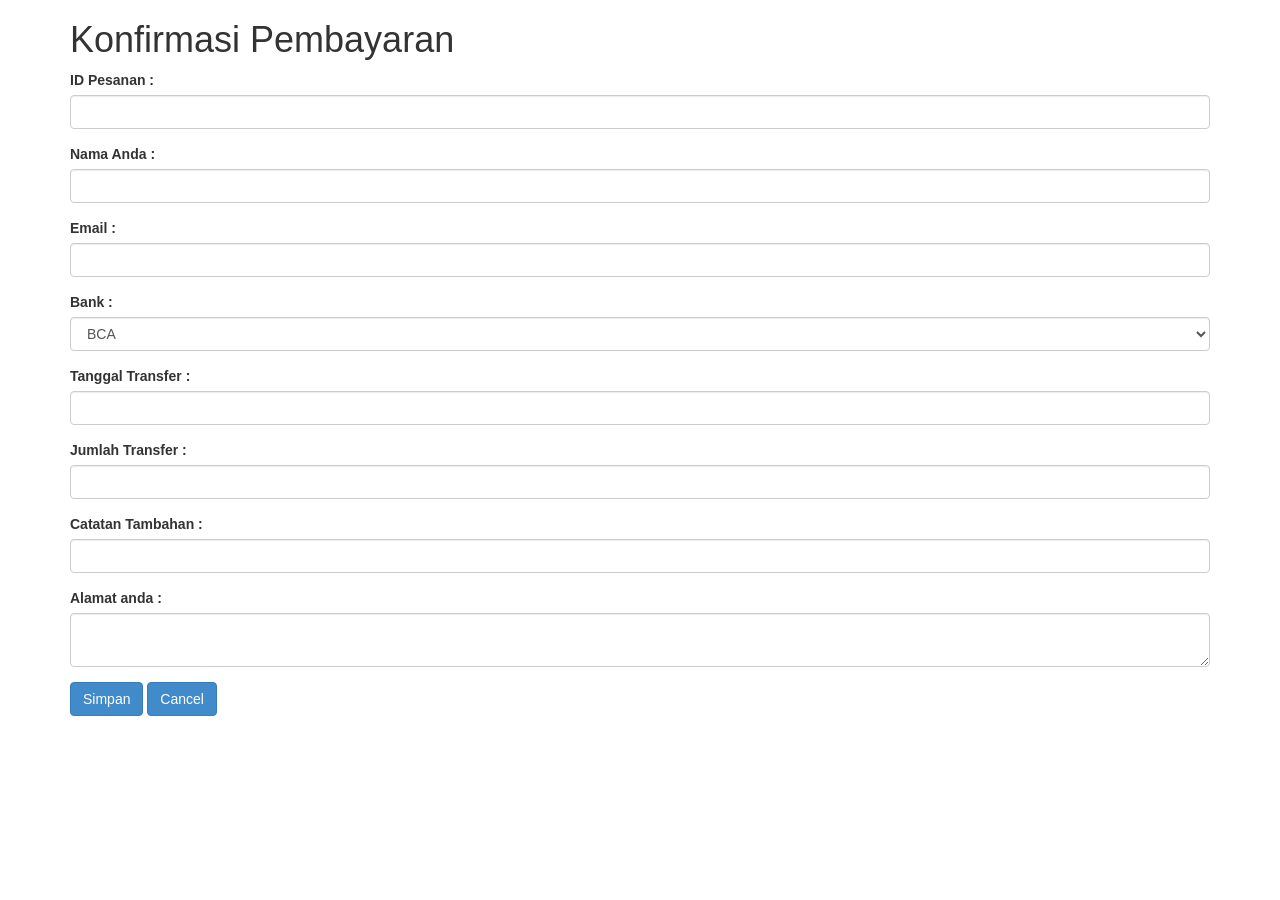
<file: checkout.html>
<!DOCTYPE html>
<html lang="en">
<head>
  <meta charset="UTF-8">
  <meta name="viewport" content="width=device-width, initial-scale=1.0">
  <meta http-equiv="X-UA-Compatible" content="ie=edge">
  <link href="css/bootstrap.min.css" rel="stylesheet">
  <title>Checkout</title>
</head>
<body>
  <div class="container">
      <h1>Konfirmasi Pembayaran</h1>
      <form>
        <div class="form-group">
          <label for="nama">ID Pesanan :</label>
          <input type="text" class="form-control">
        </div>
        <div class="form-group">
          <label for="nama">Nama Anda :</label>
          <input type="text" class="form-control">
        </div>
        <div class="form-group">
          <label for="nama">Email :</label>
          <input type="text" class="form-control">
        </div>
        <div class="form-group">
          <label for="jk">Bank :</label>
          <select class="form-control" id="jk">
            <option>BCA</option>
            <option>BNI</option>
            <option>BRI</option>
          </select>
        </div>
        <div class="form-group">
          <label for="nama">Tanggal Transfer :</label>
          <input type="text" class="form-control">
        </div>
        <div class="form-group">
          <label for="nama">Jumlah Transfer :</label>
          <input type="text" class="form-control">
        </div>
        <div class="form-group">
          <label for="nama">Catatan Tambahan :</label>
          <input type="text" class="form-control">
        </div>
        <div class="form-group">
          <label for="alamat">Alamat anda :</label>
          <textarea type="text" class="form-control" id="alamat"></textarea>
        </div>
        <button type="submit" class="btn btn-primary">Simpan</button>
        <a href="/index.html" class="btn btn-primary"> Cancel </a>
      </form>
  </div>
</body>
</html>
</file>
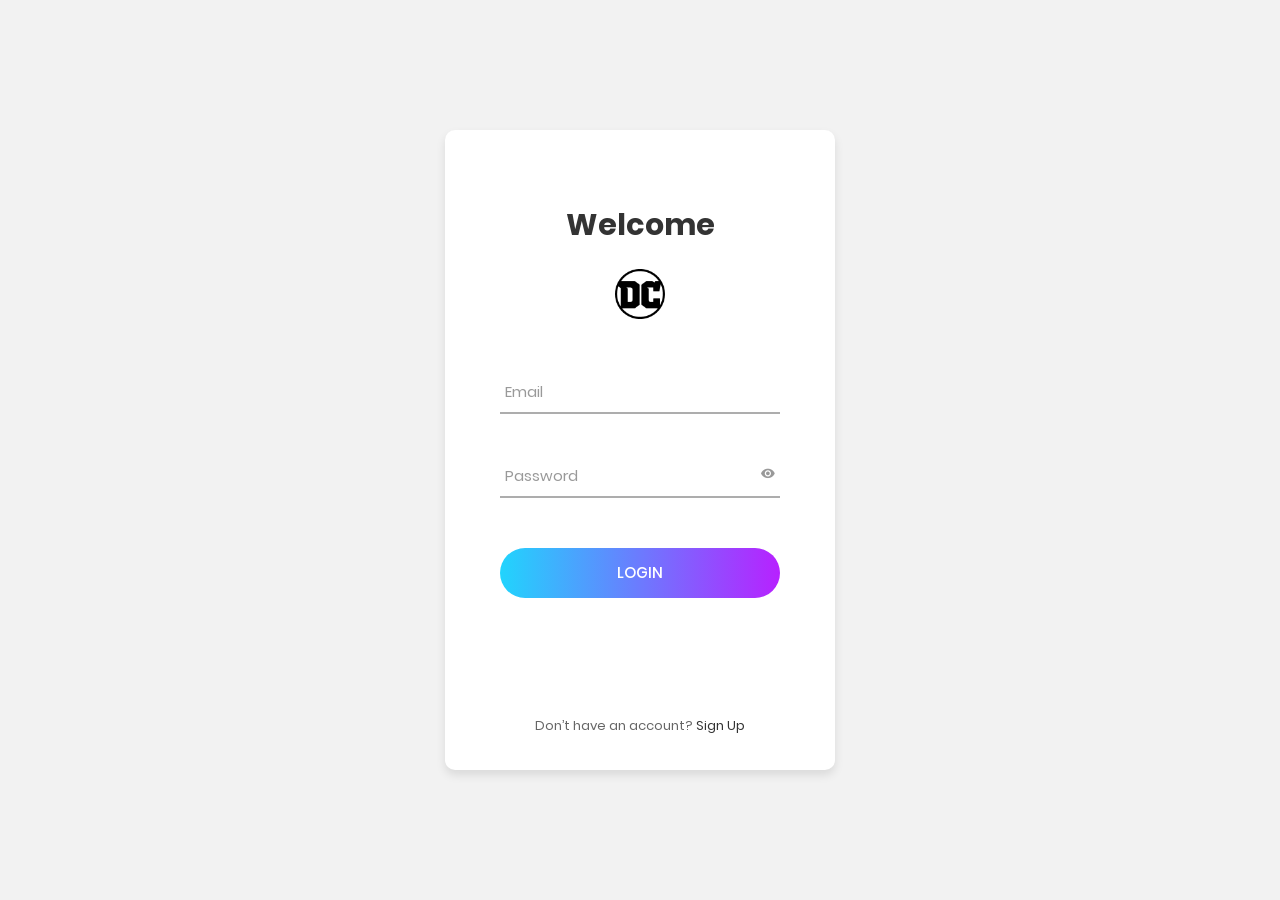
<file: login.html>
<!DOCTYPE html>
<html lang="en">
<head>
	<title>Login V2</title>
	<meta charset="UTF-8">
	<meta name="viewport" content="width=device-width, initial-scale=1">
<!--===============================================================================================-->	
	<link rel="icon" type="image/png" href="images/icons/favicon.ico"/>
<!--===============================================================================================-->
	<link rel="stylesheet" type="text/css" href="vendor/bootstrap/css/bootstrap.min.css">
<!--===============================================================================================-->
	<link rel="stylesheet" type="text/css" href="fonts/font-awesome-4.7.0/css/font-awesome.min.css">
<!--===============================================================================================-->
	<link rel="stylesheet" type="text/css" href="fonts/iconic/css/material-design-iconic-font.min.css">
<!--===============================================================================================-->
	<link rel="stylesheet" type="text/css" href="vendor/animate/animate.css">
<!--===============================================================================================-->	
	<link rel="stylesheet" type="text/css" href="vendor/css-hamburgers/hamburgers.min.css">
<!--===============================================================================================-->
	<link rel="stylesheet" type="text/css" href="vendor/animsition/css/animsition.min.css">
<!--===============================================================================================-->
	<link rel="stylesheet" type="text/css" href="vendor/select2/select2.min.css">
<!--===============================================================================================-->	
	<link rel="stylesheet" type="text/css" href="vendor/daterangepicker/daterangepicker.css">
<!--===============================================================================================-->
	<link rel="stylesheet" type="text/css" href="css/util.css">
	<link rel="stylesheet" type="text/css" href="css/main.css">
<!--===============================================================================================-->
</head>
<body>
	
	<div class="limiter">
		<div class="container-login100">
			<div class="wrap-login100">
				<form class="login100-form validate-form">
					<span class="login100-form-title p-b-26">
						Welcome
					</span>
					<span class="login100-form-title p-b-48">
            <!-- ini logo dc -->
						<div>
              <a href="index.html">
                <img style="width: 50px;" src="images/home/dcstore.png" alt="" />
              </a>
            </div>
					</span>

					<div class="wrap-input100 validate-input" data-validate = "Valid email is: a@b.c">
						<input class="input100" type="text" name="email">
						<span class="focus-input100" data-placeholder="Email"></span>
					</div>

					<div class="wrap-input100 validate-input" data-validate="Enter password">
						<span class="btn-show-pass">
							<i class="zmdi zmdi-eye"></i>
						</span>
						<input class="input100" type="password" name="pass">
						<span class="focus-input100" data-placeholder="Password"></span>
					</div>

					<div class="container-login100-form-btn">
						<div class="wrap-login100-form-btn">
							<div class="login100-form-bgbtn"></div>
							<button class="login100-form-btn">
								Login
							</button>
						</div>
					</div>

					<div class="text-center p-t-115">
						<span class="txt1">
							Don’t have an account?
						</span>

						<a class="txt2" href="/register.html">
							Sign Up
						</a>
					</div>
				</form>
			</div>
		</div>
	</div>
	

	<div id="dropDownSelect1"></div>
	
<!--===============================================================================================-->
	<script src="vendor/jquery/jquery-3.2.1.min.js"></script>
<!--===============================================================================================-->
	<script src="vendor/animsition/js/animsition.min.js"></script>
<!--===============================================================================================-->
	<script src="vendor/bootstrap/js/popper.js"></script>
	<script src="vendor/bootstrap/js/bootstrap.min.js"></script>
<!--===============================================================================================-->
	<script src="vendor/select2/select2.min.js"></script>
<!--===============================================================================================-->
	<script src="vendor/daterangepicker/moment.min.js"></script>
	<script src="vendor/daterangepicker/daterangepicker.js"></script>
<!--===============================================================================================-->
	<script src="vendor/countdowntime/countdowntime.js"></script>
<!--===============================================================================================-->
	<script src="js/main.js"></script>

</body>
</html>
</file>
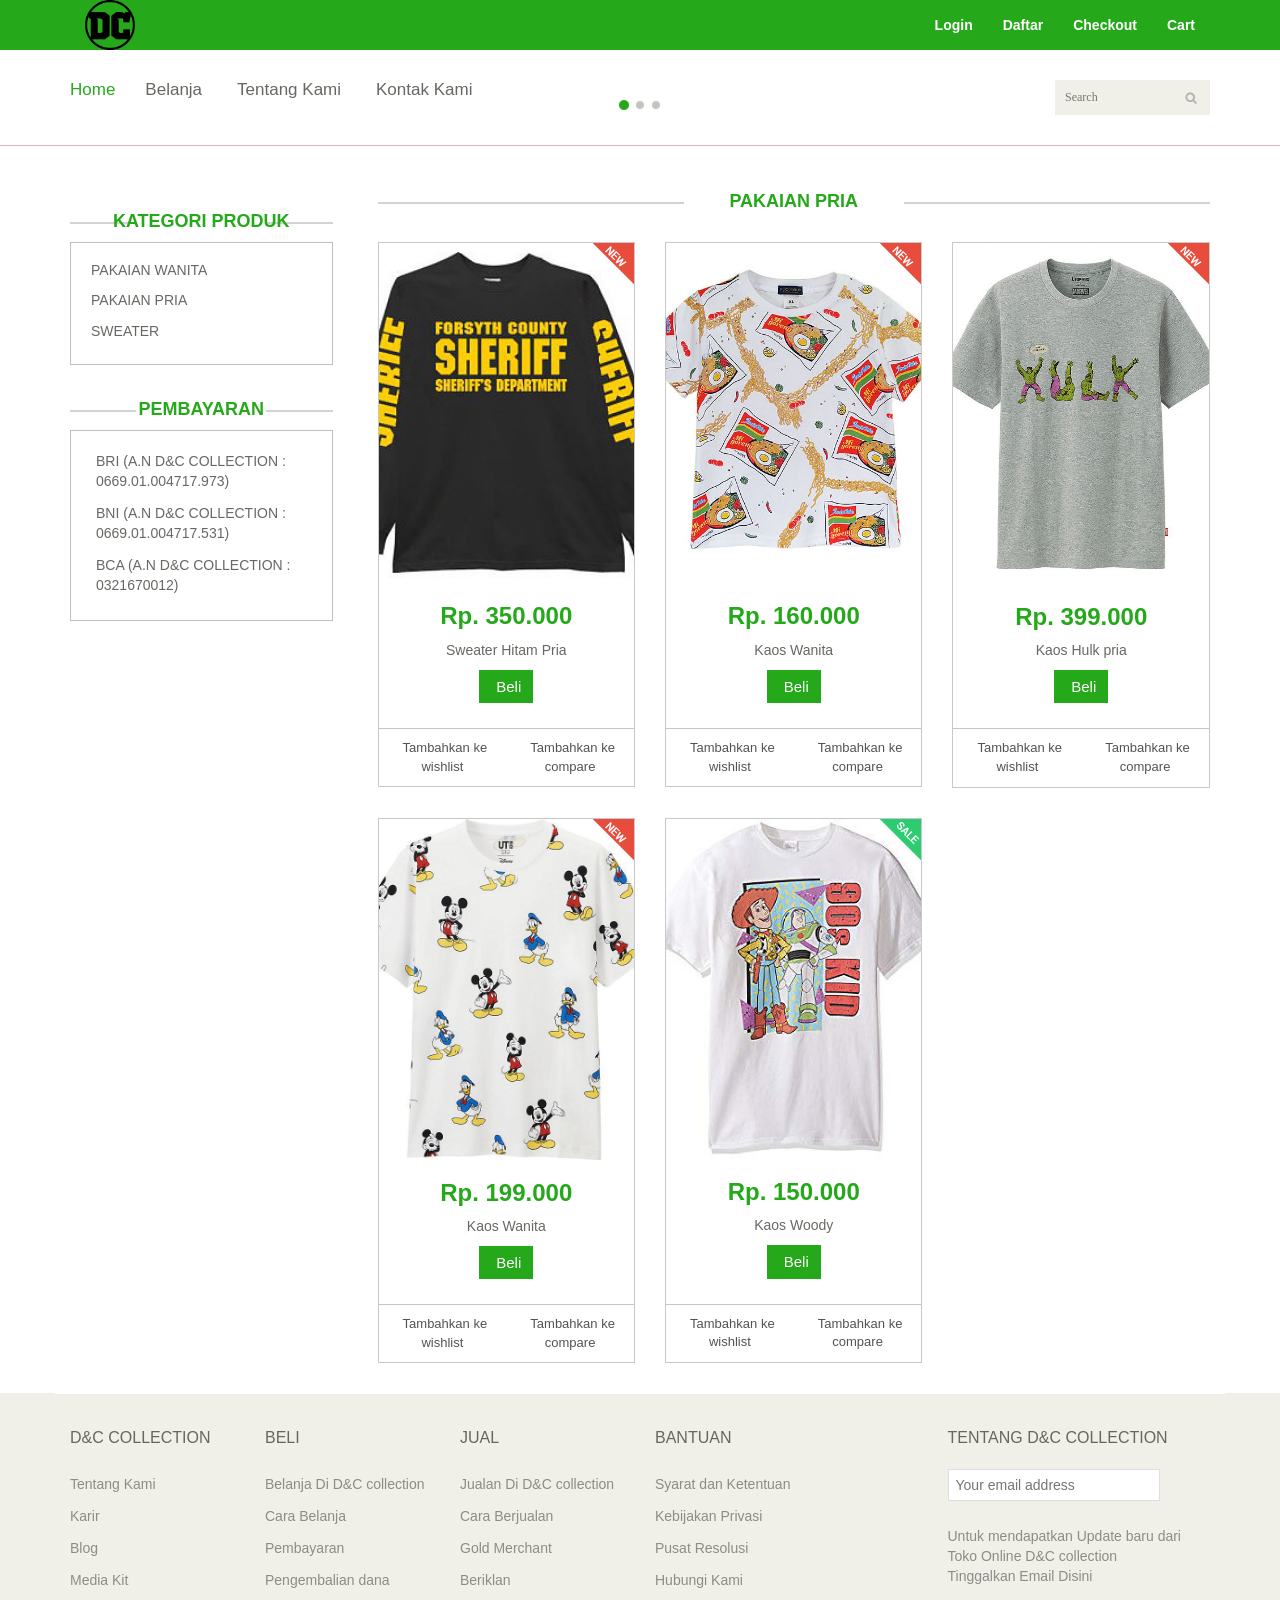
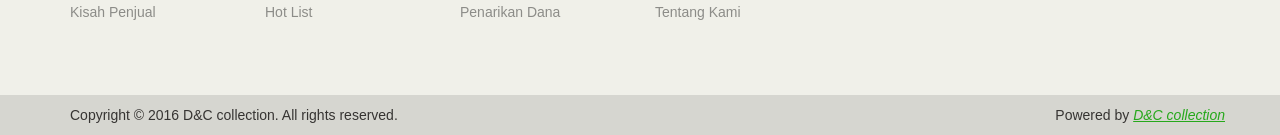
<file: pakaian-pria.html>
<html>
<head>
    <title>D&C collection</title>
    <link href="css/bootstrap.min.css" rel="stylesheet">
	<link href="css/style.css" rel="stylesheet">
	
</head><!--/head-->
<body>
	<header id="header"><!--header-->
		<div class="header_top"><!--header_top-->
			<div class="container">
				<div class="row">
					<div class="col-sm-8">
						<div class="contactinfo">
							<div class="col-sm-4">
								<div class="logo pull-left">
									<a href="index.html"><img style="width: 50px;" src="images/home/dcstore.png" alt="" /></a>
								</div>
							</div>
							<ul class="nav navbar-nav">
								<li><a href="#"><i class="fa fa-user"></i> Login</a></li>
								<li><a href="#"><i class="fa fa-star"></i> Daftar</a></li>
								<li><a href="#"><i class="fa fa-crosshairs"></i> Checkout</a></li>
								<li><a href="#"><i class="fa fa-shopping-cart"></i> Cart</a></li>
							</ul>
						</div>
					</div>
					
				</div>
			</div>
		</div><!--/header_top-->
		<div class="header-bottom"><!--header-bottom-->
			<div class="container">
				<div class="row">
					<div class="col-sm-9">
						<div class="navbar-header">
							<button type="button" class="navbar-toggle" data-toggle="collapse" data-target=".navbar-collapse">
								<span class="sr-only">Toggle navigation</span>
								<span class="icon-bar"></span>
								<span class="icon-bar"></span>
								<span class="icon-bar"></span>
							</button>
						</div>
						<div class="mainmenu pull-left">
							<ul class="nav navbar-nav collapse navbar-collapse">
								<li><a href="index.html" class="active">Home</a></li>
								<li class="dropdown"><a href="#">Belanja<i class="fa fa-angle-down"></i></a>
                                    <ul role="menu" class="sub-menu">
                                        <li><a href="shop.html">Baju</a></li>
										<li><a href="product-details.html">Celana</a></li> 
										<li><a href="checkout.html">Jaket</a></li> 
										<li><a href="cart.html">Sandal</a></li> 
										<li><a href="login.html">Sepatu</a></li> 
                                    </ul>
                                </li> 
								<li class="dropdown"><a href="#">Tentang Kami<i class="fa fa-angle-down"></i></a>
                                    <ul role="menu" class="sub-menu">
                                        <li><a href="blog.html">D&C collection</a></li>
										<li><a href="blog-single.html">Cara Belanja</a></li>
										<li><a href="blog-single.html">Cara Pembayaran</a></li>
                                    </ul>
                                </li> 
								<li><a href="contact-us.html">Kontak Kami</a></li>
							</ul>
						</div>
					</div>
					<div class="col-sm-3">
						<div class="search_box pull-right">
							<input type="text" placeholder="Search"/>
						</div>
					</div>
				</div>
			</div>
		</div><!--/header-bottom-->
	</header><!--/header-->
	
	<section id="slider"><!--slider-->
		<div class="container">
			<div class="row">
				<div class="col-sm-12">
					<div id="slider-carousel" class="carousel slide" data-ride="carousel">
						<ol class="carousel-indicators">
							<li data-target="#slider-carousel" data-slide-to="0" class="active"></li>
							<li data-target="#slider-carousel" data-slide-to="1"></li>
							<li data-target="#slider-carousel" data-slide-to="2"></li>
						</ol>
<!-- 						
						<div class="carousel-inner">
							<div class="item active">
								<div class="col-sm-6">
									<img src="images/home/girl1.jpg" class="girl img-responsive" alt="" />
									<img src="images/home/pricing.png"  class="pricing" alt="" />
								</div>
								<div class="col-sm-6">
									<h1><span>New</span>Produk</h1>
									<h2>Berbagai Promo Baju Terbaru</h2>
									<p>Terdapat baju dengan merek ternama dan cukup terkenal, Kami menyipakan dengan berbagai potongan harga dan diskon besar-besaran</p>
									<button type="button" class="btn btn-default get">Belanja</button>
								</div>
								
							</div>		
						</div> -->
						
						<a href="#slider-carousel" class="left control-carousel hidden-xs" data-slide="prev">
							<i class="fa fa-angle-left"></i>
						</a>
						<a href="#slider-carousel" class="right control-carousel hidden-xs" data-slide="next">
							<i class="fa fa-angle-right"></i>
						</a>
					</div>
					
				</div>
			</div>
		</div>
	</section><!--/slider-->
	
	<section>
		<div class="container">
			<div class="row">
				<div class="col-sm-3">
					<div class="left-sidebar">
						<h2>Kategori Produk</h2>
						<div class="panel-group category-products" id="accordian"><!--category-productsr-->
							<div class="panel panel-default">
								<div class="panel-heading">
									<h4 class="panel-title">
										<a data-toggle="collapse" data-parent="#accordian" href="/pakaian-wanita.html">
											<span class="badge pull-right"><i class="fa fa-plus"></i></span>
											Pakaian Wanita
										</a>
									</h4>
								</div>
							</div>
							<div class="panel panel-default">
								<div class="panel-heading">
									<h4 class="panel-title">
										<a data-toggle="collapse" data-parent="#accordian" href="/pakaian-pria.html">
											<span class="badge pull-right"><i class="fa fa-plus"></i></span>
											Pakaian Pria
										</a>
									</h4>
								</div>
							</div>
							
							<div class="panel panel-default">
								<div class="panel-heading">
									<h4 class="panel-title"><a href="#">Sweater</a></h4>
								</div>
							</div>
						</div><!--/category-products-->
						
						<div class="brands_products"><!--brands_products-->
							<h2>Pembayaran</h2>
							<div class="brands-name">
								<ul class="nav nav-pills nav-stacked">
									<li><a href="#">BRI (a.n D&C collection  : 0669.01.004717.973)</a></li>
									<li><a href="#"> BNI (a.n D&C collection  : 0669.01.004717.531)</a></li>
									<li><a href="#"> BCA (a.n D&C collection : 0321670012)</a></li>
								</ul>
							</div>
						</div><!--/brands_products-->

					
					</div>
				</div>
				<!-- pakaian list -->
				<div class="col-sm-9 padding-right">
					<div class="features_items"><!--features_items-->
						<h2 class="title text-center">Pakaian pria</h2>
						<div class="col-sm-4">
							<div class="product-image-wrapper">
								<div class="single-products">
									<div class="productinfo text-center">
										<img src="images/home/jaket2.jpg" alt="" />
										<h2>Rp. 350.000</h2>
										<p>Sweater Hitam Pria</p>
										<a href="#" class="btn btn-default add-to-cart"><i class="fa fa-shopping-cart"></i>Beli</a>
									</div>
									<img src="images/home/new.png" class="new" alt="" />
								</div>
								<div class="choose">
									<ul class="nav nav-pills nav-justified">
										<li><a href="#"><i class="fa fa-plus-square"></i>Tambahkan ke wishlist</a></li>
										<li><a href="#"><i class="fa fa-plus-square"></i>Tambahkan ke compare</a></li>
									</ul>
								</div>
							</div>
						</div>
						<div class="col-sm-4">
							<div class="product-image-wrapper">
								<div class="single-products">
									<div class="productinfo text-center">
										<img src="images/home/woman2.jpg" alt="" />
										    <h2>Rp. 160.000</h2>
											<p>Kaos Wanita</p>
										<a href="#" class="btn btn-default add-to-cart"><i class="fa fa-shopping-cart"></i>Beli</a>
									</div>
									<img src="images/home/new.png" class="new" alt="" />
								</div>
								<div class="choose">
									<ul class="nav nav-pills nav-justified">
										<li><a href="#"><i class="fa fa-plus-square"></i>Tambahkan ke wishlist</a></li>
										<li><a href="#"><i class="fa fa-plus-square"></i>Tambahkan ke compare</a></li>
									</ul>
								</div>
							</div>
						</div>
						<div class="col-sm-4">
							<div class="product-image-wrapper">
								<div class="single-products">
									<div class="productinfo text-center">
										<img src="images/home/man3.jpg" alt="" />
										    <h2>Rp. 399.000</h2>
											<p>Kaos Hulk pria</p>
										<a href="#" class="btn btn-default add-to-cart"><i class="fa fa-shopping-cart"></i>Beli</a>
									</div>
									<img src="images/home/new.png" class="new" alt="" />
								</div>
								<div class="choose">
									<ul class="nav nav-pills nav-justified">
										<li><a href="#"><i class="fa fa-plus-square"></i>Tambahkan ke wishlist</a></li>
										<li><a href="#"><i class="fa fa-plus-square"></i>Tambahkan ke compare</a></li>
									</ul>
								</div>
							</div>
						</div>
						<div class="col-sm-4">
							<div class="product-image-wrapper">
								<div class="single-products">
									<div class="productinfo text-center">
										<img src="images/home/woman1.jpg" alt="" />
										<h2>Rp. 199.000</h2>
											<p>Kaos Wanita</p>
										<a href="#" class="btn btn-default add-to-cart"><i class="fa fa-shopping-cart"></i>Beli</a>
									</div>
									<img src="images/home/new.png" class="new" alt="" />
								</div>
								<div class="choose">
									<ul class="nav nav-pills nav-justified">
										<li><a href="#"><i class="fa fa-plus-square"></i>Tambahkan ke wishlist</a></li>
										<li><a href="#"><i class="fa fa-plus-square"></i>Tambahkan ke compare</a></li>
									</ul>
								</div>
							</div>
						</div>
						<div class="col-sm-4">
							<div class="product-image-wrapper">
								<div class="single-products">
									<div class="productinfo text-center">
										<img src="images/home/woman3.jpg" alt="" />
										<h2>Rp. 150.000</h2>
											<p>Kaos Woody</p>
										<a href="#" class="btn btn-default add-to-cart"><i class="fa fa-shopping-cart"></i>Beli</a>
									</div>
									<img src="images/home/sale.png" class="new" alt="" />
								</div>
								<div class="choose">
									<ul class="nav nav-pills nav-justified">
										<li><a href="#"><i class="fa fa-plus-square"></i>Tambahkan ke wishlist</a></li>
										<li><a href="#"><i class="fa fa-plus-square"></i>Tambahkan ke compare</a></li>
									</ul>
								</div>
							</div>
						</div>
            <!-- end of pakaian list -->
				</div>
			</div>
		</div>
	</section>
	
	<footer id="footer"><!--Footer-->
			<div class="footer-widget">
			<div class="container">
				<div class="row">
					<div class="col-sm-2">
						<div class="single-widget">
							<h2>D&C collection</h2>
							<ul class="nav nav-pills nav-stacked">
								<li><a href="#">Tentang Kami</a></li>
								<li><a href="#">Karir</a></li>
								<li><a href="#">Blog</a></li>
								<li><a href="#">Media Kit</a></li>
								<li><a href="#">Kisah Penjual</a></li>
							</ul>
						</div>
					</div>
					<div class="col-sm-2">
						<div class="single-widget">
							<h2>Beli</h2>
							<ul class="nav nav-pills nav-stacked">
								<li><a href="#">Belanja Di D&C collection</a></li>
								<li><a href="#">Cara Belanja</a></li>
								<li><a href="#">Pembayaran</a></li>
								<li><a href="#">Pengembalian dana</a></li>
								<li><a href="#">Hot List</a></li>
							</ul>
						</div>
					</div>
					<div class="col-sm-2">
						<div class="single-widget">
							<h2>Jual</h2>
							<ul class="nav nav-pills nav-stacked">
								<li><a href="#">Jualan Di D&C collection</a></li>
								<li><a href="#">Cara Berjualan</a></li>
								<li><a href="#">Gold Merchant</a></li>
								<li><a href="#">Beriklan</a></li>
								<li><a href="#">Penarikan Dana</a></li>
							</ul>
						</div>
					</div>
					<div class="col-sm-2">
						<div class="single-widget">
							<h2>Bantuan</h2>
							<ul class="nav nav-pills nav-stacked">
								<li><a href="#">Syarat dan Ketentuan</a></li>
								<li><a href="#">Kebijakan Privasi</a></li>
								<li><a href="#">Pusat Resolusi</a></li>
								<li><a href="#">Hubungi Kami</a></li>
								<li><a href="#">Tentang Kami</a></li>
							</ul>
						</div>
					</div>
					<div class="col-sm-3 col-sm-offset-1">
						<div class="single-widget">
							<h2>Tentang D&C collection</h2>
							<form action="#" class="searchform">
								<input type="text" placeholder="Your email address" />
								<button type="submit" class="btn btn-default"><i class="fa fa-arrow-circle-o-right"></i></button>
								<p>Untuk mendapatkan Update baru dari Toko Online D&C collection<br />Tinggalkan Email Disini</p>
							</form>
						</div>
					</div>
					
				</div>
			</div>
		</div>
		
		<div class="footer-bottom">
			<div class="container">
				<div class="row">
					<p class="pull-left">Copyright &copy;  2016 D&C collection. All rights reserved.</p>
					<p class="pull-right">Powered by <span><a target="_blank" href="https://dcstore998.wixsite.com/dcstore">D&C collection</a></span></p>
				</div>
			</div>
		</div>
		
	</footer><!--/Footer-->
</body>
</html>
</file>
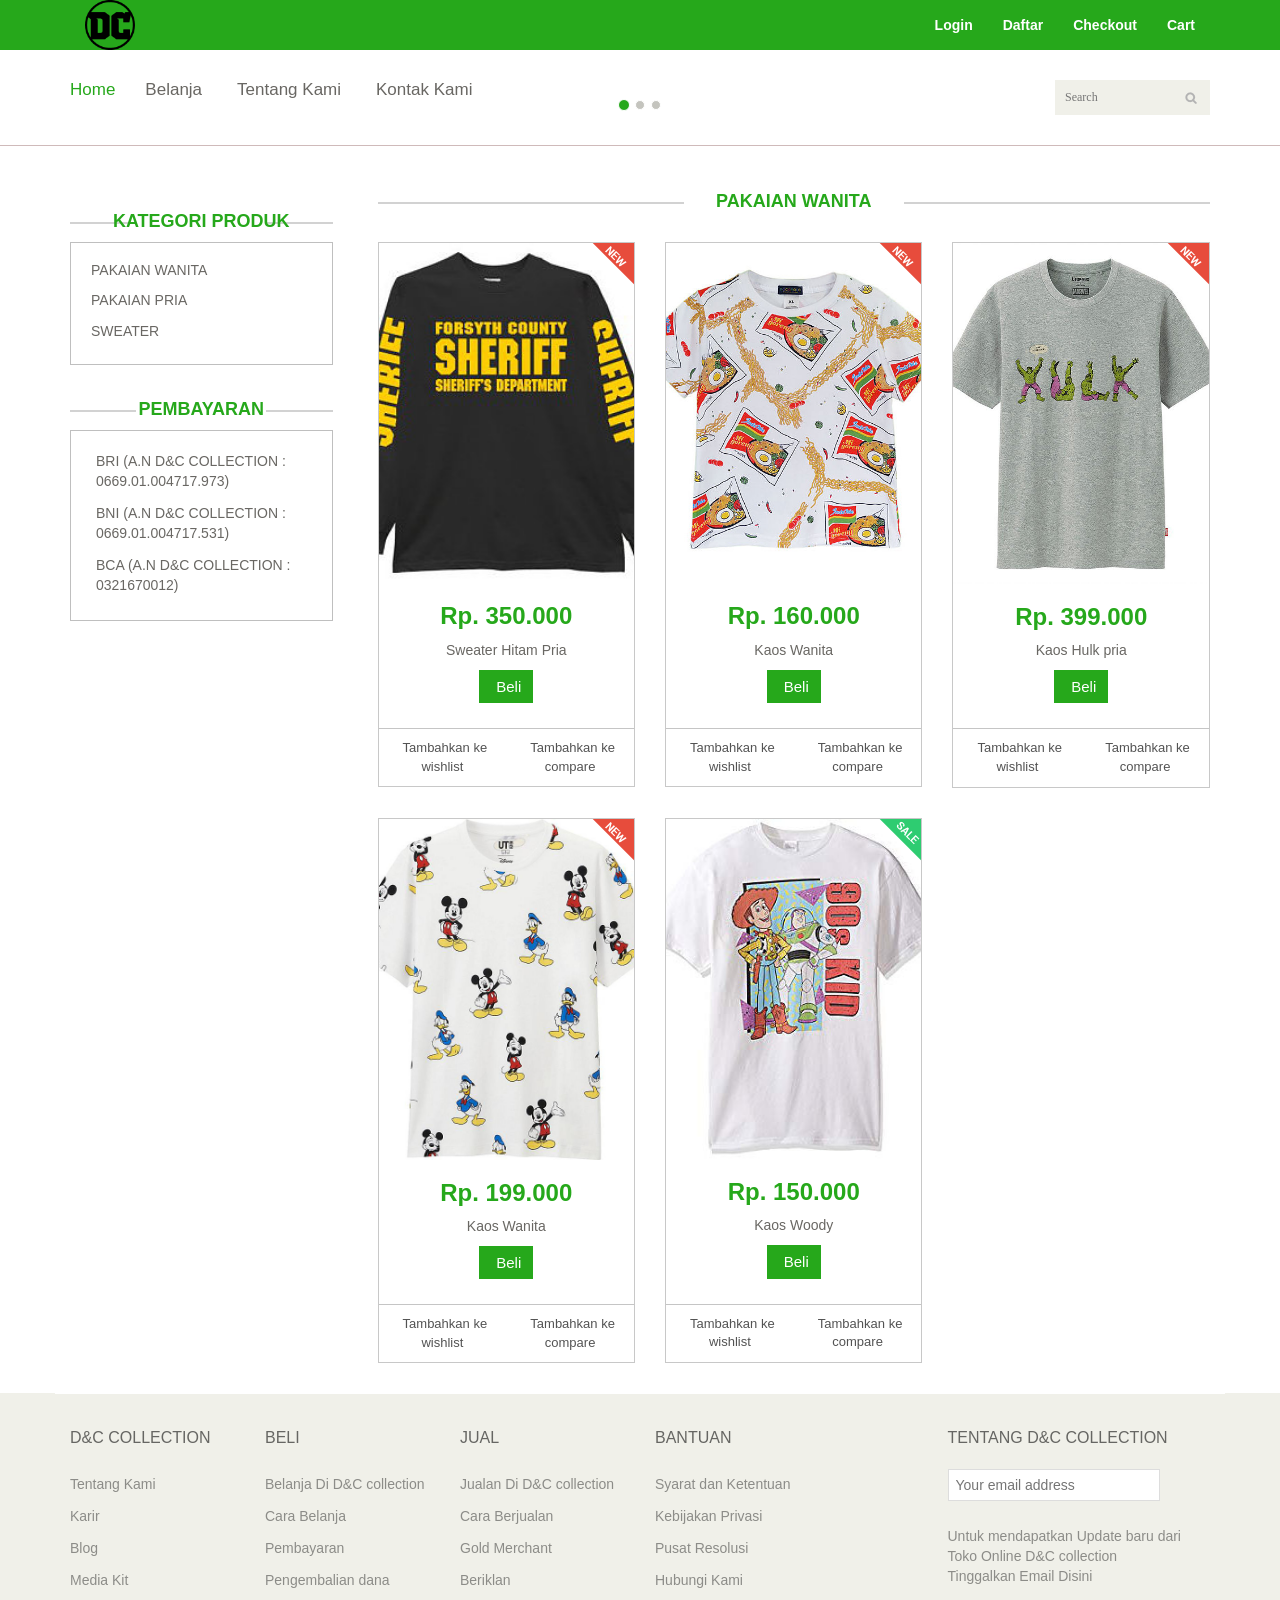
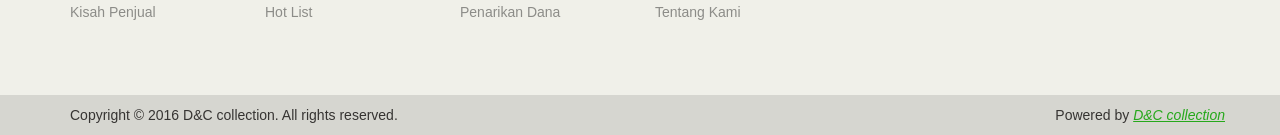
<file: pakaian-wanita.html>
<html>
<head>
    <title>D&C collection</title>
    <link href="css/bootstrap.min.css" rel="stylesheet">
	<link href="css/style.css" rel="stylesheet">
	
</head><!--/head-->
<body>
	<header id="header"><!--header-->
		<div class="header_top"><!--header_top-->
			<div class="container">
				<div class="row">
					<div class="col-sm-8">
						<div class="contactinfo">
							<div class="col-sm-4">
								<div class="logo pull-left">
									<a href="index.html"><img style="width: 50px;" src="images/home/dcstore.png" alt="" /></a>
								</div>
							</div>
							<ul class="nav navbar-nav">
								<li><a href="#"><i class="fa fa-user"></i> Login</a></li>
								<li><a href="#"><i class="fa fa-star"></i> Daftar</a></li>
								<li><a href="#"><i class="fa fa-crosshairs"></i> Checkout</a></li>
								<li><a href="#"><i class="fa fa-shopping-cart"></i> Cart</a></li>
							</ul>
						</div>
					</div>
					
				</div>
			</div>
		</div><!--/header_top-->
		<div class="header-bottom"><!--header-bottom-->
			<div class="container">
				<div class="row">
					<div class="col-sm-9">
						<div class="navbar-header">
							<button type="button" class="navbar-toggle" data-toggle="collapse" data-target=".navbar-collapse">
								<span class="sr-only">Toggle navigation</span>
								<span class="icon-bar"></span>
								<span class="icon-bar"></span>
								<span class="icon-bar"></span>
							</button>
						</div>
						<div class="mainmenu pull-left">
							<ul class="nav navbar-nav collapse navbar-collapse">
								<li><a href="index.html" class="active">Home</a></li>
								<li class="dropdown"><a href="#">Belanja<i class="fa fa-angle-down"></i></a>
                                    <ul role="menu" class="sub-menu">
                                        <li><a href="shop.html">Baju</a></li>
										<li><a href="product-details.html">Celana</a></li> 
										<li><a href="checkout.html">Jaket</a></li> 
										<li><a href="cart.html">Sandal</a></li> 
										<li><a href="login.html">Sepatu</a></li> 
                                    </ul>
                                </li> 
								<li class="dropdown"><a href="#">Tentang Kami<i class="fa fa-angle-down"></i></a>
                                    <ul role="menu" class="sub-menu">
                                        <li><a href="blog.html">D&C collection</a></li>
										<li><a href="blog-single.html">Cara Belanja</a></li>
										<li><a href="blog-single.html">Cara Pembayaran</a></li>
                                    </ul>
                                </li> 
								<li><a href="contact-us.html">Kontak Kami</a></li>
							</ul>
						</div>
					</div>
					<div class="col-sm-3">
						<div class="search_box pull-right">
							<input type="text" placeholder="Search"/>
						</div>
					</div>
				</div>
			</div>
		</div><!--/header-bottom-->
	</header><!--/header-->
	
	<section id="slider"><!--slider-->
		<div class="container">
			<div class="row">
				<div class="col-sm-12">
					<div id="slider-carousel" class="carousel slide" data-ride="carousel">
						<ol class="carousel-indicators">
							<li data-target="#slider-carousel" data-slide-to="0" class="active"></li>
							<li data-target="#slider-carousel" data-slide-to="1"></li>
							<li data-target="#slider-carousel" data-slide-to="2"></li>
						</ol>
						
						<!-- <div class="carousel-inner">
							<div class="item active">
								<div class="col-sm-6">
									<img src="images/home/girl1.jpg" class="girl img-responsive" alt="" />
									<img src="images/home/pricing.png"  class="pricing" alt="" />
								</div>
								<div class="col-sm-6">
									<h1><span>New</span>Produk</h1>
									<h2>Berbagai Promo Baju Terbaru</h2>
									<p>Terdapat baju dengan merek ternama dan cukup terkenal, Kami menyipakan dengan berbagai potongan harga dan diskon besar-besaran</p>
									<button type="button" class="btn btn-default get">Belanja</button>
								</div>
								
							</div>		
						</div> -->
						
						<a href="#slider-carousel" class="left control-carousel hidden-xs" data-slide="prev">
							<i class="fa fa-angle-left"></i>
						</a>
						<a href="#slider-carousel" class="right control-carousel hidden-xs" data-slide="next">
							<i class="fa fa-angle-right"></i>
						</a>
					</div>
					
				</div>
			</div>
		</div>
	</section><!--/slider-->
	
	<section>
		<div class="container">
			<div class="row">
				<div class="col-sm-3">
					<div class="left-sidebar">
						<h2>Kategori Produk</h2>
						<div class="panel-group category-products" id="accordian"><!--category-productsr-->
							<div class="panel panel-default">
								<div class="panel-heading">
									<h4 class="panel-title">
										<a data-toggle="collapse" data-parent="#accordian" href="/pakaian-wanita.html">
											<span class="badge pull-right"><i class="fa fa-plus"></i></span>
											Pakaian Wanita
										</a>
									</h4>
								</div>
							</div>
							<div class="panel panel-default">
								<div class="panel-heading">
									<h4 class="panel-title">
										<a data-toggle="collapse" data-parent="#accordian" href="/pakaian-pria.html">
											<span class="badge pull-right"><i class="fa fa-plus"></i></span>
											Pakaian Pria
										</a>
									</h4>
								</div>
							</div>
							
							<div class="panel panel-default">
								<div class="panel-heading">
									<h4 class="panel-title"><a href="#">Sweater</a></h4>
								</div>
							</div>
						</div><!--/category-products-->
						
						<div class="brands_products"><!--brands_products-->
							<h2>Pembayaran</h2>
							<div class="brands-name">
								<ul class="nav nav-pills nav-stacked">
									<li><a href="#">BRI (a.n D&C collection  : 0669.01.004717.973)</a></li>
									<li><a href="#"> BNI (a.n D&C collection  : 0669.01.004717.531)</a></li>
									<li><a href="#"> BCA (a.n D&C collection : 0321670012)</a></li>
								</ul>
							</div>
						</div><!--/brands_products-->

					
					</div>
				</div>
				<!-- pakaian list -->
				<div class="col-sm-9 padding-right">
					<div class="features_items"><!--features_items-->
						<h2 class="title text-center">Pakaian Wanita</h2>
						<div class="col-sm-4">
							<div class="product-image-wrapper">
								<div class="single-products">
									<div class="productinfo text-center">
										<img src="images/home/jaket2.jpg" alt="" />
										<h2>Rp. 350.000</h2>
										<p>Sweater Hitam Pria</p>
										<a href="#" class="btn btn-default add-to-cart"><i class="fa fa-shopping-cart"></i>Beli</a>
									</div>
									<img src="images/home/new.png" class="new" alt="" />
								</div>
								<div class="choose">
									<ul class="nav nav-pills nav-justified">
										<li><a href="#"><i class="fa fa-plus-square"></i>Tambahkan ke wishlist</a></li>
										<li><a href="#"><i class="fa fa-plus-square"></i>Tambahkan ke compare</a></li>
									</ul>
								</div>
							</div>
						</div>
						<div class="col-sm-4">
							<div class="product-image-wrapper">
								<div class="single-products">
									<div class="productinfo text-center">
										<img src="images/home/woman2.jpg" alt="" />
										    <h2>Rp. 160.000</h2>
											<p>Kaos Wanita</p>
										<a href="#" class="btn btn-default add-to-cart"><i class="fa fa-shopping-cart"></i>Beli</a>
									</div>
									<img src="images/home/new.png" class="new" alt="" />
								</div>
								<div class="choose">
									<ul class="nav nav-pills nav-justified">
										<li><a href="#"><i class="fa fa-plus-square"></i>Tambahkan ke wishlist</a></li>
										<li><a href="#"><i class="fa fa-plus-square"></i>Tambahkan ke compare</a></li>
									</ul>
								</div>
							</div>
						</div>
						<div class="col-sm-4">
							<div class="product-image-wrapper">
								<div class="single-products">
									<div class="productinfo text-center">
										<img src="images/home/man3.jpg" alt="" />
										    <h2>Rp. 399.000</h2>
											<p>Kaos Hulk pria</p>
										<a href="#" class="btn btn-default add-to-cart"><i class="fa fa-shopping-cart"></i>Beli</a>
									</div>
									<img src="images/home/new.png" class="new" alt="" />
								</div>
								<div class="choose">
									<ul class="nav nav-pills nav-justified">
										<li><a href="#"><i class="fa fa-plus-square"></i>Tambahkan ke wishlist</a></li>
										<li><a href="#"><i class="fa fa-plus-square"></i>Tambahkan ke compare</a></li>
									</ul>
								</div>
							</div>
						</div>
						<div class="col-sm-4">
							<div class="product-image-wrapper">
								<div class="single-products">
									<div class="productinfo text-center">
										<img src="images/home/woman1.jpg" alt="" />
										<h2>Rp. 199.000</h2>
											<p>Kaos Wanita</p>
										<a href="#" class="btn btn-default add-to-cart"><i class="fa fa-shopping-cart"></i>Beli</a>
									</div>
									<img src="images/home/new.png" class="new" alt="" />
								</div>
								<div class="choose">
									<ul class="nav nav-pills nav-justified">
										<li><a href="#"><i class="fa fa-plus-square"></i>Tambahkan ke wishlist</a></li>
										<li><a href="#"><i class="fa fa-plus-square"></i>Tambahkan ke compare</a></li>
									</ul>
								</div>
							</div>
						</div>
						<div class="col-sm-4">
							<div class="product-image-wrapper">
								<div class="single-products">
									<div class="productinfo text-center">
										<img src="images/home/woman3.jpg" alt="" />
										<h2>Rp. 150.000</h2>
											<p>Kaos Woody</p>
										<a href="#" class="btn btn-default add-to-cart"><i class="fa fa-shopping-cart"></i>Beli</a>
									</div>
									<img src="images/home/sale.png" class="new" alt="" />
								</div>
								<div class="choose">
									<ul class="nav nav-pills nav-justified">
										<li><a href="#"><i class="fa fa-plus-square"></i>Tambahkan ke wishlist</a></li>
										<li><a href="#"><i class="fa fa-plus-square"></i>Tambahkan ke compare</a></li>
									</ul>
								</div>
							</div>
						</div>
            <!-- end of pakaian list -->
				</div>
			</div>
		</div>
	</section>
	
	<footer id="footer"><!--Footer-->
			<div class="footer-widget">
			<div class="container">
				<div class="row">
					<div class="col-sm-2">
						<div class="single-widget">
							<h2>D&C collection</h2>
							<ul class="nav nav-pills nav-stacked">
								<li><a href="#">Tentang Kami</a></li>
								<li><a href="#">Karir</a></li>
								<li><a href="#">Blog</a></li>
								<li><a href="#">Media Kit</a></li>
								<li><a href="#">Kisah Penjual</a></li>
							</ul>
						</div>
					</div>
					<div class="col-sm-2">
						<div class="single-widget">
							<h2>Beli</h2>
							<ul class="nav nav-pills nav-stacked">
								<li><a href="#">Belanja Di D&C collection</a></li>
								<li><a href="#">Cara Belanja</a></li>
								<li><a href="#">Pembayaran</a></li>
								<li><a href="#">Pengembalian dana</a></li>
								<li><a href="#">Hot List</a></li>
							</ul>
						</div>
					</div>
					<div class="col-sm-2">
						<div class="single-widget">
							<h2>Jual</h2>
							<ul class="nav nav-pills nav-stacked">
								<li><a href="#">Jualan Di D&C collection</a></li>
								<li><a href="#">Cara Berjualan</a></li>
								<li><a href="#">Gold Merchant</a></li>
								<li><a href="#">Beriklan</a></li>
								<li><a href="#">Penarikan Dana</a></li>
							</ul>
						</div>
					</div>
					<div class="col-sm-2">
						<div class="single-widget">
							<h2>Bantuan</h2>
							<ul class="nav nav-pills nav-stacked">
								<li><a href="#">Syarat dan Ketentuan</a></li>
								<li><a href="#">Kebijakan Privasi</a></li>
								<li><a href="#">Pusat Resolusi</a></li>
								<li><a href="#">Hubungi Kami</a></li>
								<li><a href="#">Tentang Kami</a></li>
							</ul>
						</div>
					</div>
					<div class="col-sm-3 col-sm-offset-1">
						<div class="single-widget">
							<h2>Tentang D&C collection</h2>
							<form action="#" class="searchform">
								<input type="text" placeholder="Your email address" />
								<button type="submit" class="btn btn-default"><i class="fa fa-arrow-circle-o-right"></i></button>
								<p>Untuk mendapatkan Update baru dari Toko Online D&C collection<br />Tinggalkan Email Disini</p>
							</form>
						</div>
					</div>
					
				</div>
			</div>
		</div>
		
		<div class="footer-bottom">
			<div class="container">
				<div class="row">
					<p class="pull-left">Copyright &copy;  2016 D&C collection. All rights reserved.</p>
					<p class="pull-right">Powered by <span><a target="_blank" href="https://dcstore998.wixsite.com/dcstore">D&C collection</a></span></p>
				</div>
			</div>
		</div>
		
	</footer><!--/Footer-->
</body>
</html>
</file>
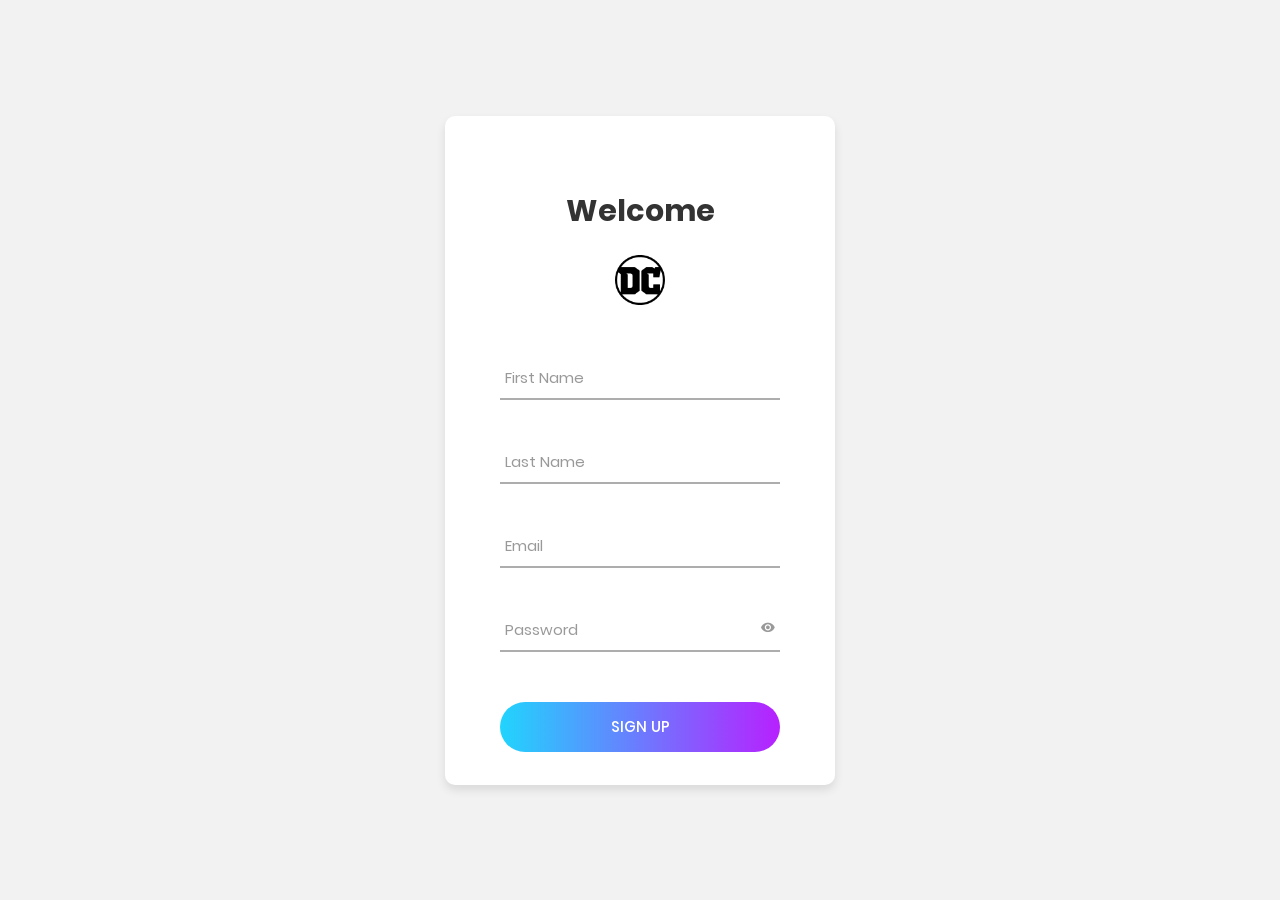
<file: register.html>
<!DOCTYPE html>
<html lang="en">
<head>
	<title>Login V2</title>
	<meta charset="UTF-8">
	<meta name="viewport" content="width=device-width, initial-scale=1">
<!--===============================================================================================-->	
	<link rel="icon" type="image/png" href="images/icons/favicon.ico"/>
<!--===============================================================================================-->
	<link rel="stylesheet" type="text/css" href="vendor/bootstrap/css/bootstrap.min.css">
<!--===============================================================================================-->
	<link rel="stylesheet" type="text/css" href="fonts/font-awesome-4.7.0/css/font-awesome.min.css">
<!--===============================================================================================-->
	<link rel="stylesheet" type="text/css" href="fonts/iconic/css/material-design-iconic-font.min.css">
<!--===============================================================================================-->
	<link rel="stylesheet" type="text/css" href="vendor/animate/animate.css">
<!--===============================================================================================-->	
	<link rel="stylesheet" type="text/css" href="vendor/css-hamburgers/hamburgers.min.css">
<!--===============================================================================================-->
	<link rel="stylesheet" type="text/css" href="vendor/animsition/css/animsition.min.css">
<!--===============================================================================================-->
	<link rel="stylesheet" type="text/css" href="vendor/select2/select2.min.css">
<!--===============================================================================================-->	
	<link rel="stylesheet" type="text/css" href="vendor/daterangepicker/daterangepicker.css">
<!--===============================================================================================-->
	<link rel="stylesheet" type="text/css" href="css/util.css">
	<link rel="stylesheet" type="text/css" href="css/main.css">
<!--===============================================================================================-->
</head>
<body>
	
	<div class="limiter">
		<div class="container-login100">
			<div class="wrap-login100">
				<form class="login100-form validate-form">
					<span class="login100-form-title p-b-26">
						Welcome
					</span>
					<span class="login100-form-title p-b-48">
            <!-- ini logo dc -->
						<div>
              <a href="index.html">
                <img style="width: 50px;" src="images/home/dcstore.png" alt="" />
              </a>
            </div>
          </span>
          
          <div class="wrap-input100 validate-input">
            <input class="input100" type="text" name="FirstName">
            <span class="focus-input100" data-placeholder="First Name"></span>
          </div>
          
          <div class="wrap-input100 validate-input">
            <input class="input100" type="text" name="LastName">
            <span class="focus-input100" data-placeholder="Last Name"></span>
          </div>

					<div class="wrap-input100 validate-input" data-validate = "Valid email is: a@b.c">
						<input class="input100" type="text" name="email">
						<span class="focus-input100" data-placeholder="Email"></span>
					</div>

					<div class="wrap-input100 validate-input" data-validate="Enter password">
						<span class="btn-show-pass">
							<i class="zmdi zmdi-eye"></i>
						</span>
						<input class="input100" type="password" name="pass">
						<span class="focus-input100" data-placeholder="Password"></span>
          </div>
          

					<div class="container-login100-form-btn">
						<div class="wrap-login100-form-btn">
							<div class="login100-form-bgbtn"></div>
							<button class="login100-form-btn">
								Sign Up
							</button>
						</div>
					</div>
				</form>
			</div>
		</div>
	</div>
	

	<div id="dropDownSelect1"></div>
	
<!--===============================================================================================-->
	<script src="vendor/jquery/jquery-3.2.1.min.js"></script>
<!--===============================================================================================-->
	<script src="vendor/animsition/js/animsition.min.js"></script>
<!--===============================================================================================-->
	<script src="vendor/bootstrap/js/popper.js"></script>
	<script src="vendor/bootstrap/js/bootstrap.min.js"></script>
<!--===============================================================================================-->
	<script src="vendor/select2/select2.min.js"></script>
<!--===============================================================================================-->
	<script src="vendor/daterangepicker/moment.min.js"></script>
	<script src="vendor/daterangepicker/daterangepicker.js"></script>
<!--===============================================================================================-->
	<script src="vendor/countdowntime/countdowntime.js"></script>
<!--===============================================================================================-->
	<script src="js/main.js"></script>

</body>
</html>
</file>
<file: vendor/daterangepicker/daterangepicker.css>
.daterangepicker {
  position: absolute;
  color: inherit;
  background-color: #fff;
  border-radius: 4px;
  width: 278px;
  padding: 4px;
  margin-top: 1px;
  top: 100px;
  left: 20px;
  /* Calendars */ }
  .daterangepicker:before, .daterangepicker:after {
    position: absolute;
    display: inline-block;
    border-bottom-color: rgba(0, 0, 0, 0.2);
    content: ''; }
  .daterangepicker:before {
    top: -7px;
    border-right: 7px solid transparent;
    border-left: 7px solid transparent;
    border-bottom: 7px solid #ccc; }
  .daterangepicker:after {
    top: -6px;
    border-right: 6px solid transparent;
    border-bottom: 6px solid #fff;
    border-left: 6px solid transparent; }
  .daterangepicker.opensleft:before {
    right: 9px; }
  .daterangepicker.opensleft:after {
    right: 10px; }
  .daterangepicker.openscenter:before {
    left: 0;
    right: 0;
    width: 0;
    margin-left: auto;
    margin-right: auto; }
  .daterangepicker.openscenter:after {
    left: 0;
    right: 0;
    width: 0;
    margin-left: auto;
    margin-right: auto; }
  .daterangepicker.opensright:before {
    left: 9px; }
  .daterangepicker.opensright:after {
    left: 10px; }
  .daterangepicker.dropup {
    margin-top: -5px; }
    .daterangepicker.dropup:before {
      top: initial;
      bottom: -7px;
      border-bottom: initial;
      border-top: 7px solid #ccc; }
    .daterangepicker.dropup:after {
      top: initial;
      bottom: -6px;
      border-bottom: initial;
      border-top: 6px solid #fff; }
  .daterangepicker.dropdown-menu {
    max-width: none;
    z-index: 3001; }
  .daterangepicker.single .ranges, .daterangepicker.single .calendar {
    float: none; }
  .daterangepicker.show-calendar .calendar {
    display: block; }
  .daterangepicker .calendar {
    display: none;
    max-width: 270px;
    margin: 4px; }
    .daterangepicker .calendar.single .calendar-table {
      border: none; }
    .daterangepicker .calendar th, .daterangepicker .calendar td {
      white-space: nowrap;
      text-align: center;
      min-width: 32px; }
  .daterangepicker .calendar-table {
    border: 1px solid #fff;
    padding: 4px;
    border-radius: 4px;
    background-color: #fff; }
  .daterangepicker table {
    width: 100%;
    margin: 0; }
  .daterangepicker td, .daterangepicker th {
    text-align: center;
    width: 20px;
    height: 20px;
    border-radius: 4px;
    border: 1px solid transparent;
    white-space: nowrap;
    cursor: pointer; }
    .daterangepicker td.available:hover, .daterangepicker th.available:hover {
      background-color: #eee;
      border-color: transparent;
      color: inherit; }
    .daterangepicker td.week, .daterangepicker th.week {
      font-size: 80%;
      color: #ccc; }
  .daterangepicker td.off, .daterangepicker td.off.in-range, .daterangepicker td.off.start-date, .daterangepicker td.off.end-date {
    background-color: #fff;
    border-color: transparent;
    color: #999; }
  .daterangepicker td.in-range {
    background-color: #ebf4f8;
    border-color: transparent;
    color: #000;
    border-radius: 0; }
  .daterangepicker td.start-date {
    border-radius: 4px 0 0 4px; }
  .daterangepicker td.end-date {
    border-radius: 0 4px 4px 0; }
  .daterangepicker td.start-date.end-date {
    border-radius: 4px; }
  .daterangepicker td.active, .daterangepicker td.active:hover {
    background-color: #357ebd;
    border-color: transparent;
    color: #fff; }
  .daterangepicker th.month {
    width: auto; }
  .daterangepicker td.disabled, .daterangepicker option.disabled {
    color: #999;
    cursor: not-allowed;
    text-decoration: line-through; }
  .daterangepicker select.monthselect, .daterangepicker select.yearselect {
    font-size: 12px;
    padding: 1px;
    height: auto;
    margin: 0;
    cursor: default; }
  .daterangepicker select.monthselect {
    margin-right: 2%;
    width: 56%; }
  .daterangepicker select.yearselect {
    width: 40%; }
  .daterangepicker select.hourselect, .daterangepicker select.minuteselect, .daterangepicker select.secondselect, .daterangepicker select.ampmselect {
    width: 50px;
    margin-bottom: 0; }
  .daterangepicker .input-mini {
    border: 1px solid #ccc;
    border-radius: 4px;
    color: #555;
    height: 30px;
    line-height: 30px;
    display: block;
    vertical-align: middle;
    margin: 0 0 5px 0;
    padding: 0 6px 0 28px;
    width: 100%; }
    .daterangepicker .input-mini.active {
      border: 1px solid #08c;
      border-radius: 4px; }
  .daterangepicker .daterangepicker_input {
    position: relative; }
    .daterangepicker .daterangepicker_input i {
      position: absolute;
      left: 8px;
      top: 8px; }
  .daterangepicker.rtl .input-mini {
    padding-right: 28px;
    padding-left: 6px; }
  .daterangepicker.rtl .daterangepicker_input i {
    left: auto;
    right: 8px; }
  .daterangepicker .calendar-time {
    text-align: center;
    margin: 5px auto;
    line-height: 30px;
    position: relative;
    padding-left: 28px; }
    .daterangepicker .calendar-time select.disabled {
      color: #ccc;
      cursor: not-allowed; }

.ranges {
  font-size: 11px;
  float: none;
  margin: 4px;
  text-align: left; }
  .ranges ul {
    list-style: none;
    margin: 0 auto;
    padding: 0;
    width: 100%; }
  .ranges li {
    font-size: 13px;
    background-color: #f5f5f5;
    border: 1px solid #f5f5f5;
    border-radius: 4px;
    color: #08c;
    padding: 3px 12px;
    margin-bottom: 8px;
    cursor: pointer; }
    .ranges li:hover {
      background-color: #08c;
      border: 1px solid #08c;
      color: #fff; }
    .ranges li.active {
      background-color: #08c;
      border: 1px solid #08c;
      color: #fff; }

/*  Larger Screen Styling */
@media (min-width: 564px) {
  .daterangepicker {
    width: auto; }
    .daterangepicker .ranges ul {
      width: 160px; }
    .daterangepicker.single .ranges ul {
      width: 100%; }
    .daterangepicker.single .calendar.left {
      clear: none; }
    .daterangepicker.single.ltr .ranges, .daterangepicker.single.ltr .calendar {
      float: left; }
    .daterangepicker.single.rtl .ranges, .daterangepicker.single.rtl .calendar {
      float: right; }
    .daterangepicker.ltr {
      direction: ltr;
      text-align: left; }
      .daterangepicker.ltr .calendar.left {
        clear: left;
        margin-right: 0; }
        .daterangepicker.ltr .calendar.left .calendar-table {
          border-right: none;
          border-top-right-radius: 0;
          border-bottom-right-radius: 0; }
      .daterangepicker.ltr .calendar.right {
        margin-left: 0; }
        .daterangepicker.ltr .calendar.right .calendar-table {
          border-left: none;
          border-top-left-radius: 0;
          border-bottom-left-radius: 0; }
      .daterangepicker.ltr .left .daterangepicker_input {
        padding-right: 12px; }
      .daterangepicker.ltr .calendar.left .calendar-table {
        padding-right: 12px; }
      .daterangepicker.ltr .ranges, .daterangepicker.ltr .calendar {
        float: left; }
    .daterangepicker.rtl {
      direction: rtl;
      text-align: right; }
      .daterangepicker.rtl .calendar.left {
        clear: right;
        margin-left: 0; }
        .daterangepicker.rtl .calendar.left .calendar-table {
          border-left: none;
          border-top-left-radius: 0;
          border-bottom-left-radius: 0; }
      .daterangepicker.rtl .calendar.right {
        margin-right: 0; }
        .daterangepicker.rtl .calendar.right .calendar-table {
          border-right: none;
          border-top-right-radius: 0;
          border-bottom-right-radius: 0; }
      .daterangepicker.rtl .left .daterangepicker_input {
        padding-left: 12px; }
      .daterangepicker.rtl .calendar.left .calendar-table {
        padding-left: 12px; }
      .daterangepicker.rtl .ranges, .daterangepicker.rtl .calendar {
        text-align: right;
        float: right; } }
@media (min-width: 730px) {
  .daterangepicker .ranges {
    width: auto; }
  .daterangepicker.ltr .ranges {
    float: left; }
  .daterangepicker.rtl .ranges {
    float: right; }
  .daterangepicker .calendar.left {
    clear: none !important; } }
</file>
<file: css/util.css>
/*[ FONT SIZE ]
///////////////////////////////////////////////////////////
*/
.fs-1 {font-size: 1px;}
.fs-2 {font-size: 2px;}
.fs-3 {font-size: 3px;}
.fs-4 {font-size: 4px;}
.fs-5 {font-size: 5px;}
.fs-6 {font-size: 6px;}
.fs-7 {font-size: 7px;}
.fs-8 {font-size: 8px;}
.fs-9 {font-size: 9px;}
.fs-10 {font-size: 10px;}
.fs-11 {font-size: 11px;}
.fs-12 {font-size: 12px;}
.fs-13 {font-size: 13px;}
.fs-14 {font-size: 14px;}
.fs-15 {font-size: 15px;}
.fs-16 {font-size: 16px;}
.fs-17 {font-size: 17px;}
.fs-18 {font-size: 18px;}
.fs-19 {font-size: 19px;}
.fs-20 {font-size: 20px;}
.fs-21 {font-size: 21px;}
.fs-22 {font-size: 22px;}
.fs-23 {font-size: 23px;}
.fs-24 {font-size: 24px;}
.fs-25 {font-size: 25px;}
.fs-26 {font-size: 26px;}
.fs-27 {font-size: 27px;}
.fs-28 {font-size: 28px;}
.fs-29 {font-size: 29px;}
.fs-30 {font-size: 30px;}
.fs-31 {font-size: 31px;}
.fs-32 {font-size: 32px;}
.fs-33 {font-size: 33px;}
.fs-34 {font-size: 34px;}
.fs-35 {font-size: 35px;}
.fs-36 {font-size: 36px;}
.fs-37 {font-size: 37px;}
.fs-38 {font-size: 38px;}
.fs-39 {font-size: 39px;}
.fs-40 {font-size: 40px;}
.fs-41 {font-size: 41px;}
.fs-42 {font-size: 42px;}
.fs-43 {font-size: 43px;}
.fs-44 {font-size: 44px;}
.fs-45 {font-size: 45px;}
.fs-46 {font-size: 46px;}
.fs-47 {font-size: 47px;}
.fs-48 {font-size: 48px;}
.fs-49 {font-size: 49px;}
.fs-50 {font-size: 50px;}
.fs-51 {font-size: 51px;}
.fs-52 {font-size: 52px;}
.fs-53 {font-size: 53px;}
.fs-54 {font-size: 54px;}
.fs-55 {font-size: 55px;}
.fs-56 {font-size: 56px;}
.fs-57 {font-size: 57px;}
.fs-58 {font-size: 58px;}
.fs-59 {font-size: 59px;}
.fs-60 {font-size: 60px;}
.fs-61 {font-size: 61px;}
.fs-62 {font-size: 62px;}
.fs-63 {font-size: 63px;}
.fs-64 {font-size: 64px;}
.fs-65 {font-size: 65px;}
.fs-66 {font-size: 66px;}
.fs-67 {font-size: 67px;}
.fs-68 {font-size: 68px;}
.fs-69 {font-size: 69px;}
.fs-70 {font-size: 70px;}
.fs-71 {font-size: 71px;}
.fs-72 {font-size: 72px;}
.fs-73 {font-size: 73px;}
.fs-74 {font-size: 74px;}
.fs-75 {font-size: 75px;}
.fs-76 {font-size: 76px;}
.fs-77 {font-size: 77px;}
.fs-78 {font-size: 78px;}
.fs-79 {font-size: 79px;}
.fs-80 {font-size: 80px;}
.fs-81 {font-size: 81px;}
.fs-82 {font-size: 82px;}
.fs-83 {font-size: 83px;}
.fs-84 {font-size: 84px;}
.fs-85 {font-size: 85px;}
.fs-86 {font-size: 86px;}
.fs-87 {font-size: 87px;}
.fs-88 {font-size: 88px;}
.fs-89 {font-size: 89px;}
.fs-90 {font-size: 90px;}
.fs-91 {font-size: 91px;}
.fs-92 {font-size: 92px;}
.fs-93 {font-size: 93px;}
.fs-94 {font-size: 94px;}
.fs-95 {font-size: 95px;}
.fs-96 {font-size: 96px;}
.fs-97 {font-size: 97px;}
.fs-98 {font-size: 98px;}
.fs-99 {font-size: 99px;}
.fs-100 {font-size: 100px;}
.fs-101 {font-size: 101px;}
.fs-102 {font-size: 102px;}
.fs-103 {font-size: 103px;}
.fs-104 {font-size: 104px;}
.fs-105 {font-size: 105px;}
.fs-106 {font-size: 106px;}
.fs-107 {font-size: 107px;}
.fs-108 {font-size: 108px;}
.fs-109 {font-size: 109px;}
.fs-110 {font-size: 110px;}
.fs-111 {font-size: 111px;}
.fs-112 {font-size: 112px;}
.fs-113 {font-size: 113px;}
.fs-114 {font-size: 114px;}
.fs-115 {font-size: 115px;}
.fs-116 {font-size: 116px;}
.fs-117 {font-size: 117px;}
.fs-118 {font-size: 118px;}
.fs-119 {font-size: 119px;}
.fs-120 {font-size: 120px;}
.fs-121 {font-size: 121px;}
.fs-122 {font-size: 122px;}
.fs-123 {font-size: 123px;}
.fs-124 {font-size: 124px;}
.fs-125 {font-size: 125px;}
.fs-126 {font-size: 126px;}
.fs-127 {font-size: 127px;}
.fs-128 {font-size: 128px;}
.fs-129 {font-size: 129px;}
.fs-130 {font-size: 130px;}
.fs-131 {font-size: 131px;}
.fs-132 {font-size: 132px;}
.fs-133 {font-size: 133px;}
.fs-134 {font-size: 134px;}
.fs-135 {font-size: 135px;}
.fs-136 {font-size: 136px;}
.fs-137 {font-size: 137px;}
.fs-138 {font-size: 138px;}
.fs-139 {font-size: 139px;}
.fs-140 {font-size: 140px;}
.fs-141 {font-size: 141px;}
.fs-142 {font-size: 142px;}
.fs-143 {font-size: 143px;}
.fs-144 {font-size: 144px;}
.fs-145 {font-size: 145px;}
.fs-146 {font-size: 146px;}
.fs-147 {font-size: 147px;}
.fs-148 {font-size: 148px;}
.fs-149 {font-size: 149px;}
.fs-150 {font-size: 150px;}
.fs-151 {font-size: 151px;}
.fs-152 {font-size: 152px;}
.fs-153 {font-size: 153px;}
.fs-154 {font-size: 154px;}
.fs-155 {font-size: 155px;}
.fs-156 {font-size: 156px;}
.fs-157 {font-size: 157px;}
.fs-158 {font-size: 158px;}
.fs-159 {font-size: 159px;}
.fs-160 {font-size: 160px;}
.fs-161 {font-size: 161px;}
.fs-162 {font-size: 162px;}
.fs-163 {font-size: 163px;}
.fs-164 {font-size: 164px;}
.fs-165 {font-size: 165px;}
.fs-166 {font-size: 166px;}
.fs-167 {font-size: 167px;}
.fs-168 {font-size: 168px;}
.fs-169 {font-size: 169px;}
.fs-170 {font-size: 170px;}
.fs-171 {font-size: 171px;}
.fs-172 {font-size: 172px;}
.fs-173 {font-size: 173px;}
.fs-174 {font-size: 174px;}
.fs-175 {font-size: 175px;}
.fs-176 {font-size: 176px;}
.fs-177 {font-size: 177px;}
.fs-178 {font-size: 178px;}
.fs-179 {font-size: 179px;}
.fs-180 {font-size: 180px;}
.fs-181 {font-size: 181px;}
.fs-182 {font-size: 182px;}
.fs-183 {font-size: 183px;}
.fs-184 {font-size: 184px;}
.fs-185 {font-size: 185px;}
.fs-186 {font-size: 186px;}
.fs-187 {font-size: 187px;}
.fs-188 {font-size: 188px;}
.fs-189 {font-size: 189px;}
.fs-190 {font-size: 190px;}
.fs-191 {font-size: 191px;}
.fs-192 {font-size: 192px;}
.fs-193 {font-size: 193px;}
.fs-194 {font-size: 194px;}
.fs-195 {font-size: 195px;}
.fs-196 {font-size: 196px;}
.fs-197 {font-size: 197px;}
.fs-198 {font-size: 198px;}
.fs-199 {font-size: 199px;}
.fs-200 {font-size: 200px;}

/*[ PADDING ]
///////////////////////////////////////////////////////////
*/
.p-t-0 {padding-top: 0px;}
.p-t-1 {padding-top: 1px;}
.p-t-2 {padding-top: 2px;}
.p-t-3 {padding-top: 3px;}
.p-t-4 {padding-top: 4px;}
.p-t-5 {padding-top: 5px;}
.p-t-6 {padding-top: 6px;}
.p-t-7 {padding-top: 7px;}
.p-t-8 {padding-top: 8px;}
.p-t-9 {padding-top: 9px;}
.p-t-10 {padding-top: 10px;}
.p-t-11 {padding-top: 11px;}
.p-t-12 {padding-top: 12px;}
.p-t-13 {padding-top: 13px;}
.p-t-14 {padding-top: 14px;}
.p-t-15 {padding-top: 15px;}
.p-t-16 {padding-top: 16px;}
.p-t-17 {padding-top: 17px;}
.p-t-18 {padding-top: 18px;}
.p-t-19 {padding-top: 19px;}
.p-t-20 {padding-top: 20px;}
.p-t-21 {padding-top: 21px;}
.p-t-22 {padding-top: 22px;}
.p-t-23 {padding-top: 23px;}
.p-t-24 {padding-top: 24px;}
.p-t-25 {padding-top: 25px;}
.p-t-26 {padding-top: 26px;}
.p-t-27 {padding-top: 27px;}
.p-t-28 {padding-top: 28px;}
.p-t-29 {padding-top: 29px;}
.p-t-30 {padding-top: 30px;}
.p-t-31 {padding-top: 31px;}
.p-t-32 {padding-top: 32px;}
.p-t-33 {padding-top: 33px;}
.p-t-34 {padding-top: 34px;}
.p-t-35 {padding-top: 35px;}
.p-t-36 {padding-top: 36px;}
.p-t-37 {padding-top: 37px;}
.p-t-38 {padding-top: 38px;}
.p-t-39 {padding-top: 39px;}
.p-t-40 {padding-top: 40px;}
.p-t-41 {padding-top: 41px;}
.p-t-42 {padding-top: 42px;}
.p-t-43 {padding-top: 43px;}
.p-t-44 {padding-top: 44px;}
.p-t-45 {padding-top: 45px;}
.p-t-46 {padding-top: 46px;}
.p-t-47 {padding-top: 47px;}
.p-t-48 {padding-top: 48px;}
.p-t-49 {padding-top: 49px;}
.p-t-50 {padding-top: 50px;}
.p-t-51 {padding-top: 51px;}
.p-t-52 {padding-top: 52px;}
.p-t-53 {padding-top: 53px;}
.p-t-54 {padding-top: 54px;}
.p-t-55 {padding-top: 55px;}
.p-t-56 {padding-top: 56px;}
.p-t-57 {padding-top: 57px;}
.p-t-58 {padding-top: 58px;}
.p-t-59 {padding-top: 59px;}
.p-t-60 {padding-top: 60px;}
.p-t-61 {padding-top: 61px;}
.p-t-62 {padding-top: 62px;}
.p-t-63 {padding-top: 63px;}
.p-t-64 {padding-top: 64px;}
.p-t-65 {padding-top: 65px;}
.p-t-66 {padding-top: 66px;}
.p-t-67 {padding-top: 67px;}
.p-t-68 {padding-top: 68px;}
.p-t-69 {padding-top: 69px;}
.p-t-70 {padding-top: 70px;}
.p-t-71 {padding-top: 71px;}
.p-t-72 {padding-top: 72px;}
.p-t-73 {padding-top: 73px;}
.p-t-74 {padding-top: 74px;}
.p-t-75 {padding-top: 75px;}
.p-t-76 {padding-top: 76px;}
.p-t-77 {padding-top: 77px;}
.p-t-78 {padding-top: 78px;}
.p-t-79 {padding-top: 79px;}
.p-t-80 {padding-top: 80px;}
.p-t-81 {padding-top: 81px;}
.p-t-82 {padding-top: 82px;}
.p-t-83 {padding-top: 83px;}
.p-t-84 {padding-top: 84px;}
.p-t-85 {padding-top: 85px;}
.p-t-86 {padding-top: 86px;}
.p-t-87 {padding-top: 87px;}
.p-t-88 {padding-top: 88px;}
.p-t-89 {padding-top: 89px;}
.p-t-90 {padding-top: 90px;}
.p-t-91 {padding-top: 91px;}
.p-t-92 {padding-top: 92px;}
.p-t-93 {padding-top: 93px;}
.p-t-94 {padding-top: 94px;}
.p-t-95 {padding-top: 95px;}
.p-t-96 {padding-top: 96px;}
.p-t-97 {padding-top: 97px;}
.p-t-98 {padding-top: 98px;}
.p-t-99 {padding-top: 99px;}
.p-t-100 {padding-top: 100px;}
.p-t-101 {padding-top: 101px;}
.p-t-102 {padding-top: 102px;}
.p-t-103 {padding-top: 103px;}
.p-t-104 {padding-top: 104px;}
.p-t-105 {padding-top: 105px;}
.p-t-106 {padding-top: 106px;}
.p-t-107 {padding-top: 107px;}
.p-t-108 {padding-top: 108px;}
.p-t-109 {padding-top: 109px;}
.p-t-110 {padding-top: 110px;}
.p-t-111 {padding-top: 111px;}
.p-t-112 {padding-top: 112px;}
.p-t-113 {padding-top: 113px;}
.p-t-114 {padding-top: 114px;}
.p-t-115 {padding-top: 115px;}
.p-t-116 {padding-top: 116px;}
.p-t-117 {padding-top: 117px;}
.p-t-118 {padding-top: 118px;}
.p-t-119 {padding-top: 119px;}
.p-t-120 {padding-top: 120px;}
.p-t-121 {padding-top: 121px;}
.p-t-122 {padding-top: 122px;}
.p-t-123 {padding-top: 123px;}
.p-t-124 {padding-top: 124px;}
.p-t-125 {padding-top: 125px;}
.p-t-126 {padding-top: 126px;}
.p-t-127 {padding-top: 127px;}
.p-t-128 {padding-top: 128px;}
.p-t-129 {padding-top: 129px;}
.p-t-130 {padding-top: 130px;}
.p-t-131 {padding-top: 131px;}
.p-t-132 {padding-top: 132px;}
.p-t-133 {padding-top: 133px;}
.p-t-134 {padding-top: 134px;}
.p-t-135 {padding-top: 135px;}
.p-t-136 {padding-top: 136px;}
.p-t-137 {padding-top: 137px;}
.p-t-138 {padding-top: 138px;}
.p-t-139 {padding-top: 139px;}
.p-t-140 {padding-top: 140px;}
.p-t-141 {padding-top: 141px;}
.p-t-142 {padding-top: 142px;}
.p-t-143 {padding-top: 143px;}
.p-t-144 {padding-top: 144px;}
.p-t-145 {padding-top: 145px;}
.p-t-146 {padding-top: 146px;}
.p-t-147 {padding-top: 147px;}
.p-t-148 {padding-top: 148px;}
.p-t-149 {padding-top: 149px;}
.p-t-150 {padding-top: 150px;}
.p-t-151 {padding-top: 151px;}
.p-t-152 {padding-top: 152px;}
.p-t-153 {padding-top: 153px;}
.p-t-154 {padding-top: 154px;}
.p-t-155 {padding-top: 155px;}
.p-t-156 {padding-top: 156px;}
.p-t-157 {padding-top: 157px;}
.p-t-158 {padding-top: 158px;}
.p-t-159 {padding-top: 159px;}
.p-t-160 {padding-top: 160px;}
.p-t-161 {padding-top: 161px;}
.p-t-162 {padding-top: 162px;}
.p-t-163 {padding-top: 163px;}
.p-t-164 {padding-top: 164px;}
.p-t-165 {padding-top: 165px;}
.p-t-166 {padding-top: 166px;}
.p-t-167 {padding-top: 167px;}
.p-t-168 {padding-top: 168px;}
.p-t-169 {padding-top: 169px;}
.p-t-170 {padding-top: 170px;}
.p-t-171 {padding-top: 171px;}
.p-t-172 {padding-top: 172px;}
.p-t-173 {padding-top: 173px;}
.p-t-174 {padding-top: 174px;}
.p-t-175 {padding-top: 175px;}
.p-t-176 {padding-top: 176px;}
.p-t-177 {padding-top: 177px;}
.p-t-178 {padding-top: 178px;}
.p-t-179 {padding-top: 179px;}
.p-t-180 {padding-top: 180px;}
.p-t-181 {padding-top: 181px;}
.p-t-182 {padding-top: 182px;}
.p-t-183 {padding-top: 183px;}
.p-t-184 {padding-top: 184px;}
.p-t-185 {padding-top: 185px;}
.p-t-186 {padding-top: 186px;}
.p-t-187 {padding-top: 187px;}
.p-t-188 {padding-top: 188px;}
.p-t-189 {padding-top: 189px;}
.p-t-190 {padding-top: 190px;}
.p-t-191 {padding-top: 191px;}
.p-t-192 {padding-top: 192px;}
.p-t-193 {padding-top: 193px;}
.p-t-194 {padding-top: 194px;}
.p-t-195 {padding-top: 195px;}
.p-t-196 {padding-top: 196px;}
.p-t-197 {padding-top: 197px;}
.p-t-198 {padding-top: 198px;}
.p-t-199 {padding-top: 199px;}
.p-t-200 {padding-top: 200px;}
.p-t-201 {padding-top: 201px;}
.p-t-202 {padding-top: 202px;}
.p-t-203 {padding-top: 203px;}
.p-t-204 {padding-top: 204px;}
.p-t-205 {padding-top: 205px;}
.p-t-206 {padding-top: 206px;}
.p-t-207 {padding-top: 207px;}
.p-t-208 {padding-top: 208px;}
.p-t-209 {padding-top: 209px;}
.p-t-210 {padding-top: 210px;}
.p-t-211 {padding-top: 211px;}
.p-t-212 {padding-top: 212px;}
.p-t-213 {padding-top: 213px;}
.p-t-214 {padding-top: 214px;}
.p-t-215 {padding-top: 215px;}
.p-t-216 {padding-top: 216px;}
.p-t-217 {padding-top: 217px;}
.p-t-218 {padding-top: 218px;}
.p-t-219 {padding-top: 219px;}
.p-t-220 {padding-top: 220px;}
.p-t-221 {padding-top: 221px;}
.p-t-222 {padding-top: 222px;}
.p-t-223 {padding-top: 223px;}
.p-t-224 {padding-top: 224px;}
.p-t-225 {padding-top: 225px;}
.p-t-226 {padding-top: 226px;}
.p-t-227 {padding-top: 227px;}
.p-t-228 {padding-top: 228px;}
.p-t-229 {padding-top: 229px;}
.p-t-230 {padding-top: 230px;}
.p-t-231 {padding-top: 231px;}
.p-t-232 {padding-top: 232px;}
.p-t-233 {padding-top: 233px;}
.p-t-234 {padding-top: 234px;}
.p-t-235 {padding-top: 235px;}
.p-t-236 {padding-top: 236px;}
.p-t-237 {padding-top: 237px;}
.p-t-238 {padding-top: 238px;}
.p-t-239 {padding-top: 239px;}
.p-t-240 {padding-top: 240px;}
.p-t-241 {padding-top: 241px;}
.p-t-242 {padding-top: 242px;}
.p-t-243 {padding-top: 243px;}
.p-t-244 {padding-top: 244px;}
.p-t-245 {padding-top: 245px;}
.p-t-246 {padding-top: 246px;}
.p-t-247 {padding-top: 247px;}
.p-t-248 {padding-top: 248px;}
.p-t-249 {padding-top: 249px;}
.p-t-250 {padding-top: 250px;}
.p-b-0 {padding-bottom: 0px;}
.p-b-1 {padding-bottom: 1px;}
.p-b-2 {padding-bottom: 2px;}
.p-b-3 {padding-bottom: 3px;}
.p-b-4 {padding-bottom: 4px;}
.p-b-5 {padding-bottom: 5px;}
.p-b-6 {padding-bottom: 6px;}
.p-b-7 {padding-bottom: 7px;}
.p-b-8 {padding-bottom: 8px;}
.p-b-9 {padding-bottom: 9px;}
.p-b-10 {padding-bottom: 10px;}
.p-b-11 {padding-bottom: 11px;}
.p-b-12 {padding-bottom: 12px;}
.p-b-13 {padding-bottom: 13px;}
.p-b-14 {padding-bottom: 14px;}
.p-b-15 {padding-bottom: 15px;}
.p-b-16 {padding-bottom: 16px;}
.p-b-17 {padding-bottom: 17px;}
.p-b-18 {padding-bottom: 18px;}
.p-b-19 {padding-bottom: 19px;}
.p-b-20 {padding-bottom: 20px;}
.p-b-21 {padding-bottom: 21px;}
.p-b-22 {padding-bottom: 22px;}
.p-b-23 {padding-bottom: 23px;}
.p-b-24 {padding-bottom: 24px;}
.p-b-25 {padding-bottom: 25px;}
.p-b-26 {padding-bottom: 26px;}
.p-b-27 {padding-bottom: 27px;}
.p-b-28 {padding-bottom: 28px;}
.p-b-29 {padding-bottom: 29px;}
.p-b-30 {padding-bottom: 30px;}
.p-b-31 {padding-bottom: 31px;}
.p-b-32 {padding-bottom: 32px;}
.p-b-33 {padding-bottom: 33px;}
.p-b-34 {padding-bottom: 34px;}
.p-b-35 {padding-bottom: 35px;}
.p-b-36 {padding-bottom: 36px;}
.p-b-37 {padding-bottom: 37px;}
.p-b-38 {padding-bottom: 38px;}
.p-b-39 {padding-bottom: 39px;}
.p-b-40 {padding-bottom: 40px;}
.p-b-41 {padding-bottom: 41px;}
.p-b-42 {padding-bottom: 42px;}
.p-b-43 {padding-bottom: 43px;}
.p-b-44 {padding-bottom: 44px;}
.p-b-45 {padding-bottom: 45px;}
.p-b-46 {padding-bottom: 46px;}
.p-b-47 {padding-bottom: 47px;}
.p-b-48 {padding-bottom: 48px;}
.p-b-49 {padding-bottom: 49px;}
.p-b-50 {padding-bottom: 50px;}
.p-b-51 {padding-bottom: 51px;}
.p-b-52 {padding-bottom: 52px;}
.p-b-53 {padding-bottom: 53px;}
.p-b-54 {padding-bottom: 54px;}
.p-b-55 {padding-bottom: 55px;}
.p-b-56 {padding-bottom: 56px;}
.p-b-57 {padding-bottom: 57px;}
.p-b-58 {padding-bottom: 58px;}
.p-b-59 {padding-bottom: 59px;}
.p-b-60 {padding-bottom: 60px;}
.p-b-61 {padding-bottom: 61px;}
.p-b-62 {padding-bottom: 62px;}
.p-b-63 {padding-bottom: 63px;}
.p-b-64 {padding-bottom: 64px;}
.p-b-65 {padding-bottom: 65px;}
.p-b-66 {padding-bottom: 66px;}
.p-b-67 {padding-bottom: 67px;}
.p-b-68 {padding-bottom: 68px;}
.p-b-69 {padding-bottom: 69px;}
.p-b-70 {padding-bottom: 70px;}
.p-b-71 {padding-bottom: 71px;}
.p-b-72 {padding-bottom: 72px;}
.p-b-73 {padding-bottom: 73px;}
.p-b-74 {padding-bottom: 74px;}
.p-b-75 {padding-bottom: 75px;}
.p-b-76 {padding-bottom: 76px;}
.p-b-77 {padding-bottom: 77px;}
.p-b-78 {padding-bottom: 78px;}
.p-b-79 {padding-bottom: 79px;}
.p-b-80 {padding-bottom: 80px;}
.p-b-81 {padding-bottom: 81px;}
.p-b-82 {padding-bottom: 82px;}
.p-b-83 {padding-bottom: 83px;}
.p-b-84 {padding-bottom: 84px;}
.p-b-85 {padding-bottom: 85px;}
.p-b-86 {padding-bottom: 86px;}
.p-b-87 {padding-bottom: 87px;}
.p-b-88 {padding-bottom: 88px;}
.p-b-89 {padding-bottom: 89px;}
.p-b-90 {padding-bottom: 90px;}
.p-b-91 {padding-bottom: 91px;}
.p-b-92 {padding-bottom: 92px;}
.p-b-93 {padding-bottom: 93px;}
.p-b-94 {padding-bottom: 94px;}
.p-b-95 {padding-bottom: 95px;}
.p-b-96 {padding-bottom: 96px;}
.p-b-97 {padding-bottom: 97px;}
.p-b-98 {padding-bottom: 98px;}
.p-b-99 {padding-bottom: 99px;}
.p-b-100 {padding-bottom: 100px;}
.p-b-101 {padding-bottom: 101px;}
.p-b-102 {padding-bottom: 102px;}
.p-b-103 {padding-bottom: 103px;}
.p-b-104 {padding-bottom: 104px;}
.p-b-105 {padding-bottom: 105px;}
.p-b-106 {padding-bottom: 106px;}
.p-b-107 {padding-bottom: 107px;}
.p-b-108 {padding-bottom: 108px;}
.p-b-109 {padding-bottom: 109px;}
.p-b-110 {padding-bottom: 110px;}
.p-b-111 {padding-bottom: 111px;}
.p-b-112 {padding-bottom: 112px;}
.p-b-113 {padding-bottom: 113px;}
.p-b-114 {padding-bottom: 114px;}
.p-b-115 {padding-bottom: 115px;}
.p-b-116 {padding-bottom: 116px;}
.p-b-117 {padding-bottom: 117px;}
.p-b-118 {padding-bottom: 118px;}
.p-b-119 {padding-bottom: 119px;}
.p-b-120 {padding-bottom: 120px;}
.p-b-121 {padding-bottom: 121px;}
.p-b-122 {padding-bottom: 122px;}
.p-b-123 {padding-bottom: 123px;}
.p-b-124 {padding-bottom: 124px;}
.p-b-125 {padding-bottom: 125px;}
.p-b-126 {padding-bottom: 126px;}
.p-b-127 {padding-bottom: 127px;}
.p-b-128 {padding-bottom: 128px;}
.p-b-129 {padding-bottom: 129px;}
.p-b-130 {padding-bottom: 130px;}
.p-b-131 {padding-bottom: 131px;}
.p-b-132 {padding-bottom: 132px;}
.p-b-133 {padding-bottom: 133px;}
.p-b-134 {padding-bottom: 134px;}
.p-b-135 {padding-bottom: 135px;}
.p-b-136 {padding-bottom: 136px;}
.p-b-137 {padding-bottom: 137px;}
.p-b-138 {padding-bottom: 138px;}
.p-b-139 {padding-bottom: 139px;}
.p-b-140 {padding-bottom: 140px;}
.p-b-141 {padding-bottom: 141px;}
.p-b-142 {padding-bottom: 142px;}
.p-b-143 {padding-bottom: 143px;}
.p-b-144 {padding-bottom: 144px;}
.p-b-145 {padding-bottom: 145px;}
.p-b-146 {padding-bottom: 146px;}
.p-b-147 {padding-bottom: 147px;}
.p-b-148 {padding-bottom: 148px;}
.p-b-149 {padding-bottom: 149px;}
.p-b-150 {padding-bottom: 150px;}
.p-b-151 {padding-bottom: 151px;}
.p-b-152 {padding-bottom: 152px;}
.p-b-153 {padding-bottom: 153px;}
.p-b-154 {padding-bottom: 154px;}
.p-b-155 {padding-bottom: 155px;}
.p-b-156 {padding-bottom: 156px;}
.p-b-157 {padding-bottom: 157px;}
.p-b-158 {padding-bottom: 158px;}
.p-b-159 {padding-bottom: 159px;}
.p-b-160 {padding-bottom: 160px;}
.p-b-161 {padding-bottom: 161px;}
.p-b-162 {padding-bottom: 162px;}
.p-b-163 {padding-bottom: 163px;}
.p-b-164 {padding-bottom: 164px;}
.p-b-165 {padding-bottom: 165px;}
.p-b-166 {padding-bottom: 166px;}
.p-b-167 {padding-bottom: 167px;}
.p-b-168 {padding-bottom: 168px;}
.p-b-169 {padding-bottom: 169px;}
.p-b-170 {padding-bottom: 170px;}
.p-b-171 {padding-bottom: 171px;}
.p-b-172 {padding-bottom: 172px;}
.p-b-173 {padding-bottom: 173px;}
.p-b-174 {padding-bottom: 174px;}
.p-b-175 {padding-bottom: 175px;}
.p-b-176 {padding-bottom: 176px;}
.p-b-177 {padding-bottom: 177px;}
.p-b-178 {padding-bottom: 178px;}
.p-b-179 {padding-bottom: 179px;}
.p-b-180 {padding-bottom: 180px;}
.p-b-181 {padding-bottom: 181px;}
.p-b-182 {padding-bottom: 182px;}
.p-b-183 {padding-bottom: 183px;}
.p-b-184 {padding-bottom: 184px;}
.p-b-185 {padding-bottom: 185px;}
.p-b-186 {padding-bottom: 186px;}
.p-b-187 {padding-bottom: 187px;}
.p-b-188 {padding-bottom: 188px;}
.p-b-189 {padding-bottom: 189px;}
.p-b-190 {padding-bottom: 190px;}
.p-b-191 {padding-bottom: 191px;}
.p-b-192 {padding-bottom: 192px;}
.p-b-193 {padding-bottom: 193px;}
.p-b-194 {padding-bottom: 194px;}
.p-b-195 {padding-bottom: 195px;}
.p-b-196 {padding-bottom: 196px;}
.p-b-197 {padding-bottom: 197px;}
.p-b-198 {padding-bottom: 198px;}
.p-b-199 {padding-bottom: 199px;}
.p-b-200 {padding-bottom: 200px;}
.p-b-201 {padding-bottom: 201px;}
.p-b-202 {padding-bottom: 202px;}
.p-b-203 {padding-bottom: 203px;}
.p-b-204 {padding-bottom: 204px;}
.p-b-205 {padding-bottom: 205px;}
.p-b-206 {padding-bottom: 206px;}
.p-b-207 {padding-bottom: 207px;}
.p-b-208 {padding-bottom: 208px;}
.p-b-209 {padding-bottom: 209px;}
.p-b-210 {padding-bottom: 210px;}
.p-b-211 {padding-bottom: 211px;}
.p-b-212 {padding-bottom: 212px;}
.p-b-213 {padding-bottom: 213px;}
.p-b-214 {padding-bottom: 214px;}
.p-b-215 {padding-bottom: 215px;}
.p-b-216 {padding-bottom: 216px;}
.p-b-217 {padding-bottom: 217px;}
.p-b-218 {padding-bottom: 218px;}
.p-b-219 {padding-bottom: 219px;}
.p-b-220 {padding-bottom: 220px;}
.p-b-221 {padding-bottom: 221px;}
.p-b-222 {padding-bottom: 222px;}
.p-b-223 {padding-bottom: 223px;}
.p-b-224 {padding-bottom: 224px;}
.p-b-225 {padding-bottom: 225px;}
.p-b-226 {padding-bottom: 226px;}
.p-b-227 {padding-bottom: 227px;}
.p-b-228 {padding-bottom: 228px;}
.p-b-229 {padding-bottom: 229px;}
.p-b-230 {padding-bottom: 230px;}
.p-b-231 {padding-bottom: 231px;}
.p-b-232 {padding-bottom: 232px;}
.p-b-233 {padding-bottom: 233px;}
.p-b-234 {padding-bottom: 234px;}
.p-b-235 {padding-bottom: 235px;}
.p-b-236 {padding-bottom: 236px;}
.p-b-237 {padding-bottom: 237px;}
.p-b-238 {padding-bottom: 238px;}
.p-b-239 {padding-bottom: 239px;}
.p-b-240 {padding-bottom: 240px;}
.p-b-241 {padding-bottom: 241px;}
.p-b-242 {padding-bottom: 242px;}
.p-b-243 {padding-bottom: 243px;}
.p-b-244 {padding-bottom: 244px;}
.p-b-245 {padding-bottom: 245px;}
.p-b-246 {padding-bottom: 246px;}
.p-b-247 {padding-bottom: 247px;}
.p-b-248 {padding-bottom: 248px;}
.p-b-249 {padding-bottom: 249px;}
.p-b-250 {padding-bottom: 250px;}
.p-l-0 {padding-left: 0px;}
.p-l-1 {padding-left: 1px;}
.p-l-2 {padding-left: 2px;}
.p-l-3 {padding-left: 3px;}
.p-l-4 {padding-left: 4px;}
.p-l-5 {padding-left: 5px;}
.p-l-6 {padding-left: 6px;}
.p-l-7 {padding-left: 7px;}
.p-l-8 {padding-left: 8px;}
.p-l-9 {padding-left: 9px;}
.p-l-10 {padding-left: 10px;}
.p-l-11 {padding-left: 11px;}
.p-l-12 {padding-left: 12px;}
.p-l-13 {padding-left: 13px;}
.p-l-14 {padding-left: 14px;}
.p-l-15 {padding-left: 15px;}
.p-l-16 {padding-left: 16px;}
.p-l-17 {padding-left: 17px;}
.p-l-18 {padding-left: 18px;}
.p-l-19 {padding-left: 19px;}
.p-l-20 {padding-left: 20px;}
.p-l-21 {padding-left: 21px;}
.p-l-22 {padding-left: 22px;}
.p-l-23 {padding-left: 23px;}
.p-l-24 {padding-left: 24px;}
.p-l-25 {padding-left: 25px;}
.p-l-26 {padding-left: 26px;}
.p-l-27 {padding-left: 27px;}
.p-l-28 {padding-left: 28px;}
.p-l-29 {padding-left: 29px;}
.p-l-30 {padding-left: 30px;}
.p-l-31 {padding-left: 31px;}
.p-l-32 {padding-left: 32px;}
.p-l-33 {padding-left: 33px;}
.p-l-34 {padding-left: 34px;}
.p-l-35 {padding-left: 35px;}
.p-l-36 {padding-left: 36px;}
.p-l-37 {padding-left: 37px;}
.p-l-38 {padding-left: 38px;}
.p-l-39 {padding-left: 39px;}
.p-l-40 {padding-left: 40px;}
.p-l-41 {padding-left: 41px;}
.p-l-42 {padding-left: 42px;}
.p-l-43 {padding-left: 43px;}
.p-l-44 {padding-left: 44px;}
.p-l-45 {padding-left: 45px;}
.p-l-46 {padding-left: 46px;}
.p-l-47 {padding-left: 47px;}
.p-l-48 {padding-left: 48px;}
.p-l-49 {padding-left: 49px;}
.p-l-50 {padding-left: 50px;}
.p-l-51 {padding-left: 51px;}
.p-l-52 {padding-left: 52px;}
.p-l-53 {padding-left: 53px;}
.p-l-54 {padding-left: 54px;}
.p-l-55 {padding-left: 55px;}
.p-l-56 {padding-left: 56px;}
.p-l-57 {padding-left: 57px;}
.p-l-58 {padding-left: 58px;}
.p-l-59 {padding-left: 59px;}
.p-l-60 {padding-left: 60px;}
.p-l-61 {padding-left: 61px;}
.p-l-62 {padding-left: 62px;}
.p-l-63 {padding-left: 63px;}
.p-l-64 {padding-left: 64px;}
.p-l-65 {padding-left: 65px;}
.p-l-66 {padding-left: 66px;}
.p-l-67 {padding-left: 67px;}
.p-l-68 {padding-left: 68px;}
.p-l-69 {padding-left: 69px;}
.p-l-70 {padding-left: 70px;}
.p-l-71 {padding-left: 71px;}
.p-l-72 {padding-left: 72px;}
.p-l-73 {padding-left: 73px;}
.p-l-74 {padding-left: 74px;}
.p-l-75 {padding-left: 75px;}
.p-l-76 {padding-left: 76px;}
.p-l-77 {padding-left: 77px;}
.p-l-78 {padding-left: 78px;}
.p-l-79 {padding-left: 79px;}
.p-l-80 {padding-left: 80px;}
.p-l-81 {padding-left: 81px;}
.p-l-82 {padding-left: 82px;}
.p-l-83 {padding-left: 83px;}
.p-l-84 {padding-left: 84px;}
.p-l-85 {padding-left: 85px;}
.p-l-86 {padding-left: 86px;}
.p-l-87 {padding-left: 87px;}
.p-l-88 {padding-left: 88px;}
.p-l-89 {padding-left: 89px;}
.p-l-90 {padding-left: 90px;}
.p-l-91 {padding-left: 91px;}
.p-l-92 {padding-left: 92px;}
.p-l-93 {padding-left: 93px;}
.p-l-94 {padding-left: 94px;}
.p-l-95 {padding-left: 95px;}
.p-l-96 {padding-left: 96px;}
.p-l-97 {padding-left: 97px;}
.p-l-98 {padding-left: 98px;}
.p-l-99 {padding-left: 99px;}
.p-l-100 {padding-left: 100px;}
.p-l-101 {padding-left: 101px;}
.p-l-102 {padding-left: 102px;}
.p-l-103 {padding-left: 103px;}
.p-l-104 {padding-left: 104px;}
.p-l-105 {padding-left: 105px;}
.p-l-106 {padding-left: 106px;}
.p-l-107 {padding-left: 107px;}
.p-l-108 {padding-left: 108px;}
.p-l-109 {padding-left: 109px;}
.p-l-110 {padding-left: 110px;}
.p-l-111 {padding-left: 111px;}
.p-l-112 {padding-left: 112px;}
.p-l-113 {padding-left: 113px;}
.p-l-114 {padding-left: 114px;}
.p-l-115 {padding-left: 115px;}
.p-l-116 {padding-left: 116px;}
.p-l-117 {padding-left: 117px;}
.p-l-118 {padding-left: 118px;}
.p-l-119 {padding-left: 119px;}
.p-l-120 {padding-left: 120px;}
.p-l-121 {padding-left: 121px;}
.p-l-122 {padding-left: 122px;}
.p-l-123 {padding-left: 123px;}
.p-l-124 {padding-left: 124px;}
.p-l-125 {padding-left: 125px;}
.p-l-126 {padding-left: 126px;}
.p-l-127 {padding-left: 127px;}
.p-l-128 {padding-left: 128px;}
.p-l-129 {padding-left: 129px;}
.p-l-130 {padding-left: 130px;}
.p-l-131 {padding-left: 131px;}
.p-l-132 {padding-left: 132px;}
.p-l-133 {padding-left: 133px;}
.p-l-134 {padding-left: 134px;}
.p-l-135 {padding-left: 135px;}
.p-l-136 {padding-left: 136px;}
.p-l-137 {padding-left: 137px;}
.p-l-138 {padding-left: 138px;}
.p-l-139 {padding-left: 139px;}
.p-l-140 {padding-left: 140px;}
.p-l-141 {padding-left: 141px;}
.p-l-142 {padding-left: 142px;}
.p-l-143 {padding-left: 143px;}
.p-l-144 {padding-left: 144px;}
.p-l-145 {padding-left: 145px;}
.p-l-146 {padding-left: 146px;}
.p-l-147 {padding-left: 147px;}
.p-l-148 {padding-left: 148px;}
.p-l-149 {padding-left: 149px;}
.p-l-150 {padding-left: 150px;}
.p-l-151 {padding-left: 151px;}
.p-l-152 {padding-left: 152px;}
.p-l-153 {padding-left: 153px;}
.p-l-154 {padding-left: 154px;}
.p-l-155 {padding-left: 155px;}
.p-l-156 {padding-left: 156px;}
.p-l-157 {padding-left: 157px;}
.p-l-158 {padding-left: 158px;}
.p-l-159 {padding-left: 159px;}
.p-l-160 {padding-left: 160px;}
.p-l-161 {padding-left: 161px;}
.p-l-162 {padding-left: 162px;}
.p-l-163 {padding-left: 163px;}
.p-l-164 {padding-left: 164px;}
.p-l-165 {padding-left: 165px;}
.p-l-166 {padding-left: 166px;}
.p-l-167 {padding-left: 167px;}
.p-l-168 {padding-left: 168px;}
.p-l-169 {padding-left: 169px;}
.p-l-170 {padding-left: 170px;}
.p-l-171 {padding-left: 171px;}
.p-l-172 {padding-left: 172px;}
.p-l-173 {padding-left: 173px;}
.p-l-174 {padding-left: 174px;}
.p-l-175 {padding-left: 175px;}
.p-l-176 {padding-left: 176px;}
.p-l-177 {padding-left: 177px;}
.p-l-178 {padding-left: 178px;}
.p-l-179 {padding-left: 179px;}
.p-l-180 {padding-left: 180px;}
.p-l-181 {padding-left: 181px;}
.p-l-182 {padding-left: 182px;}
.p-l-183 {padding-left: 183px;}
.p-l-184 {padding-left: 184px;}
.p-l-185 {padding-left: 185px;}
.p-l-186 {padding-left: 186px;}
.p-l-187 {padding-left: 187px;}
.p-l-188 {padding-left: 188px;}
.p-l-189 {padding-left: 189px;}
.p-l-190 {padding-left: 190px;}
.p-l-191 {padding-left: 191px;}
.p-l-192 {padding-left: 192px;}
.p-l-193 {padding-left: 193px;}
.p-l-194 {padding-left: 194px;}
.p-l-195 {padding-left: 195px;}
.p-l-196 {padding-left: 196px;}
.p-l-197 {padding-left: 197px;}
.p-l-198 {padding-left: 198px;}
.p-l-199 {padding-left: 199px;}
.p-l-200 {padding-left: 200px;}
.p-l-201 {padding-left: 201px;}
.p-l-202 {padding-left: 202px;}
.p-l-203 {padding-left: 203px;}
.p-l-204 {padding-left: 204px;}
.p-l-205 {padding-left: 205px;}
.p-l-206 {padding-left: 206px;}
.p-l-207 {padding-left: 207px;}
.p-l-208 {padding-left: 208px;}
.p-l-209 {padding-left: 209px;}
.p-l-210 {padding-left: 210px;}
.p-l-211 {padding-left: 211px;}
.p-l-212 {padding-left: 212px;}
.p-l-213 {padding-left: 213px;}
.p-l-214 {padding-left: 214px;}
.p-l-215 {padding-left: 215px;}
.p-l-216 {padding-left: 216px;}
.p-l-217 {padding-left: 217px;}
.p-l-218 {padding-left: 218px;}
.p-l-219 {padding-left: 219px;}
.p-l-220 {padding-left: 220px;}
.p-l-221 {padding-left: 221px;}
.p-l-222 {padding-left: 222px;}
.p-l-223 {padding-left: 223px;}
.p-l-224 {padding-left: 224px;}
.p-l-225 {padding-left: 225px;}
.p-l-226 {padding-left: 226px;}
.p-l-227 {padding-left: 227px;}
.p-l-228 {padding-left: 228px;}
.p-l-229 {padding-left: 229px;}
.p-l-230 {padding-left: 230px;}
.p-l-231 {padding-left: 231px;}
.p-l-232 {padding-left: 232px;}
.p-l-233 {padding-left: 233px;}
.p-l-234 {padding-left: 234px;}
.p-l-235 {padding-left: 235px;}
.p-l-236 {padding-left: 236px;}
.p-l-237 {padding-left: 237px;}
.p-l-238 {padding-left: 238px;}
.p-l-239 {padding-left: 239px;}
.p-l-240 {padding-left: 240px;}
.p-l-241 {padding-left: 241px;}
.p-l-242 {padding-left: 242px;}
.p-l-243 {padding-left: 243px;}
.p-l-244 {padding-left: 244px;}
.p-l-245 {padding-left: 245px;}
.p-l-246 {padding-left: 246px;}
.p-l-247 {padding-left: 247px;}
.p-l-248 {padding-left: 248px;}
.p-l-249 {padding-left: 249px;}
.p-l-250 {padding-left: 250px;}
.p-r-0 {padding-right: 0px;}
.p-r-1 {padding-right: 1px;}
.p-r-2 {padding-right: 2px;}
.p-r-3 {padding-right: 3px;}
.p-r-4 {padding-right: 4px;}
.p-r-5 {padding-right: 5px;}
.p-r-6 {padding-right: 6px;}
.p-r-7 {padding-right: 7px;}
.p-r-8 {padding-right: 8px;}
.p-r-9 {padding-right: 9px;}
.p-r-10 {padding-right: 10px;}
.p-r-11 {padding-right: 11px;}
.p-r-12 {padding-right: 12px;}
.p-r-13 {padding-right: 13px;}
.p-r-14 {padding-right: 14px;}
.p-r-15 {padding-right: 15px;}
.p-r-16 {padding-right: 16px;}
.p-r-17 {padding-right: 17px;}
.p-r-18 {padding-right: 18px;}
.p-r-19 {padding-right: 19px;}
.p-r-20 {padding-right: 20px;}
.p-r-21 {padding-right: 21px;}
.p-r-22 {padding-right: 22px;}
.p-r-23 {padding-right: 23px;}
.p-r-24 {padding-right: 24px;}
.p-r-25 {padding-right: 25px;}
.p-r-26 {padding-right: 26px;}
.p-r-27 {padding-right: 27px;}
.p-r-28 {padding-right: 28px;}
.p-r-29 {padding-right: 29px;}
.p-r-30 {padding-right: 30px;}
.p-r-31 {padding-right: 31px;}
.p-r-32 {padding-right: 32px;}
.p-r-33 {padding-right: 33px;}
.p-r-34 {padding-right: 34px;}
.p-r-35 {padding-right: 35px;}
.p-r-36 {padding-right: 36px;}
.p-r-37 {padding-right: 37px;}
.p-r-38 {padding-right: 38px;}
.p-r-39 {padding-right: 39px;}
.p-r-40 {padding-right: 40px;}
.p-r-41 {padding-right: 41px;}
.p-r-42 {padding-right: 42px;}
.p-r-43 {padding-right: 43px;}
.p-r-44 {padding-right: 44px;}
.p-r-45 {padding-right: 45px;}
.p-r-46 {padding-right: 46px;}
.p-r-47 {padding-right: 47px;}
.p-r-48 {padding-right: 48px;}
.p-r-49 {padding-right: 49px;}
.p-r-50 {padding-right: 50px;}
.p-r-51 {padding-right: 51px;}
.p-r-52 {padding-right: 52px;}
.p-r-53 {padding-right: 53px;}
.p-r-54 {padding-right: 54px;}
.p-r-55 {padding-right: 55px;}
.p-r-56 {padding-right: 56px;}
.p-r-57 {padding-right: 57px;}
.p-r-58 {padding-right: 58px;}
.p-r-59 {padding-right: 59px;}
.p-r-60 {padding-right: 60px;}
.p-r-61 {padding-right: 61px;}
.p-r-62 {padding-right: 62px;}
.p-r-63 {padding-right: 63px;}
.p-r-64 {padding-right: 64px;}
.p-r-65 {padding-right: 65px;}
.p-r-66 {padding-right: 66px;}
.p-r-67 {padding-right: 67px;}
.p-r-68 {padding-right: 68px;}
.p-r-69 {padding-right: 69px;}
.p-r-70 {padding-right: 70px;}
.p-r-71 {padding-right: 71px;}
.p-r-72 {padding-right: 72px;}
.p-r-73 {padding-right: 73px;}
.p-r-74 {padding-right: 74px;}
.p-r-75 {padding-right: 75px;}
.p-r-76 {padding-right: 76px;}
.p-r-77 {padding-right: 77px;}
.p-r-78 {padding-right: 78px;}
.p-r-79 {padding-right: 79px;}
.p-r-80 {padding-right: 80px;}
.p-r-81 {padding-right: 81px;}
.p-r-82 {padding-right: 82px;}
.p-r-83 {padding-right: 83px;}
.p-r-84 {padding-right: 84px;}
.p-r-85 {padding-right: 85px;}
.p-r-86 {padding-right: 86px;}
.p-r-87 {padding-right: 87px;}
.p-r-88 {padding-right: 88px;}
.p-r-89 {padding-right: 89px;}
.p-r-90 {padding-right: 90px;}
.p-r-91 {padding-right: 91px;}
.p-r-92 {padding-right: 92px;}
.p-r-93 {padding-right: 93px;}
.p-r-94 {padding-right: 94px;}
.p-r-95 {padding-right: 95px;}
.p-r-96 {padding-right: 96px;}
.p-r-97 {padding-right: 97px;}
.p-r-98 {padding-right: 98px;}
.p-r-99 {padding-right: 99px;}
.p-r-100 {padding-right: 100px;}
.p-r-101 {padding-right: 101px;}
.p-r-102 {padding-right: 102px;}
.p-r-103 {padding-right: 103px;}
.p-r-104 {padding-right: 104px;}
.p-r-105 {padding-right: 105px;}
.p-r-106 {padding-right: 106px;}
.p-r-107 {padding-right: 107px;}
.p-r-108 {padding-right: 108px;}
.p-r-109 {padding-right: 109px;}
.p-r-110 {padding-right: 110px;}
.p-r-111 {padding-right: 111px;}
.p-r-112 {padding-right: 112px;}
.p-r-113 {padding-right: 113px;}
.p-r-114 {padding-right: 114px;}
.p-r-115 {padding-right: 115px;}
.p-r-116 {padding-right: 116px;}
.p-r-117 {padding-right: 117px;}
.p-r-118 {padding-right: 118px;}
.p-r-119 {padding-right: 119px;}
.p-r-120 {padding-right: 120px;}
.p-r-121 {padding-right: 121px;}
.p-r-122 {padding-right: 122px;}
.p-r-123 {padding-right: 123px;}
.p-r-124 {padding-right: 124px;}
.p-r-125 {padding-right: 125px;}
.p-r-126 {padding-right: 126px;}
.p-r-127 {padding-right: 127px;}
.p-r-128 {padding-right: 128px;}
.p-r-129 {padding-right: 129px;}
.p-r-130 {padding-right: 130px;}
.p-r-131 {padding-right: 131px;}
.p-r-132 {padding-right: 132px;}
.p-r-133 {padding-right: 133px;}
.p-r-134 {padding-right: 134px;}
.p-r-135 {padding-right: 135px;}
.p-r-136 {padding-right: 136px;}
.p-r-137 {padding-right: 137px;}
.p-r-138 {padding-right: 138px;}
.p-r-139 {padding-right: 139px;}
.p-r-140 {padding-right: 140px;}
.p-r-141 {padding-right: 141px;}
.p-r-142 {padding-right: 142px;}
.p-r-143 {padding-right: 143px;}
.p-r-144 {padding-right: 144px;}
.p-r-145 {padding-right: 145px;}
.p-r-146 {padding-right: 146px;}
.p-r-147 {padding-right: 147px;}
.p-r-148 {padding-right: 148px;}
.p-r-149 {padding-right: 149px;}
.p-r-150 {padding-right: 150px;}
.p-r-151 {padding-right: 151px;}
.p-r-152 {padding-right: 152px;}
.p-r-153 {padding-right: 153px;}
.p-r-154 {padding-right: 154px;}
.p-r-155 {padding-right: 155px;}
.p-r-156 {padding-right: 156px;}
.p-r-157 {padding-right: 157px;}
.p-r-158 {padding-right: 158px;}
.p-r-159 {padding-right: 159px;}
.p-r-160 {padding-right: 160px;}
.p-r-161 {padding-right: 161px;}
.p-r-162 {padding-right: 162px;}
.p-r-163 {padding-right: 163px;}
.p-r-164 {padding-right: 164px;}
.p-r-165 {padding-right: 165px;}
.p-r-166 {padding-right: 166px;}
.p-r-167 {padding-right: 167px;}
.p-r-168 {padding-right: 168px;}
.p-r-169 {padding-right: 169px;}
.p-r-170 {padding-right: 170px;}
.p-r-171 {padding-right: 171px;}
.p-r-172 {padding-right: 172px;}
.p-r-173 {padding-right: 173px;}
.p-r-174 {padding-right: 174px;}
.p-r-175 {padding-right: 175px;}
.p-r-176 {padding-right: 176px;}
.p-r-177 {padding-right: 177px;}
.p-r-178 {padding-right: 178px;}
.p-r-179 {padding-right: 179px;}
.p-r-180 {padding-right: 180px;}
.p-r-181 {padding-right: 181px;}
.p-r-182 {padding-right: 182px;}
.p-r-183 {padding-right: 183px;}
.p-r-184 {padding-right: 184px;}
.p-r-185 {padding-right: 185px;}
.p-r-186 {padding-right: 186px;}
.p-r-187 {padding-right: 187px;}
.p-r-188 {padding-right: 188px;}
.p-r-189 {padding-right: 189px;}
.p-r-190 {padding-right: 190px;}
.p-r-191 {padding-right: 191px;}
.p-r-192 {padding-right: 192px;}
.p-r-193 {padding-right: 193px;}
.p-r-194 {padding-right: 194px;}
.p-r-195 {padding-right: 195px;}
.p-r-196 {padding-right: 196px;}
.p-r-197 {padding-right: 197px;}
.p-r-198 {padding-right: 198px;}
.p-r-199 {padding-right: 199px;}
.p-r-200 {padding-right: 200px;}
.p-r-201 {padding-right: 201px;}
.p-r-202 {padding-right: 202px;}
.p-r-203 {padding-right: 203px;}
.p-r-204 {padding-right: 204px;}
.p-r-205 {padding-right: 205px;}
.p-r-206 {padding-right: 206px;}
.p-r-207 {padding-right: 207px;}
.p-r-208 {padding-right: 208px;}
.p-r-209 {padding-right: 209px;}
.p-r-210 {padding-right: 210px;}
.p-r-211 {padding-right: 211px;}
.p-r-212 {padding-right: 212px;}
.p-r-213 {padding-right: 213px;}
.p-r-214 {padding-right: 214px;}
.p-r-215 {padding-right: 215px;}
.p-r-216 {padding-right: 216px;}
.p-r-217 {padding-right: 217px;}
.p-r-218 {padding-right: 218px;}
.p-r-219 {padding-right: 219px;}
.p-r-220 {padding-right: 220px;}
.p-r-221 {padding-right: 221px;}
.p-r-222 {padding-right: 222px;}
.p-r-223 {padding-right: 223px;}
.p-r-224 {padding-right: 224px;}
.p-r-225 {padding-right: 225px;}
.p-r-226 {padding-right: 226px;}
.p-r-227 {padding-right: 227px;}
.p-r-228 {padding-right: 228px;}
.p-r-229 {padding-right: 229px;}
.p-r-230 {padding-right: 230px;}
.p-r-231 {padding-right: 231px;}
.p-r-232 {padding-right: 232px;}
.p-r-233 {padding-right: 233px;}
.p-r-234 {padding-right: 234px;}
.p-r-235 {padding-right: 235px;}
.p-r-236 {padding-right: 236px;}
.p-r-237 {padding-right: 237px;}
.p-r-238 {padding-right: 238px;}
.p-r-239 {padding-right: 239px;}
.p-r-240 {padding-right: 240px;}
.p-r-241 {padding-right: 241px;}
.p-r-242 {padding-right: 242px;}
.p-r-243 {padding-right: 243px;}
.p-r-244 {padding-right: 244px;}
.p-r-245 {padding-right: 245px;}
.p-r-246 {padding-right: 246px;}
.p-r-247 {padding-right: 247px;}
.p-r-248 {padding-right: 248px;}
.p-r-249 {padding-right: 249px;}
.p-r-250 {padding-right: 250px;}

/*[ MARGIN ]
///////////////////////////////////////////////////////////
*/
.m-t-0 {margin-top: 0px;}
.m-t-1 {margin-top: 1px;}
.m-t-2 {margin-top: 2px;}
.m-t-3 {margin-top: 3px;}
.m-t-4 {margin-top: 4px;}
.m-t-5 {margin-top: 5px;}
.m-t-6 {margin-top: 6px;}
.m-t-7 {margin-top: 7px;}
.m-t-8 {margin-top: 8px;}
.m-t-9 {margin-top: 9px;}
.m-t-10 {margin-top: 10px;}
.m-t-11 {margin-top: 11px;}
.m-t-12 {margin-top: 12px;}
.m-t-13 {margin-top: 13px;}
.m-t-14 {margin-top: 14px;}
.m-t-15 {margin-top: 15px;}
.m-t-16 {margin-top: 16px;}
.m-t-17 {margin-top: 17px;}
.m-t-18 {margin-top: 18px;}
.m-t-19 {margin-top: 19px;}
.m-t-20 {margin-top: 20px;}
.m-t-21 {margin-top: 21px;}
.m-t-22 {margin-top: 22px;}
.m-t-23 {margin-top: 23px;}
.m-t-24 {margin-top: 24px;}
.m-t-25 {margin-top: 25px;}
.m-t-26 {margin-top: 26px;}
.m-t-27 {margin-top: 27px;}
.m-t-28 {margin-top: 28px;}
.m-t-29 {margin-top: 29px;}
.m-t-30 {margin-top: 30px;}
.m-t-31 {margin-top: 31px;}
.m-t-32 {margin-top: 32px;}
.m-t-33 {margin-top: 33px;}
.m-t-34 {margin-top: 34px;}
.m-t-35 {margin-top: 35px;}
.m-t-36 {margin-top: 36px;}
.m-t-37 {margin-top: 37px;}
.m-t-38 {margin-top: 38px;}
.m-t-39 {margin-top: 39px;}
.m-t-40 {margin-top: 40px;}
.m-t-41 {margin-top: 41px;}
.m-t-42 {margin-top: 42px;}
.m-t-43 {margin-top: 43px;}
.m-t-44 {margin-top: 44px;}
.m-t-45 {margin-top: 45px;}
.m-t-46 {margin-top: 46px;}
.m-t-47 {margin-top: 47px;}
.m-t-48 {margin-top: 48px;}
.m-t-49 {margin-top: 49px;}
.m-t-50 {margin-top: 50px;}
.m-t-51 {margin-top: 51px;}
.m-t-52 {margin-top: 52px;}
.m-t-53 {margin-top: 53px;}
.m-t-54 {margin-top: 54px;}
.m-t-55 {margin-top: 55px;}
.m-t-56 {margin-top: 56px;}
.m-t-57 {margin-top: 57px;}
.m-t-58 {margin-top: 58px;}
.m-t-59 {margin-top: 59px;}
.m-t-60 {margin-top: 60px;}
.m-t-61 {margin-top: 61px;}
.m-t-62 {margin-top: 62px;}
.m-t-63 {margin-top: 63px;}
.m-t-64 {margin-top: 64px;}
.m-t-65 {margin-top: 65px;}
.m-t-66 {margin-top: 66px;}
.m-t-67 {margin-top: 67px;}
.m-t-68 {margin-top: 68px;}
.m-t-69 {margin-top: 69px;}
.m-t-70 {margin-top: 70px;}
.m-t-71 {margin-top: 71px;}
.m-t-72 {margin-top: 72px;}
.m-t-73 {margin-top: 73px;}
.m-t-74 {margin-top: 74px;}
.m-t-75 {margin-top: 75px;}
.m-t-76 {margin-top: 76px;}
.m-t-77 {margin-top: 77px;}
.m-t-78 {margin-top: 78px;}
.m-t-79 {margin-top: 79px;}
.m-t-80 {margin-top: 80px;}
.m-t-81 {margin-top: 81px;}
.m-t-82 {margin-top: 82px;}
.m-t-83 {margin-top: 83px;}
.m-t-84 {margin-top: 84px;}
.m-t-85 {margin-top: 85px;}
.m-t-86 {margin-top: 86px;}
.m-t-87 {margin-top: 87px;}
.m-t-88 {margin-top: 88px;}
.m-t-89 {margin-top: 89px;}
.m-t-90 {margin-top: 90px;}
.m-t-91 {margin-top: 91px;}
.m-t-92 {margin-top: 92px;}
.m-t-93 {margin-top: 93px;}
.m-t-94 {margin-top: 94px;}
.m-t-95 {margin-top: 95px;}
.m-t-96 {margin-top: 96px;}
.m-t-97 {margin-top: 97px;}
.m-t-98 {margin-top: 98px;}
.m-t-99 {margin-top: 99px;}
.m-t-100 {margin-top: 100px;}
.m-t-101 {margin-top: 101px;}
.m-t-102 {margin-top: 102px;}
.m-t-103 {margin-top: 103px;}
.m-t-104 {margin-top: 104px;}
.m-t-105 {margin-top: 105px;}
.m-t-106 {margin-top: 106px;}
.m-t-107 {margin-top: 107px;}
.m-t-108 {margin-top: 108px;}
.m-t-109 {margin-top: 109px;}
.m-t-110 {margin-top: 110px;}
.m-t-111 {margin-top: 111px;}
.m-t-112 {margin-top: 112px;}
.m-t-113 {margin-top: 113px;}
.m-t-114 {margin-top: 114px;}
.m-t-115 {margin-top: 115px;}
.m-t-116 {margin-top: 116px;}
.m-t-117 {margin-top: 117px;}
.m-t-118 {margin-top: 118px;}
.m-t-119 {margin-top: 119px;}
.m-t-120 {margin-top: 120px;}
.m-t-121 {margin-top: 121px;}
.m-t-122 {margin-top: 122px;}
.m-t-123 {margin-top: 123px;}
.m-t-124 {margin-top: 124px;}
.m-t-125 {margin-top: 125px;}
.m-t-126 {margin-top: 126px;}
.m-t-127 {margin-top: 127px;}
.m-t-128 {margin-top: 128px;}
.m-t-129 {margin-top: 129px;}
.m-t-130 {margin-top: 130px;}
.m-t-131 {margin-top: 131px;}
.m-t-132 {margin-top: 132px;}
.m-t-133 {margin-top: 133px;}
.m-t-134 {margin-top: 134px;}
.m-t-135 {margin-top: 135px;}
.m-t-136 {margin-top: 136px;}
.m-t-137 {margin-top: 137px;}
.m-t-138 {margin-top: 138px;}
.m-t-139 {margin-top: 139px;}
.m-t-140 {margin-top: 140px;}
.m-t-141 {margin-top: 141px;}
.m-t-142 {margin-top: 142px;}
.m-t-143 {margin-top: 143px;}
.m-t-144 {margin-top: 144px;}
.m-t-145 {margin-top: 145px;}
.m-t-146 {margin-top: 146px;}
.m-t-147 {margin-top: 147px;}
.m-t-148 {margin-top: 148px;}
.m-t-149 {margin-top: 149px;}
.m-t-150 {margin-top: 150px;}
.m-t-151 {margin-top: 151px;}
.m-t-152 {margin-top: 152px;}
.m-t-153 {margin-top: 153px;}
.m-t-154 {margin-top: 154px;}
.m-t-155 {margin-top: 155px;}
.m-t-156 {margin-top: 156px;}
.m-t-157 {margin-top: 157px;}
.m-t-158 {margin-top: 158px;}
.m-t-159 {margin-top: 159px;}
.m-t-160 {margin-top: 160px;}
.m-t-161 {margin-top: 161px;}
.m-t-162 {margin-top: 162px;}
.m-t-163 {margin-top: 163px;}
.m-t-164 {margin-top: 164px;}
.m-t-165 {margin-top: 165px;}
.m-t-166 {margin-top: 166px;}
.m-t-167 {margin-top: 167px;}
.m-t-168 {margin-top: 168px;}
.m-t-169 {margin-top: 169px;}
.m-t-170 {margin-top: 170px;}
.m-t-171 {margin-top: 171px;}
.m-t-172 {margin-top: 172px;}
.m-t-173 {margin-top: 173px;}
.m-t-174 {margin-top: 174px;}
.m-t-175 {margin-top: 175px;}
.m-t-176 {margin-top: 176px;}
.m-t-177 {margin-top: 177px;}
.m-t-178 {margin-top: 178px;}
.m-t-179 {margin-top: 179px;}
.m-t-180 {margin-top: 180px;}
.m-t-181 {margin-top: 181px;}
.m-t-182 {margin-top: 182px;}
.m-t-183 {margin-top: 183px;}
.m-t-184 {margin-top: 184px;}
.m-t-185 {margin-top: 185px;}
.m-t-186 {margin-top: 186px;}
.m-t-187 {margin-top: 187px;}
.m-t-188 {margin-top: 188px;}
.m-t-189 {margin-top: 189px;}
.m-t-190 {margin-top: 190px;}
.m-t-191 {margin-top: 191px;}
.m-t-192 {margin-top: 192px;}
.m-t-193 {margin-top: 193px;}
.m-t-194 {margin-top: 194px;}
.m-t-195 {margin-top: 195px;}
.m-t-196 {margin-top: 196px;}
.m-t-197 {margin-top: 197px;}
.m-t-198 {margin-top: 198px;}
.m-t-199 {margin-top: 199px;}
.m-t-200 {margin-top: 200px;}
.m-t-201 {margin-top: 201px;}
.m-t-202 {margin-top: 202px;}
.m-t-203 {margin-top: 203px;}
.m-t-204 {margin-top: 204px;}
.m-t-205 {margin-top: 205px;}
.m-t-206 {margin-top: 206px;}
.m-t-207 {margin-top: 207px;}
.m-t-208 {margin-top: 208px;}
.m-t-209 {margin-top: 209px;}
.m-t-210 {margin-top: 210px;}
.m-t-211 {margin-top: 211px;}
.m-t-212 {margin-top: 212px;}
.m-t-213 {margin-top: 213px;}
.m-t-214 {margin-top: 214px;}
.m-t-215 {margin-top: 215px;}
.m-t-216 {margin-top: 216px;}
.m-t-217 {margin-top: 217px;}
.m-t-218 {margin-top: 218px;}
.m-t-219 {margin-top: 219px;}
.m-t-220 {margin-top: 220px;}
.m-t-221 {margin-top: 221px;}
.m-t-222 {margin-top: 222px;}
.m-t-223 {margin-top: 223px;}
.m-t-224 {margin-top: 224px;}
.m-t-225 {margin-top: 225px;}
.m-t-226 {margin-top: 226px;}
.m-t-227 {margin-top: 227px;}
.m-t-228 {margin-top: 228px;}
.m-t-229 {margin-top: 229px;}
.m-t-230 {margin-top: 230px;}
.m-t-231 {margin-top: 231px;}
.m-t-232 {margin-top: 232px;}
.m-t-233 {margin-top: 233px;}
.m-t-234 {margin-top: 234px;}
.m-t-235 {margin-top: 235px;}
.m-t-236 {margin-top: 236px;}
.m-t-237 {margin-top: 237px;}
.m-t-238 {margin-top: 238px;}
.m-t-239 {margin-top: 239px;}
.m-t-240 {margin-top: 240px;}
.m-t-241 {margin-top: 241px;}
.m-t-242 {margin-top: 242px;}
.m-t-243 {margin-top: 243px;}
.m-t-244 {margin-top: 244px;}
.m-t-245 {margin-top: 245px;}
.m-t-246 {margin-top: 246px;}
.m-t-247 {margin-top: 247px;}
.m-t-248 {margin-top: 248px;}
.m-t-249 {margin-top: 249px;}
.m-t-250 {margin-top: 250px;}
.m-b-0 {margin-bottom: 0px;}
.m-b-1 {margin-bottom: 1px;}
.m-b-2 {margin-bottom: 2px;}
.m-b-3 {margin-bottom: 3px;}
.m-b-4 {margin-bottom: 4px;}
.m-b-5 {margin-bottom: 5px;}
.m-b-6 {margin-bottom: 6px;}
.m-b-7 {margin-bottom: 7px;}
.m-b-8 {margin-bottom: 8px;}
.m-b-9 {margin-bottom: 9px;}
.m-b-10 {margin-bottom: 10px;}
.m-b-11 {margin-bottom: 11px;}
.m-b-12 {margin-bottom: 12px;}
.m-b-13 {margin-bottom: 13px;}
.m-b-14 {margin-bottom: 14px;}
.m-b-15 {margin-bottom: 15px;}
.m-b-16 {margin-bottom: 16px;}
.m-b-17 {margin-bottom: 17px;}
.m-b-18 {margin-bottom: 18px;}
.m-b-19 {margin-bottom: 19px;}
.m-b-20 {margin-bottom: 20px;}
.m-b-21 {margin-bottom: 21px;}
.m-b-22 {margin-bottom: 22px;}
.m-b-23 {margin-bottom: 23px;}
.m-b-24 {margin-bottom: 24px;}
.m-b-25 {margin-bottom: 25px;}
.m-b-26 {margin-bottom: 26px;}
.m-b-27 {margin-bottom: 27px;}
.m-b-28 {margin-bottom: 28px;}
.m-b-29 {margin-bottom: 29px;}
.m-b-30 {margin-bottom: 30px;}
.m-b-31 {margin-bottom: 31px;}
.m-b-32 {margin-bottom: 32px;}
.m-b-33 {margin-bottom: 33px;}
.m-b-34 {margin-bottom: 34px;}
.m-b-35 {margin-bottom: 35px;}
.m-b-36 {margin-bottom: 36px;}
.m-b-37 {margin-bottom: 37px;}
.m-b-38 {margin-bottom: 38px;}
.m-b-39 {margin-bottom: 39px;}
.m-b-40 {margin-bottom: 40px;}
.m-b-41 {margin-bottom: 41px;}
.m-b-42 {margin-bottom: 42px;}
.m-b-43 {margin-bottom: 43px;}
.m-b-44 {margin-bottom: 44px;}
.m-b-45 {margin-bottom: 45px;}
.m-b-46 {margin-bottom: 46px;}
.m-b-47 {margin-bottom: 47px;}
.m-b-48 {margin-bottom: 48px;}
.m-b-49 {margin-bottom: 49px;}
.m-b-50 {margin-bottom: 50px;}
.m-b-51 {margin-bottom: 51px;}
.m-b-52 {margin-bottom: 52px;}
.m-b-53 {margin-bottom: 53px;}
.m-b-54 {margin-bottom: 54px;}
.m-b-55 {margin-bottom: 55px;}
.m-b-56 {margin-bottom: 56px;}
.m-b-57 {margin-bottom: 57px;}
.m-b-58 {margin-bottom: 58px;}
.m-b-59 {margin-bottom: 59px;}
.m-b-60 {margin-bottom: 60px;}
.m-b-61 {margin-bottom: 61px;}
.m-b-62 {margin-bottom: 62px;}
.m-b-63 {margin-bottom: 63px;}
.m-b-64 {margin-bottom: 64px;}
.m-b-65 {margin-bottom: 65px;}
.m-b-66 {margin-bottom: 66px;}
.m-b-67 {margin-bottom: 67px;}
.m-b-68 {margin-bottom: 68px;}
.m-b-69 {margin-bottom: 69px;}
.m-b-70 {margin-bottom: 70px;}
.m-b-71 {margin-bottom: 71px;}
.m-b-72 {margin-bottom: 72px;}
.m-b-73 {margin-bottom: 73px;}
.m-b-74 {margin-bottom: 74px;}
.m-b-75 {margin-bottom: 75px;}
.m-b-76 {margin-bottom: 76px;}
.m-b-77 {margin-bottom: 77px;}
.m-b-78 {margin-bottom: 78px;}
.m-b-79 {margin-bottom: 79px;}
.m-b-80 {margin-bottom: 80px;}
.m-b-81 {margin-bottom: 81px;}
.m-b-82 {margin-bottom: 82px;}
.m-b-83 {margin-bottom: 83px;}
.m-b-84 {margin-bottom: 84px;}
.m-b-85 {margin-bottom: 85px;}
.m-b-86 {margin-bottom: 86px;}
.m-b-87 {margin-bottom: 87px;}
.m-b-88 {margin-bottom: 88px;}
.m-b-89 {margin-bottom: 89px;}
.m-b-90 {margin-bottom: 90px;}
.m-b-91 {margin-bottom: 91px;}
.m-b-92 {margin-bottom: 92px;}
.m-b-93 {margin-bottom: 93px;}
.m-b-94 {margin-bottom: 94px;}
.m-b-95 {margin-bottom: 95px;}
.m-b-96 {margin-bottom: 96px;}
.m-b-97 {margin-bottom: 97px;}
.m-b-98 {margin-bottom: 98px;}
.m-b-99 {margin-bottom: 99px;}
.m-b-100 {margin-bottom: 100px;}
.m-b-101 {margin-bottom: 101px;}
.m-b-102 {margin-bottom: 102px;}
.m-b-103 {margin-bottom: 103px;}
.m-b-104 {margin-bottom: 104px;}
.m-b-105 {margin-bottom: 105px;}
.m-b-106 {margin-bottom: 106px;}
.m-b-107 {margin-bottom: 107px;}
.m-b-108 {margin-bottom: 108px;}
.m-b-109 {margin-bottom: 109px;}
.m-b-110 {margin-bottom: 110px;}
.m-b-111 {margin-bottom: 111px;}
.m-b-112 {margin-bottom: 112px;}
.m-b-113 {margin-bottom: 113px;}
.m-b-114 {margin-bottom: 114px;}
.m-b-115 {margin-bottom: 115px;}
.m-b-116 {margin-bottom: 116px;}
.m-b-117 {margin-bottom: 117px;}
.m-b-118 {margin-bottom: 118px;}
.m-b-119 {margin-bottom: 119px;}
.m-b-120 {margin-bottom: 120px;}
.m-b-121 {margin-bottom: 121px;}
.m-b-122 {margin-bottom: 122px;}
.m-b-123 {margin-bottom: 123px;}
.m-b-124 {margin-bottom: 124px;}
.m-b-125 {margin-bottom: 125px;}
.m-b-126 {margin-bottom: 126px;}
.m-b-127 {margin-bottom: 127px;}
.m-b-128 {margin-bottom: 128px;}
.m-b-129 {margin-bottom: 129px;}
.m-b-130 {margin-bottom: 130px;}
.m-b-131 {margin-bottom: 131px;}
.m-b-132 {margin-bottom: 132px;}
.m-b-133 {margin-bottom: 133px;}
.m-b-134 {margin-bottom: 134px;}
.m-b-135 {margin-bottom: 135px;}
.m-b-136 {margin-bottom: 136px;}
.m-b-137 {margin-bottom: 137px;}
.m-b-138 {margin-bottom: 138px;}
.m-b-139 {margin-bottom: 139px;}
.m-b-140 {margin-bottom: 140px;}
.m-b-141 {margin-bottom: 141px;}
.m-b-142 {margin-bottom: 142px;}
.m-b-143 {margin-bottom: 143px;}
.m-b-144 {margin-bottom: 144px;}
.m-b-145 {margin-bottom: 145px;}
.m-b-146 {margin-bottom: 146px;}
.m-b-147 {margin-bottom: 147px;}
.m-b-148 {margin-bottom: 148px;}
.m-b-149 {margin-bottom: 149px;}
.m-b-150 {margin-bottom: 150px;}
.m-b-151 {margin-bottom: 151px;}
.m-b-152 {margin-bottom: 152px;}
.m-b-153 {margin-bottom: 153px;}
.m-b-154 {margin-bottom: 154px;}
.m-b-155 {margin-bottom: 155px;}
.m-b-156 {margin-bottom: 156px;}
.m-b-157 {margin-bottom: 157px;}
.m-b-158 {margin-bottom: 158px;}
.m-b-159 {margin-bottom: 159px;}
.m-b-160 {margin-bottom: 160px;}
.m-b-161 {margin-bottom: 161px;}
.m-b-162 {margin-bottom: 162px;}
.m-b-163 {margin-bottom: 163px;}
.m-b-164 {margin-bottom: 164px;}
.m-b-165 {margin-bottom: 165px;}
.m-b-166 {margin-bottom: 166px;}
.m-b-167 {margin-bottom: 167px;}
.m-b-168 {margin-bottom: 168px;}
.m-b-169 {margin-bottom: 169px;}
.m-b-170 {margin-bottom: 170px;}
.m-b-171 {margin-bottom: 171px;}
.m-b-172 {margin-bottom: 172px;}
.m-b-173 {margin-bottom: 173px;}
.m-b-174 {margin-bottom: 174px;}
.m-b-175 {margin-bottom: 175px;}
.m-b-176 {margin-bottom: 176px;}
.m-b-177 {margin-bottom: 177px;}
.m-b-178 {margin-bottom: 178px;}
.m-b-179 {margin-bottom: 179px;}
.m-b-180 {margin-bottom: 180px;}
.m-b-181 {margin-bottom: 181px;}
.m-b-182 {margin-bottom: 182px;}
.m-b-183 {margin-bottom: 183px;}
.m-b-184 {margin-bottom: 184px;}
.m-b-185 {margin-bottom: 185px;}
.m-b-186 {margin-bottom: 186px;}
.m-b-187 {margin-bottom: 187px;}
.m-b-188 {margin-bottom: 188px;}
.m-b-189 {margin-bottom: 189px;}
.m-b-190 {margin-bottom: 190px;}
.m-b-191 {margin-bottom: 191px;}
.m-b-192 {margin-bottom: 192px;}
.m-b-193 {margin-bottom: 193px;}
.m-b-194 {margin-bottom: 194px;}
.m-b-195 {margin-bottom: 195px;}
.m-b-196 {margin-bottom: 196px;}
.m-b-197 {margin-bottom: 197px;}
.m-b-198 {margin-bottom: 198px;}
.m-b-199 {margin-bottom: 199px;}
.m-b-200 {margin-bottom: 200px;}
.m-b-201 {margin-bottom: 201px;}
.m-b-202 {margin-bottom: 202px;}
.m-b-203 {margin-bottom: 203px;}
.m-b-204 {margin-bottom: 204px;}
.m-b-205 {margin-bottom: 205px;}
.m-b-206 {margin-bottom: 206px;}
.m-b-207 {margin-bottom: 207px;}
.m-b-208 {margin-bottom: 208px;}
.m-b-209 {margin-bottom: 209px;}
.m-b-210 {margin-bottom: 210px;}
.m-b-211 {margin-bottom: 211px;}
.m-b-212 {margin-bottom: 212px;}
.m-b-213 {margin-bottom: 213px;}
.m-b-214 {margin-bottom: 214px;}
.m-b-215 {margin-bottom: 215px;}
.m-b-216 {margin-bottom: 216px;}
.m-b-217 {margin-bottom: 217px;}
.m-b-218 {margin-bottom: 218px;}
.m-b-219 {margin-bottom: 219px;}
.m-b-220 {margin-bottom: 220px;}
.m-b-221 {margin-bottom: 221px;}
.m-b-222 {margin-bottom: 222px;}
.m-b-223 {margin-bottom: 223px;}
.m-b-224 {margin-bottom: 224px;}
.m-b-225 {margin-bottom: 225px;}
.m-b-226 {margin-bottom: 226px;}
.m-b-227 {margin-bottom: 227px;}
.m-b-228 {margin-bottom: 228px;}
.m-b-229 {margin-bottom: 229px;}
.m-b-230 {margin-bottom: 230px;}
.m-b-231 {margin-bottom: 231px;}
.m-b-232 {margin-bottom: 232px;}
.m-b-233 {margin-bottom: 233px;}
.m-b-234 {margin-bottom: 234px;}
.m-b-235 {margin-bottom: 235px;}
.m-b-236 {margin-bottom: 236px;}
.m-b-237 {margin-bottom: 237px;}
.m-b-238 {margin-bottom: 238px;}
.m-b-239 {margin-bottom: 239px;}
.m-b-240 {margin-bottom: 240px;}
.m-b-241 {margin-bottom: 241px;}
.m-b-242 {margin-bottom: 242px;}
.m-b-243 {margin-bottom: 243px;}
.m-b-244 {margin-bottom: 244px;}
.m-b-245 {margin-bottom: 245px;}
.m-b-246 {margin-bottom: 246px;}
.m-b-247 {margin-bottom: 247px;}
.m-b-248 {margin-bottom: 248px;}
.m-b-249 {margin-bottom: 249px;}
.m-b-250 {margin-bottom: 250px;}
.m-l-0 {margin-left: 0px;}
.m-l-1 {margin-left: 1px;}
.m-l-2 {margin-left: 2px;}
.m-l-3 {margin-left: 3px;}
.m-l-4 {margin-left: 4px;}
.m-l-5 {margin-left: 5px;}
.m-l-6 {margin-left: 6px;}
.m-l-7 {margin-left: 7px;}
.m-l-8 {margin-left: 8px;}
.m-l-9 {margin-left: 9px;}
.m-l-10 {margin-left: 10px;}
.m-l-11 {margin-left: 11px;}
.m-l-12 {margin-left: 12px;}
.m-l-13 {margin-left: 13px;}
.m-l-14 {margin-left: 14px;}
.m-l-15 {margin-left: 15px;}
.m-l-16 {margin-left: 16px;}
.m-l-17 {margin-left: 17px;}
.m-l-18 {margin-left: 18px;}
.m-l-19 {margin-left: 19px;}
.m-l-20 {margin-left: 20px;}
.m-l-21 {margin-left: 21px;}
.m-l-22 {margin-left: 22px;}
.m-l-23 {margin-left: 23px;}
.m-l-24 {margin-left: 24px;}
.m-l-25 {margin-left: 25px;}
.m-l-26 {margin-left: 26px;}
.m-l-27 {margin-left: 27px;}
.m-l-28 {margin-left: 28px;}
.m-l-29 {margin-left: 29px;}
.m-l-30 {margin-left: 30px;}
.m-l-31 {margin-left: 31px;}
.m-l-32 {margin-left: 32px;}
.m-l-33 {margin-left: 33px;}
.m-l-34 {margin-left: 34px;}
.m-l-35 {margin-left: 35px;}
.m-l-36 {margin-left: 36px;}
.m-l-37 {margin-left: 37px;}
.m-l-38 {margin-left: 38px;}
.m-l-39 {margin-left: 39px;}
.m-l-40 {margin-left: 40px;}
.m-l-41 {margin-left: 41px;}
.m-l-42 {margin-left: 42px;}
.m-l-43 {margin-left: 43px;}
.m-l-44 {margin-left: 44px;}
.m-l-45 {margin-left: 45px;}
.m-l-46 {margin-left: 46px;}
.m-l-47 {margin-left: 47px;}
.m-l-48 {margin-left: 48px;}
.m-l-49 {margin-left: 49px;}
.m-l-50 {margin-left: 50px;}
.m-l-51 {margin-left: 51px;}
.m-l-52 {margin-left: 52px;}
.m-l-53 {margin-left: 53px;}
.m-l-54 {margin-left: 54px;}
.m-l-55 {margin-left: 55px;}
.m-l-56 {margin-left: 56px;}
.m-l-57 {margin-left: 57px;}
.m-l-58 {margin-left: 58px;}
.m-l-59 {margin-left: 59px;}
.m-l-60 {margin-left: 60px;}
.m-l-61 {margin-left: 61px;}
.m-l-62 {margin-left: 62px;}
.m-l-63 {margin-left: 63px;}
.m-l-64 {margin-left: 64px;}
.m-l-65 {margin-left: 65px;}
.m-l-66 {margin-left: 66px;}
.m-l-67 {margin-left: 67px;}
.m-l-68 {margin-left: 68px;}
.m-l-69 {margin-left: 69px;}
.m-l-70 {margin-left: 70px;}
.m-l-71 {margin-left: 71px;}
.m-l-72 {margin-left: 72px;}
.m-l-73 {margin-left: 73px;}
.m-l-74 {margin-left: 74px;}
.m-l-75 {margin-left: 75px;}
.m-l-76 {margin-left: 76px;}
.m-l-77 {margin-left: 77px;}
.m-l-78 {margin-left: 78px;}
.m-l-79 {margin-left: 79px;}
.m-l-80 {margin-left: 80px;}
.m-l-81 {margin-left: 81px;}
.m-l-82 {margin-left: 82px;}
.m-l-83 {margin-left: 83px;}
.m-l-84 {margin-left: 84px;}
.m-l-85 {margin-left: 85px;}
.m-l-86 {margin-left: 86px;}
.m-l-87 {margin-left: 87px;}
.m-l-88 {margin-left: 88px;}
.m-l-89 {margin-left: 89px;}
.m-l-90 {margin-left: 90px;}
.m-l-91 {margin-left: 91px;}
.m-l-92 {margin-left: 92px;}
.m-l-93 {margin-left: 93px;}
.m-l-94 {margin-left: 94px;}
.m-l-95 {margin-left: 95px;}
.m-l-96 {margin-left: 96px;}
.m-l-97 {margin-left: 97px;}
.m-l-98 {margin-left: 98px;}
.m-l-99 {margin-left: 99px;}
.m-l-100 {margin-left: 100px;}
.m-l-101 {margin-left: 101px;}
.m-l-102 {margin-left: 102px;}
.m-l-103 {margin-left: 103px;}
.m-l-104 {margin-left: 104px;}
.m-l-105 {margin-left: 105px;}
.m-l-106 {margin-left: 106px;}
.m-l-107 {margin-left: 107px;}
.m-l-108 {margin-left: 108px;}
.m-l-109 {margin-left: 109px;}
.m-l-110 {margin-left: 110px;}
.m-l-111 {margin-left: 111px;}
.m-l-112 {margin-left: 112px;}
.m-l-113 {margin-left: 113px;}
.m-l-114 {margin-left: 114px;}
.m-l-115 {margin-left: 115px;}
.m-l-116 {margin-left: 116px;}
.m-l-117 {margin-left: 117px;}
.m-l-118 {margin-left: 118px;}
.m-l-119 {margin-left: 119px;}
.m-l-120 {margin-left: 120px;}
.m-l-121 {margin-left: 121px;}
.m-l-122 {margin-left: 122px;}
.m-l-123 {margin-left: 123px;}
.m-l-124 {margin-left: 124px;}
.m-l-125 {margin-left: 125px;}
.m-l-126 {margin-left: 126px;}
.m-l-127 {margin-left: 127px;}
.m-l-128 {margin-left: 128px;}
.m-l-129 {margin-left: 129px;}
.m-l-130 {margin-left: 130px;}
.m-l-131 {margin-left: 131px;}
.m-l-132 {margin-left: 132px;}
.m-l-133 {margin-left: 133px;}
.m-l-134 {margin-left: 134px;}
.m-l-135 {margin-left: 135px;}
.m-l-136 {margin-left: 136px;}
.m-l-137 {margin-left: 137px;}
.m-l-138 {margin-left: 138px;}
.m-l-139 {margin-left: 139px;}
.m-l-140 {margin-left: 140px;}
.m-l-141 {margin-left: 141px;}
.m-l-142 {margin-left: 142px;}
.m-l-143 {margin-left: 143px;}
.m-l-144 {margin-left: 144px;}
.m-l-145 {margin-left: 145px;}
.m-l-146 {margin-left: 146px;}
.m-l-147 {margin-left: 147px;}
.m-l-148 {margin-left: 148px;}
.m-l-149 {margin-left: 149px;}
.m-l-150 {margin-left: 150px;}
.m-l-151 {margin-left: 151px;}
.m-l-152 {margin-left: 152px;}
.m-l-153 {margin-left: 153px;}
.m-l-154 {margin-left: 154px;}
.m-l-155 {margin-left: 155px;}
.m-l-156 {margin-left: 156px;}
.m-l-157 {margin-left: 157px;}
.m-l-158 {margin-left: 158px;}
.m-l-159 {margin-left: 159px;}
.m-l-160 {margin-left: 160px;}
.m-l-161 {margin-left: 161px;}
.m-l-162 {margin-left: 162px;}
.m-l-163 {margin-left: 163px;}
.m-l-164 {margin-left: 164px;}
.m-l-165 {margin-left: 165px;}
.m-l-166 {margin-left: 166px;}
.m-l-167 {margin-left: 167px;}
.m-l-168 {margin-left: 168px;}
.m-l-169 {margin-left: 169px;}
.m-l-170 {margin-left: 170px;}
.m-l-171 {margin-left: 171px;}
.m-l-172 {margin-left: 172px;}
.m-l-173 {margin-left: 173px;}
.m-l-174 {margin-left: 174px;}
.m-l-175 {margin-left: 175px;}
.m-l-176 {margin-left: 176px;}
.m-l-177 {margin-left: 177px;}
.m-l-178 {margin-left: 178px;}
.m-l-179 {margin-left: 179px;}
.m-l-180 {margin-left: 180px;}
.m-l-181 {margin-left: 181px;}
.m-l-182 {margin-left: 182px;}
.m-l-183 {margin-left: 183px;}
.m-l-184 {margin-left: 184px;}
.m-l-185 {margin-left: 185px;}
.m-l-186 {margin-left: 186px;}
.m-l-187 {margin-left: 187px;}
.m-l-188 {margin-left: 188px;}
.m-l-189 {margin-left: 189px;}
.m-l-190 {margin-left: 190px;}
.m-l-191 {margin-left: 191px;}
.m-l-192 {margin-left: 192px;}
.m-l-193 {margin-left: 193px;}
.m-l-194 {margin-left: 194px;}
.m-l-195 {margin-left: 195px;}
.m-l-196 {margin-left: 196px;}
.m-l-197 {margin-left: 197px;}
.m-l-198 {margin-left: 198px;}
.m-l-199 {margin-left: 199px;}
.m-l-200 {margin-left: 200px;}
.m-l-201 {margin-left: 201px;}
.m-l-202 {margin-left: 202px;}
.m-l-203 {margin-left: 203px;}
.m-l-204 {margin-left: 204px;}
.m-l-205 {margin-left: 205px;}
.m-l-206 {margin-left: 206px;}
.m-l-207 {margin-left: 207px;}
.m-l-208 {margin-left: 208px;}
.m-l-209 {margin-left: 209px;}
.m-l-210 {margin-left: 210px;}
.m-l-211 {margin-left: 211px;}
.m-l-212 {margin-left: 212px;}
.m-l-213 {margin-left: 213px;}
.m-l-214 {margin-left: 214px;}
.m-l-215 {margin-left: 215px;}
.m-l-216 {margin-left: 216px;}
.m-l-217 {margin-left: 217px;}
.m-l-218 {margin-left: 218px;}
.m-l-219 {margin-left: 219px;}
.m-l-220 {margin-left: 220px;}
.m-l-221 {margin-left: 221px;}
.m-l-222 {margin-left: 222px;}
.m-l-223 {margin-left: 223px;}
.m-l-224 {margin-left: 224px;}
.m-l-225 {margin-left: 225px;}
.m-l-226 {margin-left: 226px;}
.m-l-227 {margin-left: 227px;}
.m-l-228 {margin-left: 228px;}
.m-l-229 {margin-left: 229px;}
.m-l-230 {margin-left: 230px;}
.m-l-231 {margin-left: 231px;}
.m-l-232 {margin-left: 232px;}
.m-l-233 {margin-left: 233px;}
.m-l-234 {margin-left: 234px;}
.m-l-235 {margin-left: 235px;}
.m-l-236 {margin-left: 236px;}
.m-l-237 {margin-left: 237px;}
.m-l-238 {margin-left: 238px;}
.m-l-239 {margin-left: 239px;}
.m-l-240 {margin-left: 240px;}
.m-l-241 {margin-left: 241px;}
.m-l-242 {margin-left: 242px;}
.m-l-243 {margin-left: 243px;}
.m-l-244 {margin-left: 244px;}
.m-l-245 {margin-left: 245px;}
.m-l-246 {margin-left: 246px;}
.m-l-247 {margin-left: 247px;}
.m-l-248 {margin-left: 248px;}
.m-l-249 {margin-left: 249px;}
.m-l-250 {margin-left: 250px;}
.m-r-0 {margin-right: 0px;}
.m-r-1 {margin-right: 1px;}
.m-r-2 {margin-right: 2px;}
.m-r-3 {margin-right: 3px;}
.m-r-4 {margin-right: 4px;}
.m-r-5 {margin-right: 5px;}
.m-r-6 {margin-right: 6px;}
.m-r-7 {margin-right: 7px;}
.m-r-8 {margin-right: 8px;}
.m-r-9 {margin-right: 9px;}
.m-r-10 {margin-right: 10px;}
.m-r-11 {margin-right: 11px;}
.m-r-12 {margin-right: 12px;}
.m-r-13 {margin-right: 13px;}
.m-r-14 {margin-right: 14px;}
.m-r-15 {margin-right: 15px;}
.m-r-16 {margin-right: 16px;}
.m-r-17 {margin-right: 17px;}
.m-r-18 {margin-right: 18px;}
.m-r-19 {margin-right: 19px;}
.m-r-20 {margin-right: 20px;}
.m-r-21 {margin-right: 21px;}
.m-r-22 {margin-right: 22px;}
.m-r-23 {margin-right: 23px;}
.m-r-24 {margin-right: 24px;}
.m-r-25 {margin-right: 25px;}
.m-r-26 {margin-right: 26px;}
.m-r-27 {margin-right: 27px;}
.m-r-28 {margin-right: 28px;}
.m-r-29 {margin-right: 29px;}
.m-r-30 {margin-right: 30px;}
.m-r-31 {margin-right: 31px;}
.m-r-32 {margin-right: 32px;}
.m-r-33 {margin-right: 33px;}
.m-r-34 {margin-right: 34px;}
.m-r-35 {margin-right: 35px;}
.m-r-36 {margin-right: 36px;}
.m-r-37 {margin-right: 37px;}
.m-r-38 {margin-right: 38px;}
.m-r-39 {margin-right: 39px;}
.m-r-40 {margin-right: 40px;}
.m-r-41 {margin-right: 41px;}
.m-r-42 {margin-right: 42px;}
.m-r-43 {margin-right: 43px;}
.m-r-44 {margin-right: 44px;}
.m-r-45 {margin-right: 45px;}
.m-r-46 {margin-right: 46px;}
.m-r-47 {margin-right: 47px;}
.m-r-48 {margin-right: 48px;}
.m-r-49 {margin-right: 49px;}
.m-r-50 {margin-right: 50px;}
.m-r-51 {margin-right: 51px;}
.m-r-52 {margin-right: 52px;}
.m-r-53 {margin-right: 53px;}
.m-r-54 {margin-right: 54px;}
.m-r-55 {margin-right: 55px;}
.m-r-56 {margin-right: 56px;}
.m-r-57 {margin-right: 57px;}
.m-r-58 {margin-right: 58px;}
.m-r-59 {margin-right: 59px;}
.m-r-60 {margin-right: 60px;}
.m-r-61 {margin-right: 61px;}
.m-r-62 {margin-right: 62px;}
.m-r-63 {margin-right: 63px;}
.m-r-64 {margin-right: 64px;}
.m-r-65 {margin-right: 65px;}
.m-r-66 {margin-right: 66px;}
.m-r-67 {margin-right: 67px;}
.m-r-68 {margin-right: 68px;}
.m-r-69 {margin-right: 69px;}
.m-r-70 {margin-right: 70px;}
.m-r-71 {margin-right: 71px;}
.m-r-72 {margin-right: 72px;}
.m-r-73 {margin-right: 73px;}
.m-r-74 {margin-right: 74px;}
.m-r-75 {margin-right: 75px;}
.m-r-76 {margin-right: 76px;}
.m-r-77 {margin-right: 77px;}
.m-r-78 {margin-right: 78px;}
.m-r-79 {margin-right: 79px;}
.m-r-80 {margin-right: 80px;}
.m-r-81 {margin-right: 81px;}
.m-r-82 {margin-right: 82px;}
.m-r-83 {margin-right: 83px;}
.m-r-84 {margin-right: 84px;}
.m-r-85 {margin-right: 85px;}
.m-r-86 {margin-right: 86px;}
.m-r-87 {margin-right: 87px;}
.m-r-88 {margin-right: 88px;}
.m-r-89 {margin-right: 89px;}
.m-r-90 {margin-right: 90px;}
.m-r-91 {margin-right: 91px;}
.m-r-92 {margin-right: 92px;}
.m-r-93 {margin-right: 93px;}
.m-r-94 {margin-right: 94px;}
.m-r-95 {margin-right: 95px;}
.m-r-96 {margin-right: 96px;}
.m-r-97 {margin-right: 97px;}
.m-r-98 {margin-right: 98px;}
.m-r-99 {margin-right: 99px;}
.m-r-100 {margin-right: 100px;}
.m-r-101 {margin-right: 101px;}
.m-r-102 {margin-right: 102px;}
.m-r-103 {margin-right: 103px;}
.m-r-104 {margin-right: 104px;}
.m-r-105 {margin-right: 105px;}
.m-r-106 {margin-right: 106px;}
.m-r-107 {margin-right: 107px;}
.m-r-108 {margin-right: 108px;}
.m-r-109 {margin-right: 109px;}
.m-r-110 {margin-right: 110px;}
.m-r-111 {margin-right: 111px;}
.m-r-112 {margin-right: 112px;}
.m-r-113 {margin-right: 113px;}
.m-r-114 {margin-right: 114px;}
.m-r-115 {margin-right: 115px;}
.m-r-116 {margin-right: 116px;}
.m-r-117 {margin-right: 117px;}
.m-r-118 {margin-right: 118px;}
.m-r-119 {margin-right: 119px;}
.m-r-120 {margin-right: 120px;}
.m-r-121 {margin-right: 121px;}
.m-r-122 {margin-right: 122px;}
.m-r-123 {margin-right: 123px;}
.m-r-124 {margin-right: 124px;}
.m-r-125 {margin-right: 125px;}
.m-r-126 {margin-right: 126px;}
.m-r-127 {margin-right: 127px;}
.m-r-128 {margin-right: 128px;}
.m-r-129 {margin-right: 129px;}
.m-r-130 {margin-right: 130px;}
.m-r-131 {margin-right: 131px;}
.m-r-132 {margin-right: 132px;}
.m-r-133 {margin-right: 133px;}
.m-r-134 {margin-right: 134px;}
.m-r-135 {margin-right: 135px;}
.m-r-136 {margin-right: 136px;}
.m-r-137 {margin-right: 137px;}
.m-r-138 {margin-right: 138px;}
.m-r-139 {margin-right: 139px;}
.m-r-140 {margin-right: 140px;}
.m-r-141 {margin-right: 141px;}
.m-r-142 {margin-right: 142px;}
.m-r-143 {margin-right: 143px;}
.m-r-144 {margin-right: 144px;}
.m-r-145 {margin-right: 145px;}
.m-r-146 {margin-right: 146px;}
.m-r-147 {margin-right: 147px;}
.m-r-148 {margin-right: 148px;}
.m-r-149 {margin-right: 149px;}
.m-r-150 {margin-right: 150px;}
.m-r-151 {margin-right: 151px;}
.m-r-152 {margin-right: 152px;}
.m-r-153 {margin-right: 153px;}
.m-r-154 {margin-right: 154px;}
.m-r-155 {margin-right: 155px;}
.m-r-156 {margin-right: 156px;}
.m-r-157 {margin-right: 157px;}
.m-r-158 {margin-right: 158px;}
.m-r-159 {margin-right: 159px;}
.m-r-160 {margin-right: 160px;}
.m-r-161 {margin-right: 161px;}
.m-r-162 {margin-right: 162px;}
.m-r-163 {margin-right: 163px;}
.m-r-164 {margin-right: 164px;}
.m-r-165 {margin-right: 165px;}
.m-r-166 {margin-right: 166px;}
.m-r-167 {margin-right: 167px;}
.m-r-168 {margin-right: 168px;}
.m-r-169 {margin-right: 169px;}
.m-r-170 {margin-right: 170px;}
.m-r-171 {margin-right: 171px;}
.m-r-172 {margin-right: 172px;}
.m-r-173 {margin-right: 173px;}
.m-r-174 {margin-right: 174px;}
.m-r-175 {margin-right: 175px;}
.m-r-176 {margin-right: 176px;}
.m-r-177 {margin-right: 177px;}
.m-r-178 {margin-right: 178px;}
.m-r-179 {margin-right: 179px;}
.m-r-180 {margin-right: 180px;}
.m-r-181 {margin-right: 181px;}
.m-r-182 {margin-right: 182px;}
.m-r-183 {margin-right: 183px;}
.m-r-184 {margin-right: 184px;}
.m-r-185 {margin-right: 185px;}
.m-r-186 {margin-right: 186px;}
.m-r-187 {margin-right: 187px;}
.m-r-188 {margin-right: 188px;}
.m-r-189 {margin-right: 189px;}
.m-r-190 {margin-right: 190px;}
.m-r-191 {margin-right: 191px;}
.m-r-192 {margin-right: 192px;}
.m-r-193 {margin-right: 193px;}
.m-r-194 {margin-right: 194px;}
.m-r-195 {margin-right: 195px;}
.m-r-196 {margin-right: 196px;}
.m-r-197 {margin-right: 197px;}
.m-r-198 {margin-right: 198px;}
.m-r-199 {margin-right: 199px;}
.m-r-200 {margin-right: 200px;}
.m-r-201 {margin-right: 201px;}
.m-r-202 {margin-right: 202px;}
.m-r-203 {margin-right: 203px;}
.m-r-204 {margin-right: 204px;}
.m-r-205 {margin-right: 205px;}
.m-r-206 {margin-right: 206px;}
.m-r-207 {margin-right: 207px;}
.m-r-208 {margin-right: 208px;}
.m-r-209 {margin-right: 209px;}
.m-r-210 {margin-right: 210px;}
.m-r-211 {margin-right: 211px;}
.m-r-212 {margin-right: 212px;}
.m-r-213 {margin-right: 213px;}
.m-r-214 {margin-right: 214px;}
.m-r-215 {margin-right: 215px;}
.m-r-216 {margin-right: 216px;}
.m-r-217 {margin-right: 217px;}
.m-r-218 {margin-right: 218px;}
.m-r-219 {margin-right: 219px;}
.m-r-220 {margin-right: 220px;}
.m-r-221 {margin-right: 221px;}
.m-r-222 {margin-right: 222px;}
.m-r-223 {margin-right: 223px;}
.m-r-224 {margin-right: 224px;}
.m-r-225 {margin-right: 225px;}
.m-r-226 {margin-right: 226px;}
.m-r-227 {margin-right: 227px;}
.m-r-228 {margin-right: 228px;}
.m-r-229 {margin-right: 229px;}
.m-r-230 {margin-right: 230px;}
.m-r-231 {margin-right: 231px;}
.m-r-232 {margin-right: 232px;}
.m-r-233 {margin-right: 233px;}
.m-r-234 {margin-right: 234px;}
.m-r-235 {margin-right: 235px;}
.m-r-236 {margin-right: 236px;}
.m-r-237 {margin-right: 237px;}
.m-r-238 {margin-right: 238px;}
.m-r-239 {margin-right: 239px;}
.m-r-240 {margin-right: 240px;}
.m-r-241 {margin-right: 241px;}
.m-r-242 {margin-right: 242px;}
.m-r-243 {margin-right: 243px;}
.m-r-244 {margin-right: 244px;}
.m-r-245 {margin-right: 245px;}
.m-r-246 {margin-right: 246px;}
.m-r-247 {margin-right: 247px;}
.m-r-248 {margin-right: 248px;}
.m-r-249 {margin-right: 249px;}
.m-r-250 {margin-right: 250px;}
.m-l-r-auto {margin-left: auto;	margin-right: auto;}
.m-l-auto {margin-left: auto;}
.m-r-auto {margin-right: auto;}



/*[ TEXT ]
///////////////////////////////////////////////////////////
*/
/* ------------------------------------ */
.text-white {color: white;}
.text-black {color: black;}

.text-hov-white:hover {color: white;}

/* ------------------------------------ */
.text-up {text-transform: uppercase;}

/* ------------------------------------ */
.text-center {text-align: center;}
.text-left {text-align: left;}
.text-right {text-align: right;}
.text-middle {vertical-align: middle;}

/* ------------------------------------ */
.lh-1-0 {line-height: 1.0;}
.lh-1-1 {line-height: 1.1;}
.lh-1-2 {line-height: 1.2;}
.lh-1-3 {line-height: 1.3;}
.lh-1-4 {line-height: 1.4;}
.lh-1-5 {line-height: 1.5;}
.lh-1-6 {line-height: 1.6;}
.lh-1-7 {line-height: 1.7;}
.lh-1-8 {line-height: 1.8;}
.lh-1-9 {line-height: 1.9;}
.lh-2-0 {line-height: 2.0;}
.lh-2-1 {line-height: 2.1;}
.lh-2-2 {line-height: 2.2;}
.lh-2-3 {line-height: 2.3;}
.lh-2-4 {line-height: 2.4;}
.lh-2-5 {line-height: 2.5;}
.lh-2-6 {line-height: 2.6;}
.lh-2-7 {line-height: 2.7;}
.lh-2-8 {line-height: 2.8;}
.lh-2-9 {line-height: 2.9;}





/*[ SHAPE ]
///////////////////////////////////////////////////////////
*/

/*[ Display ]
-----------------------------------------------------------
*/
.dis-none {display: none;}
.dis-block {display: block;}
.dis-inline {display: inline;}
.dis-inline-block {display: inline-block;}
.dis-flex {
	display: -webkit-box;
	display: -webkit-flex;
	display: -moz-box;
	display: -ms-flexbox;
	display: flex;
}

/*[ Position ]
-----------------------------------------------------------
*/
.pos-relative {position: relative;}
.pos-absolute {position: absolute;}
.pos-fixed {position: fixed;}

/*[ float ]
-----------------------------------------------------------
*/
.float-l {float: left;}
.float-r {float: right;}


/*[ Width & Height ]
-----------------------------------------------------------
*/
.sizefull {
	width: 100%;
	height: 100%;
}
.w-full {width: 100%;}
.h-full {height: 100%;}
.max-w-full {max-width: 100%;}
.max-h-full {max-height: 100%;}
.min-w-full {min-width: 100%;}
.min-h-full {min-height: 100%;}

/*[ Top Bottom Left Right ]
-----------------------------------------------------------
*/
.top-0 {top: 0;}
.bottom-0 {bottom: 0;}
.left-0 {left: 0;}
.right-0 {right: 0;}

.top-auto {top: auto;}
.bottom-auto {bottom: auto;}
.left-auto {left: auto;}
.right-auto {right: auto;}


/*[ Opacity ]
-----------------------------------------------------------
*/
.op-0-0 {opacity: 0;}
.op-0-1 {opacity: 0.1;}
.op-0-2 {opacity: 0.2;}
.op-0-3 {opacity: 0.3;}
.op-0-4 {opacity: 0.4;}
.op-0-5 {opacity: 0.5;}
.op-0-6 {opacity: 0.6;}
.op-0-7 {opacity: 0.7;}
.op-0-8 {opacity: 0.8;}
.op-0-9 {opacity: 0.9;}
.op-1-0 {opacity: 1;}

/*[ Background ]
-----------------------------------------------------------
*/
.bgwhite {background-color: white;}
.bgblack {background-color: black;}



/*[ Wrap Picture ]
-----------------------------------------------------------
*/
.wrap-pic-w img {width: 100%;}
.wrap-pic-max-w img {max-width: 100%;}

/* ------------------------------------ */
.wrap-pic-h img {height: 100%;}
.wrap-pic-max-h img {max-height: 100%;}

/* ------------------------------------ */
.wrap-pic-cir {
	border-radius: 50%;
	overflow: hidden;
}
.wrap-pic-cir img {
	width: 100%;
}



/*[ Hover ]
-----------------------------------------------------------
*/
.hov-pointer:hover {cursor: pointer;}

/* ------------------------------------ */
.hov-img-zoom {
	display: block;
	overflow: hidden;
}
.hov-img-zoom img{
	width: 100%;
	-webkit-transition: all 0.6s;
    -o-transition: all 0.6s;
    -moz-transition: all 0.6s;
    transition: all 0.6s;
}
.hov-img-zoom:hover img {
	-webkit-transform: scale(1.1);
  	-moz-transform: scale(1.1);
  	-ms-transform: scale(1.1);
  	-o-transform: scale(1.1);
	transform: scale(1.1);
}



/*[  ]
-----------------------------------------------------------
*/
.bo-cir {border-radius: 50%;}

.of-hidden {overflow: hidden;}

.visible-false {visibility: hidden;}
.visible-true {visibility: visible;}




/*[ Transition ]
-----------------------------------------------------------
*/
.trans-0-1 {
	-webkit-transition: all 0.1s;
    -o-transition: all 0.1s;
    -moz-transition: all 0.1s;
    transition: all 0.1s;
}
.trans-0-2 {
	-webkit-transition: all 0.2s;
    -o-transition: all 0.2s;
    -moz-transition: all 0.2s;
    transition: all 0.2s;
}
.trans-0-3 {
	-webkit-transition: all 0.3s;
    -o-transition: all 0.3s;
    -moz-transition: all 0.3s;
    transition: all 0.3s;
}
.trans-0-4 {
	-webkit-transition: all 0.4s;
    -o-transition: all 0.4s;
    -moz-transition: all 0.4s;
    transition: all 0.4s;
}
.trans-0-5 {
	-webkit-transition: all 0.5s;
    -o-transition: all 0.5s;
    -moz-transition: all 0.5s;
    transition: all 0.5s;
}
.trans-0-6 {
	-webkit-transition: all 0.6s;
    -o-transition: all 0.6s;
    -moz-transition: all 0.6s;
    transition: all 0.6s;
}
.trans-0-9 {
	-webkit-transition: all 0.9s;
    -o-transition: all 0.9s;
    -moz-transition: all 0.9s;
    transition: all 0.9s;
}
.trans-1-0 {
	-webkit-transition: all 1s;
    -o-transition: all 1s;
    -moz-transition: all 1s;
    transition: all 1s;
}



/*[ Layout ]
///////////////////////////////////////////////////////////
*/

/*[ Flex ]
-----------------------------------------------------------
*/
/* ------------------------------------ */
.flex-w {
	display: -webkit-box;
	display: -webkit-flex;
	display: -moz-box;
	display: -ms-flexbox;
	display: flex;
	-webkit-flex-wrap: wrap;
	-moz-flex-wrap: wrap;
	-ms-flex-wrap: wrap;
	-o-flex-wrap: wrap;
	flex-wrap: wrap;
}

/* ------------------------------------ */
.flex-l {
	display: -webkit-box;
	display: -webkit-flex;
	display: -moz-box;
	display: -ms-flexbox;
	display: flex;
	justify-content: flex-start;
}

.flex-r {
	display: -webkit-box;
	display: -webkit-flex;
	display: -moz-box;
	display: -ms-flexbox;
	display: flex;
	justify-content: flex-end;
}

.flex-c {
	display: -webkit-box;
	display: -webkit-flex;
	display: -moz-box;
	display: -ms-flexbox;
	display: flex;
	justify-content: center;
}

.flex-sa {
	display: -webkit-box;
	display: -webkit-flex;
	display: -moz-box;
	display: -ms-flexbox;
	display: flex;
	justify-content: space-around;
}

.flex-sb {
	display: -webkit-box;
	display: -webkit-flex;
	display: -moz-box;
	display: -ms-flexbox;
	display: flex;
	justify-content: space-between;
}

/* ------------------------------------ */
.flex-t {
	display: -webkit-box;
	display: -webkit-flex;
	display: -moz-box;
	display: -ms-flexbox;
	display: flex;
	-ms-align-items: flex-start;
	align-items: flex-start;
}

.flex-b {
	display: -webkit-box;
	display: -webkit-flex;
	display: -moz-box;
	display: -ms-flexbox;
	display: flex;
	-ms-align-items: flex-end;
	align-items: flex-end;
}

.flex-m {
	display: -webkit-box;
	display: -webkit-flex;
	display: -moz-box;
	display: -ms-flexbox;
	display: flex;
	-ms-align-items: center;
	align-items: center;
}

.flex-str {
	display: -webkit-box;
	display: -webkit-flex;
	display: -moz-box;
	display: -ms-flexbox;
	display: flex;
	-ms-align-items: stretch;
	align-items: stretch;
}

/* ------------------------------------ */
.flex-row {
	display: -webkit-box;
	display: -webkit-flex;
	display: -moz-box;
	display: -ms-flexbox;
	display: flex;
	-webkit-flex-direction: row;
	-moz-flex-direction: row;
	-ms-flex-direction: row;
	-o-flex-direction: row;
	flex-direction: row;
}

.flex-row-rev {
	display: -webkit-box;
	display: -webkit-flex;
	display: -moz-box;
	display: -ms-flexbox;
	display: flex;
	-webkit-flex-direction: row-reverse;
	-moz-flex-direction: row-reverse;
	-ms-flex-direction: row-reverse;
	-o-flex-direction: row-reverse;
	flex-direction: row-reverse;
}

.flex-col {
	display: -webkit-box;
	display: -webkit-flex;
	display: -moz-box;
	display: -ms-flexbox;
	display: flex;
	-webkit-flex-direction: column;
	-moz-flex-direction: column;
	-ms-flex-direction: column;
	-o-flex-direction: column;
	flex-direction: column;
}

.flex-col-rev {
	display: -webkit-box;
	display: -webkit-flex;
	display: -moz-box;
	display: -ms-flexbox;
	display: flex;
	-webkit-flex-direction: column-reverse;
	-moz-flex-direction: column-reverse;
	-ms-flex-direction: column-reverse;
	-o-flex-direction: column-reverse;
	flex-direction: column-reverse;
}

/* ------------------------------------ */
.flex-c-m {
	display: -webkit-box;
	display: -webkit-flex;
	display: -moz-box;
	display: -ms-flexbox;
	display: flex;
	justify-content: center;
	-ms-align-items: center;
	align-items: center;
}

.flex-c-t {
	display: -webkit-box;
	display: -webkit-flex;
	display: -moz-box;
	display: -ms-flexbox;
	display: flex;
	justify-content: center;
	-ms-align-items: flex-start;
	align-items: flex-start;
}

.flex-c-b {
	display: -webkit-box;
	display: -webkit-flex;
	display: -moz-box;
	display: -ms-flexbox;
	display: flex;
	justify-content: center;
	-ms-align-items: flex-end;
	align-items: flex-end;
}

.flex-c-str {
	display: -webkit-box;
	display: -webkit-flex;
	display: -moz-box;
	display: -ms-flexbox;
	display: flex;
	justify-content: center;
	-ms-align-items: stretch;
	align-items: stretch;
}

.flex-l-m {
	display: -webkit-box;
	display: -webkit-flex;
	display: -moz-box;
	display: -ms-flexbox;
	display: flex;
	justify-content: flex-start;
	-ms-align-items: center;
	align-items: center;
}

.flex-r-m {
	display: -webkit-box;
	display: -webkit-flex;
	display: -moz-box;
	display: -ms-flexbox;
	display: flex;
	justify-content: flex-end;
	-ms-align-items: center;
	align-items: center;
}

.flex-sa-m {
	display: -webkit-box;
	display: -webkit-flex;
	display: -moz-box;
	display: -ms-flexbox;
	display: flex;
	justify-content: space-around;
	-ms-align-items: center;
	align-items: center;
}

.flex-sb-m {
	display: -webkit-box;
	display: -webkit-flex;
	display: -moz-box;
	display: -ms-flexbox;
	display: flex;
	justify-content: space-between;
	-ms-align-items: center;
	align-items: center;
}

/* ------------------------------------ */
.flex-col-l {
	display: -webkit-box;
	display: -webkit-flex;
	display: -moz-box;
	display: -ms-flexbox;
	display: flex;
	-webkit-flex-direction: column;
	-moz-flex-direction: column;
	-ms-flex-direction: column;
	-o-flex-direction: column;
	flex-direction: column;
	-ms-align-items: flex-start;
	align-items: flex-start;
}

.flex-col-r {
	display: -webkit-box;
	display: -webkit-flex;
	display: -moz-box;
	display: -ms-flexbox;
	display: flex;
	-webkit-flex-direction: column;
	-moz-flex-direction: column;
	-ms-flex-direction: column;
	-o-flex-direction: column;
	flex-direction: column;
	-ms-align-items: flex-end;
	align-items: flex-end;
}

.flex-col-c {
	display: -webkit-box;
	display: -webkit-flex;
	display: -moz-box;
	display: -ms-flexbox;
	display: flex;
	-webkit-flex-direction: column;
	-moz-flex-direction: column;
	-ms-flex-direction: column;
	-o-flex-direction: column;
	flex-direction: column;
	-ms-align-items: center;
	align-items: center;
}

.flex-col-l-m {
	display: -webkit-box;
	display: -webkit-flex;
	display: -moz-box;
	display: -ms-flexbox;
	display: flex;
	-webkit-flex-direction: column;
	-moz-flex-direction: column;
	-ms-flex-direction: column;
	-o-flex-direction: column;
	flex-direction: column;
	-ms-align-items: flex-start;
	align-items: flex-start;
	justify-content: center;
}

.flex-col-r-m {
	display: -webkit-box;
	display: -webkit-flex;
	display: -moz-box;
	display: -ms-flexbox;
	display: flex;
	-webkit-flex-direction: column;
	-moz-flex-direction: column;
	-ms-flex-direction: column;
	-o-flex-direction: column;
	flex-direction: column;
	-ms-align-items: flex-end;
	align-items: flex-end;
	justify-content: center;
}

.flex-col-c-m {
	display: -webkit-box;
	display: -webkit-flex;
	display: -moz-box;
	display: -ms-flexbox;
	display: flex;
	-webkit-flex-direction: column;
	-moz-flex-direction: column;
	-ms-flex-direction: column;
	-o-flex-direction: column;
	flex-direction: column;
	-ms-align-items: center;
	align-items: center;
	justify-content: center;
}

.flex-col-str {
	display: -webkit-box;
	display: -webkit-flex;
	display: -moz-box;
	display: -ms-flexbox;
	display: flex;
	-webkit-flex-direction: column;
	-moz-flex-direction: column;
	-ms-flex-direction: column;
	-o-flex-direction: column;
	flex-direction: column;
	-ms-align-items: stretch;
	align-items: stretch;
}

.flex-col-sb {
	display: -webkit-box;
	display: -webkit-flex;
	display: -moz-box;
	display: -ms-flexbox;
	display: flex;
	-webkit-flex-direction: column;
	-moz-flex-direction: column;
	-ms-flex-direction: column;
	-o-flex-direction: column;
	flex-direction: column;
	justify-content: space-between;
}

/* ------------------------------------ */
.flex-col-rev-l {
	display: -webkit-box;
	display: -webkit-flex;
	display: -moz-box;
	display: -ms-flexbox;
	display: flex;
	-webkit-flex-direction: column-reverse;
	-moz-flex-direction: column-reverse;
	-ms-flex-direction: column-reverse;
	-o-flex-direction: column-reverse;
	flex-direction: column-reverse;
	-ms-align-items: flex-start;
	align-items: flex-start;
}

.flex-col-rev-r {
	display: -webkit-box;
	display: -webkit-flex;
	display: -moz-box;
	display: -ms-flexbox;
	display: flex;
	-webkit-flex-direction: column-reverse;
	-moz-flex-direction: column-reverse;
	-ms-flex-direction: column-reverse;
	-o-flex-direction: column-reverse;
	flex-direction: column-reverse;
	-ms-align-items: flex-end;
	align-items: flex-end;
}

.flex-col-rev-c {
	display: -webkit-box;
	display: -webkit-flex;
	display: -moz-box;
	display: -ms-flexbox;
	display: flex;
	-webkit-flex-direction: column-reverse;
	-moz-flex-direction: column-reverse;
	-ms-flex-direction: column-reverse;
	-o-flex-direction: column-reverse;
	flex-direction: column-reverse;
	-ms-align-items: center;
	align-items: center;
}

.flex-col-rev-str {
	display: -webkit-box;
	display: -webkit-flex;
	display: -moz-box;
	display: -ms-flexbox;
	display: flex;
	-webkit-flex-direction: column-reverse;
	-moz-flex-direction: column-reverse;
	-ms-flex-direction: column-reverse;
	-o-flex-direction: column-reverse;
	flex-direction: column-reverse;
	-ms-align-items: stretch;
	align-items: stretch;
}


/*[ Absolute ]
-----------------------------------------------------------
*/
.ab-c-m {
	position: absolute;
	top: 50%;
	left: 50%;
	-webkit-transform: translate(-50%, -50%);
  	-moz-transform: translate(-50%, -50%);
  	-ms-transform: translate(-50%, -50%);
  	-o-transform: translate(-50%, -50%);
	transform: translate(-50%, -50%);
}

.ab-c-t {
	position: absolute;
	top: 0px;
	left: 50%;
	-webkit-transform: translateX(-50%);
  	-moz-transform: translateX(-50%);
  	-ms-transform: translateX(-50%);
  	-o-transform: translateX(-50%);
	transform: translateX(-50%);
}

.ab-c-b {
	position: absolute;
	bottom: 0px;
	left: 50%;
	-webkit-transform: translateX(-50%);
  	-moz-transform: translateX(-50%);
  	-ms-transform: translateX(-50%);
  	-o-transform: translateX(-50%);
	transform: translateX(-50%);
}

.ab-l-m {
	position: absolute;
	left: 0px;
	top: 50%;
	-webkit-transform: translateY(-50%);
  	-moz-transform: translateY(-50%);
  	-ms-transform: translateY(-50%);
  	-o-transform: translateY(-50%);
	transform: translateY(-50%);
}

.ab-r-m {
	position: absolute;
	right: 0px;
	top: 50%;
	-webkit-transform: translateY(-50%);
  	-moz-transform: translateY(-50%);
  	-ms-transform: translateY(-50%);
  	-o-transform: translateY(-50%);
	transform: translateY(-50%);
}

.ab-t-l {
	position: absolute;
	left: 0px;
	top: 0px;
}

.ab-t-r {
	position: absolute;
	right: 0px;
	top: 0px;
}

.ab-b-l {
	position: absolute;
	left: 0px;
	bottom: 0px;
}

.ab-b-r {
	position: absolute;
	right: 0px;
	bottom: 0px;
}
</file>
<file: css/main.css>
/*//////////////////////////////////////////////////////////////////
[ FONT ]*/

@font-face {
  font-family: Poppins-Regular;
  src: url('../fonts/poppins/Poppins-Regular.ttf'); 
}

@font-face {
  font-family: Poppins-Medium;
  src: url('../fonts/poppins/Poppins-Medium.ttf'); 
}

@font-face {
  font-family: Poppins-Bold;
  src: url('../fonts/poppins/Poppins-Bold.ttf'); 
}

@font-face {
  font-family: Poppins-SemiBold;
  src: url('../fonts/poppins/Poppins-SemiBold.ttf'); 
}




/*//////////////////////////////////////////////////////////////////
[ RESTYLE TAG ]*/

* {
	margin: 0px; 
	padding: 0px; 
	box-sizing: border-box;
}

body, html {
	height: 100%;
	font-family: Poppins-Regular, sans-serif;
}

/*---------------------------------------------*/
a {
	font-family: Poppins-Regular;
	font-size: 14px;
	line-height: 1.7;
	color: #666666;
	margin: 0px;
	transition: all 0.4s;
	-webkit-transition: all 0.4s;
  -o-transition: all 0.4s;
  -moz-transition: all 0.4s;
}

a:focus {
	outline: none !important;
}

a:hover {
	text-decoration: none;
  color: #6a7dfe;
  color: -webkit-linear-gradient(left, #21d4fd, #b721ff);
  color: -o-linear-gradient(left, #21d4fd, #b721ff);
  color: -moz-linear-gradient(left, #21d4fd, #b721ff);
  color: linear-gradient(left, #21d4fd, #b721ff);
}

/*---------------------------------------------*/
h1,h2,h3,h4,h5,h6 {
	margin: 0px;
}

p {
	font-family: Poppins-Regular;
	font-size: 14px;
	line-height: 1.7;
	color: #666666;
	margin: 0px;
}

ul, li {
	margin: 0px;
	list-style-type: none;
}


/*---------------------------------------------*/
input {
	outline: none;
	border: none;
}

textarea {
  outline: none;
  border: none;
}

textarea:focus, input:focus {
  border-color: transparent !important;
}

input:focus::-webkit-input-placeholder { color:transparent; }
input:focus:-moz-placeholder { color:transparent; }
input:focus::-moz-placeholder { color:transparent; }
input:focus:-ms-input-placeholder { color:transparent; }

textarea:focus::-webkit-input-placeholder { color:transparent; }
textarea:focus:-moz-placeholder { color:transparent; }
textarea:focus::-moz-placeholder { color:transparent; }
textarea:focus:-ms-input-placeholder { color:transparent; }

input::-webkit-input-placeholder { color: #adadad;}
input:-moz-placeholder { color: #adadad;}
input::-moz-placeholder { color: #adadad;}
input:-ms-input-placeholder { color: #adadad;}

textarea::-webkit-input-placeholder { color: #adadad;}
textarea:-moz-placeholder { color: #adadad;}
textarea::-moz-placeholder { color: #adadad;}
textarea:-ms-input-placeholder { color: #adadad;}

/*---------------------------------------------*/
button {
	outline: none !important;
	border: none;
	background: transparent;
}

button:hover {
	cursor: pointer;
}

iframe {
	border: none !important;
}


/*//////////////////////////////////////////////////////////////////
[ Utility ]*/
.txt1 {
  font-family: Poppins-Regular;
  font-size: 13px;
  color: #666666;
  line-height: 1.5;
}

.txt2 {
  font-family: Poppins-Regular;
  font-size: 13px;
  color: #333333;
  line-height: 1.5;
}

/*//////////////////////////////////////////////////////////////////
[ login ]*/

.limiter {
  width: 100%;
  margin: 0 auto;
}

.container-login100 {
  width: 100%;  
  min-height: 100vh;
  display: -webkit-box;
  display: -webkit-flex;
  display: -moz-box;
  display: -ms-flexbox;
  display: flex;
  flex-wrap: wrap;
  justify-content: center;
  align-items: center;
  padding: 15px;
  background: #f2f2f2;  
}

.wrap-login100 {
  width: 390px;
  background: #fff;
  border-radius: 10px;
  overflow: hidden;
  padding: 77px 55px 33px 55px;

  box-shadow: 0 5px 10px 0px rgba(0, 0, 0, 0.1);
  -moz-box-shadow: 0 5px 10px 0px rgba(0, 0, 0, 0.1);
  -webkit-box-shadow: 0 5px 10px 0px rgba(0, 0, 0, 0.1);
  -o-box-shadow: 0 5px 10px 0px rgba(0, 0, 0, 0.1);
  -ms-box-shadow: 0 5px 10px 0px rgba(0, 0, 0, 0.1);
}


/*------------------------------------------------------------------
[ Form ]*/

.login100-form {
  width: 100%;
}

.login100-form-title {
  display: block;
  font-family: Poppins-Bold;
  font-size: 30px;
  color: #333333;
  line-height: 1.2;
  text-align: center;
}
.login100-form-title i {
  font-size: 60px;
}

/*------------------------------------------------------------------
[ Input ]*/

.wrap-input100 {
  width: 100%;
  position: relative;
  border-bottom: 2px solid #adadad;
  margin-bottom: 37px;
}

.input100 {
  font-family: Poppins-Regular;
  font-size: 15px;
  color: #555555;
  line-height: 1.2;

  display: block;
  width: 100%;
  height: 45px;
  background: transparent;
  padding: 0 5px;
}

/*---------------------------------------------*/ 
.focus-input100 {
  position: absolute;
  display: block;
  width: 100%;
  height: 100%;
  top: 0;
  left: 0;
  pointer-events: none;
}

.focus-input100::before {
  content: "";
  display: block;
  position: absolute;
  bottom: -2px;
  left: 0;
  width: 0;
  height: 2px;

  -webkit-transition: all 0.4s;
  -o-transition: all 0.4s;
  -moz-transition: all 0.4s;
  transition: all 0.4s;

  background: #6a7dfe;
  background: -webkit-linear-gradient(left, #21d4fd, #b721ff);
  background: -o-linear-gradient(left, #21d4fd, #b721ff);
  background: -moz-linear-gradient(left, #21d4fd, #b721ff);
  background: linear-gradient(left, #21d4fd, #b721ff);
}

.focus-input100::after {
  font-family: Poppins-Regular;
  font-size: 15px;
  color: #999999;
  line-height: 1.2;

  content: attr(data-placeholder);
  display: block;
  width: 100%;
  position: absolute;
  top: 16px;
  left: 0px;
  padding-left: 5px;

  -webkit-transition: all 0.4s;
  -o-transition: all 0.4s;
  -moz-transition: all 0.4s;
  transition: all 0.4s;
}

.input100:focus + .focus-input100::after {
  top: -15px;
}

.input100:focus + .focus-input100::before {
  width: 100%;
}

.has-val.input100 + .focus-input100::after {
  top: -15px;
}

.has-val.input100 + .focus-input100::before {
  width: 100%;
}

/*---------------------------------------------*/
.btn-show-pass {
  font-size: 15px;
  color: #999999;

  display: -webkit-box;
  display: -webkit-flex;
  display: -moz-box;
  display: -ms-flexbox;
  display: flex;
  align-items: center;
  position: absolute;
  height: 100%;
  top: 0;
  right: 0;
  padding-right: 5px;
  cursor: pointer;
  -webkit-transition: all 0.4s;
  -o-transition: all 0.4s;
  -moz-transition: all 0.4s;
  transition: all 0.4s;
}

.btn-show-pass:hover {
  color: #6a7dfe;
  color: -webkit-linear-gradient(left, #21d4fd, #b721ff);
  color: -o-linear-gradient(left, #21d4fd, #b721ff);
  color: -moz-linear-gradient(left, #21d4fd, #b721ff);
  color: linear-gradient(left, #21d4fd, #b721ff);
}

.btn-show-pass.active {
  color: #6a7dfe;
  color: -webkit-linear-gradient(left, #21d4fd, #b721ff);
  color: -o-linear-gradient(left, #21d4fd, #b721ff);
  color: -moz-linear-gradient(left, #21d4fd, #b721ff);
  color: linear-gradient(left, #21d4fd, #b721ff);
}



/*------------------------------------------------------------------
[ Button ]*/
.container-login100-form-btn {
  display: -webkit-box;
  display: -webkit-flex;
  display: -moz-box;
  display: -ms-flexbox;
  display: flex;
  flex-wrap: wrap;
  justify-content: center;
  padding-top: 13px;
}

.wrap-login100-form-btn {
  width: 100%;
  display: block;
  position: relative;
  z-index: 1;
  border-radius: 25px;
  overflow: hidden;
  margin: 0 auto;
}

.login100-form-bgbtn {
  position: absolute;
  z-index: -1;
  width: 300%;
  height: 100%;
  background: #a64bf4;
  background: -webkit-linear-gradient(right, #21d4fd, #b721ff, #21d4fd, #b721ff);
  background: -o-linear-gradient(right, #21d4fd, #b721ff, #21d4fd, #b721ff);
  background: -moz-linear-gradient(right, #21d4fd, #b721ff, #21d4fd, #b721ff);
  background: linear-gradient(right, #21d4fd, #b721ff, #21d4fd, #b721ff);
  top: 0;
  left: -100%;

  -webkit-transition: all 0.4s;
  -o-transition: all 0.4s;
  -moz-transition: all 0.4s;
  transition: all 0.4s;
}

.login100-form-btn {
  font-family: Poppins-Medium;
  font-size: 15px;
  color: #fff;
  line-height: 1.2;
  text-transform: uppercase;

  display: -webkit-box;
  display: -webkit-flex;
  display: -moz-box;
  display: -ms-flexbox;
  display: flex;
  justify-content: center;
  align-items: center;
  padding: 0 20px;
  width: 100%;
  height: 50px;
}

.wrap-login100-form-btn:hover .login100-form-bgbtn {
  left: 0;
}


/*------------------------------------------------------------------
[ Responsive ]*/

@media (max-width: 576px) {
  .wrap-login100 {
    padding: 77px 15px 33px 15px;
  }
}



/*------------------------------------------------------------------
[ Alert validate ]*/

.validate-input {
  position: relative;
}

.alert-validate::before {
  content: attr(data-validate);
  position: absolute;
  max-width: 70%;
  background-color: #fff;
  border: 1px solid #c80000;
  border-radius: 2px;
  padding: 4px 25px 4px 10px;
  top: 50%;
  -webkit-transform: translateY(-50%);
  -moz-transform: translateY(-50%);
  -ms-transform: translateY(-50%);
  -o-transform: translateY(-50%);
  transform: translateY(-50%);
  right: 0px;
  pointer-events: none;

  font-family: Poppins-Regular;
  color: #c80000;
  font-size: 13px;
  line-height: 1.4;
  text-align: left;

  visibility: hidden;
  opacity: 0;

  -webkit-transition: opacity 0.4s;
  -o-transition: opacity 0.4s;
  -moz-transition: opacity 0.4s;
  transition: opacity 0.4s;
}

.alert-validate::after {
  content: "\f06a";
  font-family: FontAwesome;
  font-size: 16px;
  color: #c80000;

  display: block;
  position: absolute;
  background-color: #fff;
  top: 50%;
  -webkit-transform: translateY(-50%);
  -moz-transform: translateY(-50%);
  -ms-transform: translateY(-50%);
  -o-transform: translateY(-50%);
  transform: translateY(-50%);
  right: 5px;
}

.alert-validate:hover:before {
  visibility: visible;
  opacity: 1;
}

@media (max-width: 992px) {
  .alert-validate::before {
    visibility: visible;
    opacity: 1;
  }
}
</file>
<file: css/style.css>
﻿/*Versi 1.0
	Desain Website
	main.css
	Author: Ardy Sendleep
	Author Website: www.serbabebas.com
*/

body {
  font-family: 'Roboto', sans-serif;
  background:;
  position: relative;
  font-weight:400px;
}

ul li {
  list-style: none;
}

a:hover {
outline: none;
text-decoration:none;
}

a:focus {
  outline:none;
  outline-offset: 0;
}

a {
  -webkit-transition: 300ms;
  -moz-transition: 300ms;
    -o-transition: 300ms;
    transition: 300ms;
}

h1, h2, h3, h4, h5, h6 {
  font-family: 'Roboto', sans-serif;
}

.btn:hover, 
.btn:focus{
  outline: none;
  box-shadow: none;
}

.navbar-toggle {
  background-color: #000;
}

a#scrollUp {
  bottom: 0px;
  right: 10px;
  padding: 5px 10px;
  background: #26A81B ;
  color: #FFF;
  -webkit-animation: bounce 2s ease infinite;
  animation: bounce 2s ease infinite;
}

a#scrollUp i{
  font-size: 30px;
}


/*Header*/

.header_top {
  background: none repeat scroll 0 0 #26A81B ;
}

.contactinfo ul li:first-child{
    margin-left: -15px;
}

.contactinfo ul li a{
font-size: 14px;
color: #FFF;
font-family: "Roboto",sans-serif;
font-weight: bold;
}


.contactinfo ul li a:hover{
	background:#4CCC41;
}


.social-icons ul li a {
  border: 0 none;
  border-radius: 0;
  color: #696763;
  padding:0px;
}


.social-icons ul li{
	display:inline-block;
}

.social-icons ul li a i {
  padding: 11px 15px;
   transition: all 0.9s ease 0s;
  -moz-transition: all 0.9s ease 0s;
  -webkit-transition: all 0.9s ease 0s;
  -o-transition: all 0.9s ease 0s;
}

.social-icons ul li a i:hover{
  color: #fff;
   transition: all 0.9s ease 0s;
  -moz-transition: all 0.9s ease 0s;
  -webkit-transition: all 0.9s ease 0s;
  -o-transition: all 0.9s ease 0s;
}


.fa-facebook:hover {
  background: #0083C9;
}

.fa-twitter:hover  {
	background:#5BBCEC;
}

.fa-linkedin:hover  {
	background:#FF4518;
}

.fa-dribbble:hover  {
	background:#90C9DC;
}

.fa-google-plus:hover  {
	background:#CE3C2D;
}

.header-middle .container .row {
  border-bottom: 1px solid #CFBABA;
  margin-left: 0;
  margin-right: 0;
  padding-bottom: 20px;
  padding-top: 20px;
}

.header-middle .container .row .col-sm-4{
  padding-left: 0;
}

.header-middle .container .row .col-sm-8 {
	padding-right:0;
}

.usa {
  border-radius: 0;
  color: #B4B1AB;
  font-size: 12px;
  margin-right: 20px;
  padding: 2px 15px;
  margin-top: 10px;
}

.usa:hover {
	background:#26A81B ;
	color:#fff;
	border-color:#26A81B ;
}

.usa:active, .usa.active {
  background: none repeat scroll 0 0 #26A81B ;
  box-shadow: inherit;
  outline: 0 none;
}

.btn-group.open .dropdown-toggle {
  background: rgba(0, 0, 0, 0);
  box-shadow: none;
}

.dropdown-menu  li  a:hover, .dropdown-menu  li  a:focus {
  background-color: #26A81B ;
  color: #FFFFFF;
  font-family: 'Roboto', sans-serif;
  text-decoration: none;
}


.shop-menu ul li {
	display:inline-block;
  padding-left: 15px;
  padding-right: 15px;
}

.shop-menu ul li:last-child {
  padding-right: 0;
}


.shop-menu ul li a {
  background: #FFFFFF;
  color: #696763;
  font-family: 'Roboto', sans-serif;
  font-size: 14px;
  font-weight: 300;
  padding:0;
  padding-right: 0;
  margin-top: 10px;
}


.shop-menu ul li a i{
	margin-right:3px;
}


.shop-menu ul li a:hover {
	color:#26A81B ;
	background:#fff;
}


.header-bottom {
  padding-bottom: 30px;
  padding-top: 30px;
  border-bottom: 1px solid #CFBABA;
}

.navbar-collapse.collapse{
  padding-left: 0;
}

.mainmenu ul li{
  padding-right: 15px;
  padding-left: 15px;
}

.mainmenu ul li:first-child{
  padding-left: 0px;
}

.mainmenu ul li a {
	color: #696763;
	font-family: 'Roboto', sans-serif;
	font-size: 17px;
	font-weight: 300;
	padding: 0;
	padding-bottom: 10px;
}

.mainmenu ul li a:hover, .mainmenu ul li a.active,  .shop-menu ul li a.active{
	background:none;
	color:#26A81B ;
}

.search_box input {
  background: #F0F0E9 ;
  border: medium none;
  color: #000;
  font-family: 'roboto';
  font-size: 12px;
  font-weight: 300;
  height: 35px;
  outline: medium none;
  padding-left: 10px;
  width: 155px;
  background-image: url(../images/home/searchicon.png);
  background-repeat: no-repeat;
  background-position: 130px;
}


/*  Dropdown menu*/

.navbar-header 
.navbar-toggle .icon-bar {
    background-color: #fff;
}


.nav.navbar-nav > li:hover > ul.sub-menu{
  display: block;
  -webkit-animation: fadeInUp 400ms;
  -moz-animation: fadeInUp 400ms;
  -ms-animation: fadeInUp 400ms;
  -o-animation: fadeInUp 400ms;
  animation: fadeInUp 400ms;
}

ul.sub-menu {
	position: absolute;
	top: 30px;
	left: 0;
	background: rgba(195, 195, 195, 0.71);
	list-style: none;
	padding: 0;
	margin: 0;
	width: 220px;
	-webkit-box-shadow: 0 3px 3px rgba(0, 0, 0, 0.1);
	box-shadow: 0 3px 3px rgba(0, 0, 0, 0.1);
	display: none;
	z-index: 999;
}

.dropdown ul.sub-menu li .active{
  color: #26A81B ;
  padding-left: 0;
}


.navbar-nav li ul.sub-menu li{
  padding: 10px 20px 0 ;
}

.navbar-nav li ul.sub-menu li:last-child{
  padding-bottom: 20px;
}

.navbar-nav li ul.sub-menu li a{
  color: #3E3E3E;
}

.navbar-nav li ul.sub-menu li a:hover{
    color: #26A81B ;
}

.fa-angle-down{
  padding-left: 5px; 
}

@-webkit-keyframes fadeInUp {
  0% {
    opacity: 0;
    -webkit-transform: translateY(20px);
    transform: translateY(20px);
  }

  100% {
    opacity: 1;
    -webkit-transform: translateY(0);
    transform: translateY(0);
  }
}
  
/*Footter*/

#footer {
  background: #F0F0E9;
}


.footer-top .container {
  border-bottom: 1px solid #E0E0DA;
  padding-bottom: 20px;
}

.companyinfo {
  margin-top: 57px;
}

.companyinfo h2 {
  color: #B4B1AB;
  font-family: abel;
  font-size: 27px;
  text-transform: uppercase;
}

.companyinfo h2  span{
  color:#26A81B ;
}

.companyinfo p {
  color: #B3B3AD;
  font-family: 'Roboto', sans-serif;
  font-size: 12px;
  font-weight: 300;
}

.footer-top .col-sm-3{
  overflow: hidden;
}

.video-gallery {
  margin-top: 57px;
  position: inherit;
}

.video-gallery a img {
  height: 100%;
  width: 100%;
}

.iframe-img {
  position: relative;
  display: block;
  height: 61px;
  margin-bottom: 10px;
  border: 2px solid #CCCCC6;
  border-radius: 3px;
}

.overlay-icon {
  position: absolute;
  top: 0;
  width: 100%;
  height: 61px;
  background: #26A81B ;
  border-radius: 3px;
  color: #FFF;
  font-size: 20px;
  line-height: 0;
  display: block;
  opacity: 0;
   -webkit-transition: 300ms;
  -moz-transition: 300ms;
    -o-transition: 300ms;
    transition: 300ms;
}

.overlay-icon i {
  position: relative;
  top: 50%;
  margin-top: -20px;
}

.video-gallery a:hover .overlay-icon{
  opacity: 1;
}

.video-gallery p {
  color: #8C8C88;
  font-family: 'Roboto', sans-serif;
  font-size: 12px;
  font-weight: 500;
  margin-bottom:0px;
}

.video-gallery  h2 {
  color: #8c8c88;
  font-family: 'Roboto', sans-serif;
  font-size: 12px;
  font-weight: 300;
  text-transform:uppercase;
  margin-top:0px;
}


.address {
  margin-top: 30px;
  position: relative;
  overflow: hidden;
}
.address  img {
	width:100%;
}

.address p {
  color: #666663;
  font-family: 'Roboto', sans-serif;
  font-size: 14px;
  font-weight: 300;
  left: 25px;
  position: absolute;
  top: 50px;
}

.footer-widget {
  margin-bottom: 68px;
}

.footer-widget .container {
  border-top: 1px solid #FFFFFF;
  padding-top: 15px;
}

.single-widget h2 {
  color: #666663;
  font-family: 'Roboto', sans-serif;
  font-size: 16px;
  font-weight: 500;
  margin-bottom: 22px;
  text-transform: uppercase;
}

.single-widget h2 i{
	margin-right:15px;
}

.single-widget ul li a{
	color: #8C8C88;
	font-family: 'Roboto', sans-serif;
	font-size: 14px;
	font-weight: 300;
	padding: 5px 0;
}

.single-widget ul li a i {
  margin-right: 18px;
}

.single-widget ul li a:hover{
	background:none;
	color:#26A81B ;
}


.searchform input {
  border: 1px solid #DDDDDD;
  color: #CCCCC6;
  font-family: 'Roboto', sans-serif;
  font-size: 14px;
  margin-top: 0;
  outline: medium none;
  padding: 7px;
  width: 212px;
}


.searchform button {
 background: rgba(255, 255, 255, 0);
  border: medium none;
  border-radius: 0;
  margin-left: -5px;
  margin-top: -3px;
  padding: 7px 17px;
}

.searchform button i {
  color: #FFFFFF;
  font-size: 20px;
}

.searchform  button:hover, 
.searchform  button:focus{
	background-color:#26A81B ;
}

.searchform p {
  color: #8C8C88;
  font-family: 'Roboto', sans-serif;
  font-size: 14px;
  font-weight: 300;
  margin-top: 25px;
}

.footer-bottom {
  background: #D6D6D0;
  padding-top: 10px;
}

.footer-bottom p {
  color: #363432;
  font-family: 'Roboto', sans-serif;
  font-weight: 300;
  margin-left: 15px;
}

.footer-bottom p span a {
  color: #26A81B ;
  font-style: italic;
  text-decoration: underline;
}


/*Home*/


#slider {
  padding-bottom: 45px;
}

.carousel-indicators li {
  background: #C4C4BE;
}

.carousel-indicators li.active {
	  background: #26A81B ;
}

.item {
  padding-left: 100px;
}


.pricing {
  position: absolute;
  right: 40%;
  top: 52%;
}

.girl {
  margin-left: 0;
}

.item h1 {
  color: #B4B1AB;
  font-family: arial;
  font-size: 48px;
  margin-top: 115px;
  
}

.item h1 span {
	color:#26A81B ;
	font-family: arial;
}

.item h2 {
  color: #363432;
  font-family: 'Roboto', sans-serif;
  font-size: 28px;
  font-weight: 700;
  margin-bottom: 22px;
  margin-top: 10px;
}

.item  p {
	color:#363432;
	font-size:16px;
	font-weight:300;
	font-family: 'Roboto', sans-serif;
}

.get {
  background: #26A81B ;
  border: 0 none;
  border-radius: 0;
  color: #FFFFFF;
  font-family: 'Roboto', sans-serif;
  font-size: 16px;
  font-weight: 300;
  margin-top: 23px;
}


.item button:hover {
  background: #26A81B ;
}

.control-carousel {
  position: absolute;
  top: 50%;
  font-size: 60px;
  color: #C2C2C1;
}

.control-carousel:hover{
  color: #26A81B  ;
}

.right {
  right: 0;
}

.category-products {
  border: 1px solid #BFBFBF;
  margin-bottom: 35px;
  padding-bottom: 20px;
  padding-top: 15px;
}
.left-sidebar h2, .brands_products h2 {
  color: #26A81B ;
  font-family: 'Roboto', sans-serif;
  font-size: 18px;
  font-weight: 700;
  text-align: center;
  text-transform: uppercase;
  position: relative;
  z-index:3;
}

.left-sidebar h2:after, h2.title:after{
	content: " ";
	position: absolute;
	border: 1px solid #D2D2D2;
	bottom:8px;
	left: 0;
	width: 100%;
	height: 0;
	z-index: -2;
}

.left-sidebar h2:before{
	content: " ";
	position: absolute;
	background: #fff;
	bottom: -6px;
	width: 130px;
	height: 30px;
	z-index: -1;
	left: 50%;
	margin-left: -65px;
}

h2.title:before{
	content: " ";
	position: absolute;
	background: #fff;
	bottom: -6px;
	width: 220px;
	height: 30px;
	z-index: -1;
	left: 50%;
	margin-left: -110px;
}

.category-products .panel {
	background-color: #FFFFFF;
	border: 0px;
	border-radius: 0px;
	box-shadow:none;
	margin-bottom: 0px;
}

.category-products .panel-default .panel-heading {
  background-color: #FFFFFF;
  border: 0 none;
  color: #FFFFFF;
  padding: 5px 20px;
}

.category-products .panel-default .panel-heading .panel-title a {
  color: #696763;
  font-family: 'Roboto', sans-serif;
  font-size: 14px;
  text-decoration: none;
  text-transform: uppercase;
}

.panel-group .panel-heading + .panel-collapse .panel-body {
  border-top: 0 none;
}

.category-products .badge {
  background:none;
  border-radius: 10px;
  color: #696763;
  display: inline-block;
  font-size: 12px;
  font-weight: bold;
  line-height: 1;
  min-width: 10px;
  padding: 3px 7px;
  text-align: center;
  vertical-align: baseline;
  white-space: nowrap;
}

.panel-body ul{
  padding-left: 20px;
}


.panel-body ul li a {
  color: #696763;
  font-family: 'Roboto', sans-serif;
  font-size: 12px;
  text-transform: uppercase;
}

.brands-name {
  border: 1px solid #BFBFBF;
  padding-bottom: 20px;
  padding-top: 15px;
}


.brands-name .nav-stacked li a {
  background-color: #FFFFFF;
  color: #696763;
  font-family: 'Roboto', sans-serif;
  font-size: 14px;
  padding: 5px 25px;
  text-decoration: none;
  text-transform: uppercase;
}

.brands-name .nav-stacked li a:hover{
  background-color: #fff;
  color: #696763;
}

.shipping {
  background-color: #F2F2F2;
  margin-top: 40px;
  overflow: hidden;
  padding-top: 20px;
  position: relative;
}


.price-range{
  margin-top:30px;
}

.well {
  background-color: #FFFFFF;
  border: 1px solid #F7F7F0;
  border-radius: 4px;
  box-shadow: none;
  margin-bottom: 20px;
  min-height: 20px;
  padding: 35px;
}


.tooltip-inner {
  background-color: #26A81B ;
  border-radius: 4px;
  color: #FFFFFF;
  max-width: 200px;
  padding: 3px 8px;
  text-align: center;
  text-decoration: none;
}

.tooltip.top .tooltip-arrow {
  border-top-color: #26A81B ;
  border-width: 5px 5px 0;
  bottom: 0;
  left: 50%;
  margin-left: -5px;
}


.padding-right {
  padding-right: 0;
}

.features_items{
	overflow:hidden;
}


h2.title {
  color: #26A81B ;
  font-family: 'Roboto', sans-serif;
  font-size: 18px;
  font-weight: 700;
  margin: 0 15px;
  text-transform: uppercase;
  margin-bottom: 30px;
  position: relative;
}

.product-image-wrapper{
	border:1px solid #C8C8C8;
	overflow: hidden;
	margin-bottom:30px;
}

.single-products {
  position: relative;
}

.new, .sale {
  position: absolute;
  top: 0;
  right: 0;
}

.productinfo h2{
	color: #26A81B ;
	font-family: 'Roboto', sans-serif;
	font-size: 24px;
	font-weight: 700;
}
.product-overlay h2{
	color: #fff;
	font-family: 'Roboto', sans-serif;
	font-size: 24px;
	font-weight: 700;
}


.productinfo p{
  font-family: 'Roboto', sans-serif;
  font-size: 14px;
  font-weight: 400;
  color: #696763;
}

.productinfo img{
  width: 100%;
}

.productinfo{
 position:relative;
}

.product-overlay {
  background:#26A81B ;
  top: 0;
  display: none;
  height: 0;
  position: absolute;
  transition: height 500ms ease 0s;
  width: 100%;
  display: block;
  opacity:;
}

.single-products:hover .product-overlay {
  display:block;
  height:100%;
}


.product-overlay .overlay-content {
  bottom: 0;
  position: absolute;
  bottom: 0;
  text-align: center;
  width: 100%;
}

.product-overlay .add-to-cart {
  background:#fff;
  border: 0 none;
  border-radius: 0;
  color: #26A81B ;
  font-family: 'Roboto', sans-serif;
  font-size: 15px;
  margin-bottom: 25px;
}

.product-overlay .add-to-cart:hover {
  background:#fff;
  color: #26A81B ;
}


.product-overlay p{
  font-family: 'Roboto', sans-serif;
  font-size: 14px;
  font-weight: 400;
  color: #fff;
}



.add-to-cart {
  background:#26A81B  ;
  border: 0 none;
  border-radius: 0;
  color: #fff;
  font-family: 'Roboto', sans-serif;
  font-size: 15px;
  margin-bottom: 25px;
}

.add-to-cart:hover {
  background: #26A81B ;
  border: 0 none;
  border-radius: 0;
  color: #FFFFFF;
}

.add-to{
  margin-bottom: 10px;
}

.add-to-cart i{
	margin-right:5px;
}

.add-to-cart:hover {
  background: #26A81B ;
  color: #FFFFFF;
}

.choose {
  border-top: 1px solid #C5C5C5;
}

.choose ul li a {
  color: #535353;
  font-family: 'Roboto', sans-serif;
  font-size: 13px;
  padding-left: 0;
  padding-right: 0;
}

.choose ul li a i{
	margin-right:5px;
}

.choose ul li a:hover{
	background:none;
	color:#26A81B ;
}

.category-tab {
  overflow: hidden;
}

.category-tab ul {
  background: #40403E;
  border-bottom: 1px solid #26A81B ;
  list-style: none outside none;
  margin: 0 0 30px;
  padding: 0;
  width: 100%;
}

.category-tab ul li a {
  border: 0 none;
  border-radius: 0;
  color: #B3AFA8;
  display: block;
  font-family: 'Roboto', sans-serif;
  font-size: 14px;
  text-transform: uppercase;
}

.category-tab ul  li  a:hover{
	background:#26A81B ;
	color:#fff;
}

.nav-tabs  li.active  a, .nav-tabs  li.active  a:hover, .nav-tabs  li.active  a:focus {
  -moz-border-bottom-colors: none;
  -moz-border-left-colors: none;
  -moz-border-right-colors: none;
  -moz-border-top-colors: none;
  background-color: #26A81B ;
  border:0px;
  color: #FFFFFF;
  cursor: default;
  margin-right:0;
  margin-left:0;
}

.nav-tabs  li  a {
  border: 1px solid rgba(0, 0, 0, 0);
  border-radius: 4px 4px 0 0;
  line-height: 1.42857;
  margin-right:0;
}

.recommended_items {
  overflow: hidden;
}

#recommended-item-carousel .carousel-inner .item {
  padding-left: 0;
}

.recommended-item-control {
  position: absolute;
  top: 41%;
}

.recommended-item-control i {
  background: none repeat scroll 0 0 #26A81B ;
  color: #FFFFFF;
  font-size: 20px;
  padding: 4px 10px;
}

.recommended-item-control i:hover {
  background: #ccccc6;
}

.recommended_items  h2 {
}

.our_partners{
  overflow:hidden;
}

.our_partners ul {
  background: #F7F7F0;
  margin-bottom: 50px;
}


.our_partners ul li a:hover{
	background:none;
}

/*Shop*/


#advertisement {
  padding-bottom: 45px;
}

#advertisement img {
  width: 100%;
}

.pagination {
  display: inline-block;
  margin-bottom: 25px;
  margin-top: 0;
  padding-left: 15px;
}

.pagination  li:first-child  a, .pagination  li:first-child  span {
  border-bottom-left-radius: 0;
  border-top-left-radius: 0;
  margin-left: 0;
}

.pagination  li:last-child  a, .pagination  li:last-child  span {
  border-bottom-right-radius: 0;
  border-top-right-radius: 0;
}

.pagination  .active  a, .pagination  .active  span, .pagination  .active  a:hover, .pagination  .active  span:hover, .pagination  .active  a:focus, .pagination  .active  span:focus {
  background-color: #26A81B ;
  border-color: #26A81B ;
  color: #FFFFFF;
  cursor: default;
  z-index: 2;
}

.pagination  li  a, .pagination  li  span {
  background-color: #f0f0e9;
  border: 0;
  float: left;
  line-height: 1.42857;
  margin-left: -1px;
  padding: 6px 12px;
  position: relative;
  text-decoration: none;
  margin-right: 5px;
  color:#000;
}

.pagination  li  a:hover{
	background:#26A81B ;
	color:#fff;
}




/*Blog CSS*/



.blog-post-area 
.single-blog-post h3 {
  color: #696763;
  font-size: 16px;
  font-family: 'Roboto',sans-serif;
  text-transform: uppercase;
  font-weight: 500;
  margin-bottom: 17px;
}

.single-blog-post > a {
}

.blog-post-area 
.single-blog-post a img {
  border: 1px solid #F7F7F0;
  width: 100%;
  margin-bottom: 30px
}

.blog-post-area  
.single-blog-post p {
  color: #363432
}

.blog-post-area 
.post-meta {
  display: block;
  margin-bottom: 25px;
  overflow: hidden;
}

.blog-post-area 
.post-meta ul {
  padding:0;
  display: inline;
}

.blog-post-area 
.post-meta ul li {
  background:#F0F0E9;
  float: left;
  margin-right: 10px;
  padding: 0 5px;
  font-size: 11px;
  color: #393b3b;
  position: relative;
}

.blog-post-area 
.post-meta ul li i {
  background:#26A81B ;
  color: #FFFFFF;
  margin-left: -4px;
  margin-right: 7px;
  padding: 4px 7px;
}

.sinlge-post-meta li i:after,
.blog-post-area 
.post-meta ul li i:after {
  content: "";
  position: absolute;
  width: auto;
  height: auto;
  border-color:transparent transparent transparent #26A81B ;
  border-width:4px;
  border-style: solid;
  top:6px;
  left:24px
}

.blog-post-area 
.post-meta ul span {
  float: right;
  color: #26A81B 
}

.post-meta span{
    float: right;
}

.post-meta span i{
  color: #26A81B 
}


.blog-post-area  
.single-blog-post 
.btn-primary {
  background:#26A81B ;
  border: medium none;
  border-radius: 0;
  color: #FFFFFF;
  margin-top: 17px;
}


.pagination-area {
  margin-bottom:45px;
  margin-top:45px
}

.pagination-area 
.pagination li a {
  background:#F0F0E9;
  border: 0 none;
  border-radius: 0;
  color: #696763;
  margin-right: 5px;
  padding: 4px 12px;
}

.pagination-area 
.pagination li a:hover,
.pagination-area 
.pagination li .active {
  background:#26A81B ;
  color: #fff
}
</file>
<file: fonts/iconic/css/material-design-iconic-font.min.css>
@font-face{font-family:Material-Design-Iconic-Font;src:url(../fonts/Material-Design-Iconic-Font.woff2?v=2.2.0) format('woff2'),url(../fonts/Material-Design-Iconic-Font.woff?v=2.2.0) format('woff'),url(../fonts/Material-Design-Iconic-Font.ttf?v=2.2.0) format('truetype')}.zmdi{display:inline-block;font:normal normal normal 14px/1 'Material-Design-Iconic-Font';font-size:inherit;text-rendering:auto;-webkit-font-smoothing:antialiased;-moz-osx-font-smoothing:grayscale}.zmdi-hc-lg{font-size:1.33333333em;line-height:.75em;vertical-align:-15%}.zmdi-hc-2x{font-size:2em}.zmdi-hc-3x{font-size:3em}.zmdi-hc-4x{font-size:4em}.zmdi-hc-5x{font-size:5em}.zmdi-hc-fw{width:1.28571429em;text-align:center}.zmdi-hc-ul{padding-left:0;margin-left:2.14285714em;list-style-type:none}.zmdi-hc-ul>li{position:relative}.zmdi-hc-li{position:absolute;left:-2.14285714em;width:2.14285714em;top:.14285714em;text-align:center}.zmdi-hc-li.zmdi-hc-lg{left:-1.85714286em}.zmdi-hc-border{padding:.1em .25em;border:solid .1em #9e9e9e;border-radius:2px}.zmdi-hc-border-circle{padding:.1em .25em;border:solid .1em #9e9e9e;border-radius:50%}.zmdi.pull-left{float:left;margin-right:.15em}.zmdi.pull-right{float:right;margin-left:.15em}.zmdi-hc-spin{-webkit-animation:zmdi-spin 1.5s infinite linear;animation:zmdi-spin 1.5s infinite linear}.zmdi-hc-spin-reverse{-webkit-animation:zmdi-spin-reverse 1.5s infinite linear;animation:zmdi-spin-reverse 1.5s infinite linear}@-webkit-keyframes zmdi-spin{0%{-webkit-transform:rotate(0deg);transform:rotate(0deg)}100%{-webkit-transform:rotate(359deg);transform:rotate(359deg)}}@keyframes zmdi-spin{0%{-webkit-transform:rotate(0deg);transform:rotate(0deg)}100%{-webkit-transform:rotate(359deg);transform:rotate(359deg)}}@-webkit-keyframes zmdi-spin-reverse{0%{-webkit-transform:rotate(0deg);transform:rotate(0deg)}100%{-webkit-transform:rotate(-359deg);transform:rotate(-359deg)}}@keyframes zmdi-spin-reverse{0%{-webkit-transform:rotate(0deg);transform:rotate(0deg)}100%{-webkit-transform:rotate(-359deg);transform:rotate(-359deg)}}.zmdi-hc-rotate-90{-webkit-transform:rotate(90deg);-ms-transform:rotate(90deg);transform:rotate(90deg)}.zmdi-hc-rotate-180{-webkit-transform:rotate(180deg);-ms-transform:rotate(180deg);transform:rotate(180deg)}.zmdi-hc-rotate-270{-webkit-transform:rotate(270deg);-ms-transform:rotate(270deg);transform:rotate(270deg)}.zmdi-hc-flip-horizontal{-webkit-transform:scale(-1,1);-ms-transform:scale(-1,1);transform:scale(-1,1)}.zmdi-hc-flip-vertical{-webkit-transform:scale(1,-1);-ms-transform:scale(1,-1);transform:scale(1,-1)}.zmdi-hc-stack{position:relative;display:inline-block;width:2em;height:2em;line-height:2em;vertical-align:middle}.zmdi-hc-stack-1x,.zmdi-hc-stack-2x{position:absolute;left:0;width:100%;text-align:center}.zmdi-hc-stack-1x{line-height:inherit}.zmdi-hc-stack-2x{font-size:2em}.zmdi-hc-inverse{color:#fff}.zmdi-3d-rotation:before{content:'\f101'}.zmdi-airplane-off:before{content:'\f102'}.zmdi-airplane:before{content:'\f103'}.zmdi-album:before{content:'\f104'}.zmdi-archive:before{content:'\f105'}.zmdi-assignment-account:before{content:'\f106'}.zmdi-assignment-alert:before{content:'\f107'}.zmdi-assignment-check:before{content:'\f108'}.zmdi-assignment-o:before{content:'\f109'}.zmdi-assignment-return:before{content:'\f10a'}.zmdi-assignment-returned:before{content:'\f10b'}.zmdi-assignment:before{content:'\f10c'}.zmdi-attachment-alt:before{content:'\f10d'}.zmdi-attachment:before{content:'\f10e'}.zmdi-audio:before{content:'\f10f'}.zmdi-badge-check:before{content:'\f110'}.zmdi-balance-wallet:before{content:'\f111'}.zmdi-balance:before{content:'\f112'}.zmdi-battery-alert:before{content:'\f113'}.zmdi-battery-flash:before{content:'\f114'}.zmdi-battery-unknown:before{content:'\f115'}.zmdi-battery:before{content:'\f116'}.zmdi-bike:before{content:'\f117'}.zmdi-block-alt:before{content:'\f118'}.zmdi-block:before{content:'\f119'}.zmdi-boat:before{content:'\f11a'}.zmdi-book-image:before{content:'\f11b'}.zmdi-book:before{content:'\f11c'}.zmdi-bookmark-outline:before{content:'\f11d'}.zmdi-bookmark:before{content:'\f11e'}.zmdi-brush:before{content:'\f11f'}.zmdi-bug:before{content:'\f120'}.zmdi-bus:before{content:'\f121'}.zmdi-cake:before{content:'\f122'}.zmdi-car-taxi:before{content:'\f123'}.zmdi-car-wash:before{content:'\f124'}.zmdi-car:before{content:'\f125'}.zmdi-card-giftcard:before{content:'\f126'}.zmdi-card-membership:before{content:'\f127'}.zmdi-card-travel:before{content:'\f128'}.zmdi-card:before{content:'\f129'}.zmdi-case-check:before{content:'\f12a'}.zmdi-case-download:before{content:'\f12b'}.zmdi-case-play:before{content:'\f12c'}.zmdi-case:before{content:'\f12d'}.zmdi-cast-connected:before{content:'\f12e'}.zmdi-cast:before{content:'\f12f'}.zmdi-chart-donut:before{content:'\f130'}.zmdi-chart:before{content:'\f131'}.zmdi-city-alt:before{content:'\f132'}.zmdi-city:before{content:'\f133'}.zmdi-close-circle-o:before{content:'\f134'}.zmdi-close-circle:before{content:'\f135'}.zmdi-close:before{content:'\f136'}.zmdi-cocktail:before{content:'\f137'}.zmdi-code-setting:before{content:'\f138'}.zmdi-code-smartphone:before{content:'\f139'}.zmdi-code:before{content:'\f13a'}.zmdi-coffee:before{content:'\f13b'}.zmdi-collection-bookmark:before{content:'\f13c'}.zmdi-collection-case-play:before{content:'\f13d'}.zmdi-collection-folder-image:before{content:'\f13e'}.zmdi-collection-image-o:before{content:'\f13f'}.zmdi-collection-image:before{content:'\f140'}.zmdi-collection-item-1:before{content:'\f141'}.zmdi-collection-item-2:before{content:'\f142'}.zmdi-collection-item-3:before{content:'\f143'}.zmdi-collection-item-4:before{content:'\f144'}.zmdi-collection-item-5:before{content:'\f145'}.zmdi-collection-item-6:before{content:'\f146'}.zmdi-collection-item-7:before{content:'\f147'}.zmdi-collection-item-8:before{content:'\f148'}.zmdi-collection-item-9-plus:before{content:'\f149'}.zmdi-collection-item-9:before{content:'\f14a'}.zmdi-collection-item:before{content:'\f14b'}.zmdi-collection-music:before{content:'\f14c'}.zmdi-collection-pdf:before{content:'\f14d'}.zmdi-collection-plus:before{content:'\f14e'}.zmdi-collection-speaker:before{content:'\f14f'}.zmdi-collection-text:before{content:'\f150'}.zmdi-collection-video:before{content:'\f151'}.zmdi-compass:before{content:'\f152'}.zmdi-cutlery:before{content:'\f153'}.zmdi-delete:before{content:'\f154'}.zmdi-dialpad:before{content:'\f155'}.zmdi-dns:before{content:'\f156'}.zmdi-drink:before{content:'\f157'}.zmdi-edit:before{content:'\f158'}.zmdi-email-open:before{content:'\f159'}.zmdi-email:before{content:'\f15a'}.zmdi-eye-off:before{content:'\f15b'}.zmdi-eye:before{content:'\f15c'}.zmdi-eyedropper:before{content:'\f15d'}.zmdi-favorite-outline:before{content:'\f15e'}.zmdi-favorite:before{content:'\f15f'}.zmdi-filter-list:before{content:'\f160'}.zmdi-fire:before{content:'\f161'}.zmdi-flag:before{content:'\f162'}.zmdi-flare:before{content:'\f163'}.zmdi-flash-auto:before{content:'\f164'}.zmdi-flash-off:before{content:'\f165'}.zmdi-flash:before{content:'\f166'}.zmdi-flip:before{content:'\f167'}.zmdi-flower-alt:before{content:'\f168'}.zmdi-flower:before{content:'\f169'}.zmdi-font:before{content:'\f16a'}.zmdi-fullscreen-alt:before{content:'\f16b'}.zmdi-fullscreen-exit:before{content:'\f16c'}.zmdi-fullscreen:before{content:'\f16d'}.zmdi-functions:before{content:'\f16e'}.zmdi-gas-station:before{content:'\f16f'}.zmdi-gesture:before{content:'\f170'}.zmdi-globe-alt:before{content:'\f171'}.zmdi-globe-lock:before{content:'\f172'}.zmdi-globe:before{content:'\f173'}.zmdi-graduation-cap:before{content:'\f174'}.zmdi-home:before{content:'\f175'}.zmdi-hospital-alt:before{content:'\f176'}.zmdi-hospital:before{content:'\f177'}.zmdi-hotel:before{content:'\f178'}.zmdi-hourglass-alt:before{content:'\f179'}.zmdi-hourglass-outline:before{content:'\f17a'}.zmdi-hourglass:before{content:'\f17b'}.zmdi-http:before{content:'\f17c'}.zmdi-image-alt:before{content:'\f17d'}.zmdi-image-o:before{content:'\f17e'}.zmdi-image:before{content:'\f17f'}.zmdi-inbox:before{content:'\f180'}.zmdi-invert-colors-off:before{content:'\f181'}.zmdi-invert-colors:before{content:'\f182'}.zmdi-key:before{content:'\f183'}.zmdi-label-alt-outline:before{content:'\f184'}.zmdi-label-alt:before{content:'\f185'}.zmdi-label-heart:before{content:'\f186'}.zmdi-label:before{content:'\f187'}.zmdi-labels:before{content:'\f188'}.zmdi-lamp:before{content:'\f189'}.zmdi-landscape:before{content:'\f18a'}.zmdi-layers-off:before{content:'\f18b'}.zmdi-layers:before{content:'\f18c'}.zmdi-library:before{content:'\f18d'}.zmdi-link:before{content:'\f18e'}.zmdi-lock-open:before{content:'\f18f'}.zmdi-lock-outline:before{content:'\f190'}.zmdi-lock:before{content:'\f191'}.zmdi-mail-reply-all:before{content:'\f192'}.zmdi-mail-reply:before{content:'\f193'}.zmdi-mail-send:before{content:'\f194'}.zmdi-mall:before{content:'\f195'}.zmdi-map:before{content:'\f196'}.zmdi-menu:before{content:'\f197'}.zmdi-money-box:before{content:'\f198'}.zmdi-money-off:before{content:'\f199'}.zmdi-money:before{content:'\f19a'}.zmdi-more-vert:before{content:'\f19b'}.zmdi-more:before{content:'\f19c'}.zmdi-movie-alt:before{content:'\f19d'}.zmdi-movie:before{content:'\f19e'}.zmdi-nature-people:before{content:'\f19f'}.zmdi-nature:before{content:'\f1a0'}.zmdi-navigation:before{content:'\f1a1'}.zmdi-open-in-browser:before{content:'\f1a2'}.zmdi-open-in-new:before{content:'\f1a3'}.zmdi-palette:before{content:'\f1a4'}.zmdi-parking:before{content:'\f1a5'}.zmdi-pin-account:before{content:'\f1a6'}.zmdi-pin-assistant:before{content:'\f1a7'}.zmdi-pin-drop:before{content:'\f1a8'}.zmdi-pin-help:before{content:'\f1a9'}.zmdi-pin-off:before{content:'\f1aa'}.zmdi-pin:before{content:'\f1ab'}.zmdi-pizza:before{content:'\f1ac'}.zmdi-plaster:before{content:'\f1ad'}.zmdi-power-setting:before{content:'\f1ae'}.zmdi-power:before{content:'\f1af'}.zmdi-print:before{content:'\f1b0'}.zmdi-puzzle-piece:before{content:'\f1b1'}.zmdi-quote:before{content:'\f1b2'}.zmdi-railway:before{content:'\f1b3'}.zmdi-receipt:before{content:'\f1b4'}.zmdi-refresh-alt:before{content:'\f1b5'}.zmdi-refresh-sync-alert:before{content:'\f1b6'}.zmdi-refresh-sync-off:before{content:'\f1b7'}.zmdi-refresh-sync:before{content:'\f1b8'}.zmdi-refresh:before{content:'\f1b9'}.zmdi-roller:before{content:'\f1ba'}.zmdi-ruler:before{content:'\f1bb'}.zmdi-scissors:before{content:'\f1bc'}.zmdi-screen-rotation-lock:before{content:'\f1bd'}.zmdi-screen-rotation:before{content:'\f1be'}.zmdi-search-for:before{content:'\f1bf'}.zmdi-search-in-file:before{content:'\f1c0'}.zmdi-search-in-page:before{content:'\f1c1'}.zmdi-search-replace:before{content:'\f1c2'}.zmdi-search:before{content:'\f1c3'}.zmdi-seat:before{content:'\f1c4'}.zmdi-settings-square:before{content:'\f1c5'}.zmdi-settings:before{content:'\f1c6'}.zmdi-shield-check:before{content:'\f1c7'}.zmdi-shield-security:before{content:'\f1c8'}.zmdi-shopping-basket:before{content:'\f1c9'}.zmdi-shopping-cart-plus:before{content:'\f1ca'}.zmdi-shopping-cart:before{content:'\f1cb'}.zmdi-sign-in:before{content:'\f1cc'}.zmdi-sort-amount-asc:before{content:'\f1cd'}.zmdi-sort-amount-desc:before{content:'\f1ce'}.zmdi-sort-asc:before{content:'\f1cf'}.zmdi-sort-desc:before{content:'\f1d0'}.zmdi-spellcheck:before{content:'\f1d1'}.zmdi-storage:before{content:'\f1d2'}.zmdi-store-24:before{content:'\f1d3'}.zmdi-store:before{content:'\f1d4'}.zmdi-subway:before{content:'\f1d5'}.zmdi-sun:before{content:'\f1d6'}.zmdi-tab-unselected:before{content:'\f1d7'}.zmdi-tab:before{content:'\f1d8'}.zmdi-tag-close:before{content:'\f1d9'}.zmdi-tag-more:before{content:'\f1da'}.zmdi-tag:before{content:'\f1db'}.zmdi-thumb-down:before{content:'\f1dc'}.zmdi-thumb-up-down:before{content:'\f1dd'}.zmdi-thumb-up:before{content:'\f1de'}.zmdi-ticket-star:before{content:'\f1df'}.zmdi-toll:before{content:'\f1e0'}.zmdi-toys:before{content:'\f1e1'}.zmdi-traffic:before{content:'\f1e2'}.zmdi-translate:before{content:'\f1e3'}.zmdi-triangle-down:before{content:'\f1e4'}.zmdi-triangle-up:before{content:'\f1e5'}.zmdi-truck:before{content:'\f1e6'}.zmdi-turning-sign:before{content:'\f1e7'}.zmdi-wallpaper:before{content:'\f1e8'}.zmdi-washing-machine:before{content:'\f1e9'}.zmdi-window-maximize:before{content:'\f1ea'}.zmdi-window-minimize:before{content:'\f1eb'}.zmdi-window-restore:before{content:'\f1ec'}.zmdi-wrench:before{content:'\f1ed'}.zmdi-zoom-in:before{content:'\f1ee'}.zmdi-zoom-out:before{content:'\f1ef'}.zmdi-alert-circle-o:before{content:'\f1f0'}.zmdi-alert-circle:before{content:'\f1f1'}.zmdi-alert-octagon:before{content:'\f1f2'}.zmdi-alert-polygon:before{content:'\f1f3'}.zmdi-alert-triangle:before{content:'\f1f4'}.zmdi-help-outline:before{content:'\f1f5'}.zmdi-help:before{content:'\f1f6'}.zmdi-info-outline:before{content:'\f1f7'}.zmdi-info:before{content:'\f1f8'}.zmdi-notifications-active:before{content:'\f1f9'}.zmdi-notifications-add:before{content:'\f1fa'}.zmdi-notifications-none:before{content:'\f1fb'}.zmdi-notifications-off:before{content:'\f1fc'}.zmdi-notifications-paused:before{content:'\f1fd'}.zmdi-notifications:before{content:'\f1fe'}.zmdi-account-add:before{content:'\f1ff'}.zmdi-account-box-mail:before{content:'\f200'}.zmdi-account-box-o:before{content:'\f201'}.zmdi-account-box-phone:before{content:'\f202'}.zmdi-account-box:before{content:'\f203'}.zmdi-account-calendar:before{content:'\f204'}.zmdi-account-circle:before{content:'\f205'}.zmdi-account-o:before{content:'\f206'}.zmdi-account:before{content:'\f207'}.zmdi-accounts-add:before{content:'\f208'}.zmdi-accounts-alt:before{content:'\f209'}.zmdi-accounts-list-alt:before{content:'\f20a'}.zmdi-accounts-list:before{content:'\f20b'}.zmdi-accounts-outline:before{content:'\f20c'}.zmdi-accounts:before{content:'\f20d'}.zmdi-face:before{content:'\f20e'}.zmdi-female:before{content:'\f20f'}.zmdi-male-alt:before{content:'\f210'}.zmdi-male-female:before{content:'\f211'}.zmdi-male:before{content:'\f212'}.zmdi-mood-bad:before{content:'\f213'}.zmdi-mood:before{content:'\f214'}.zmdi-run:before{content:'\f215'}.zmdi-walk:before{content:'\f216'}.zmdi-cloud-box:before{content:'\f217'}.zmdi-cloud-circle:before{content:'\f218'}.zmdi-cloud-done:before{content:'\f219'}.zmdi-cloud-download:before{content:'\f21a'}.zmdi-cloud-off:before{content:'\f21b'}.zmdi-cloud-outline-alt:before{content:'\f21c'}.zmdi-cloud-outline:before{content:'\f21d'}.zmdi-cloud-upload:before{content:'\f21e'}.zmdi-cloud:before{content:'\f21f'}.zmdi-download:before{content:'\f220'}.zmdi-file-plus:before{content:'\f221'}.zmdi-file-text:before{content:'\f222'}.zmdi-file:before{content:'\f223'}.zmdi-folder-outline:before{content:'\f224'}.zmdi-folder-person:before{content:'\f225'}.zmdi-folder-star-alt:before{content:'\f226'}.zmdi-folder-star:before{content:'\f227'}.zmdi-folder:before{content:'\f228'}.zmdi-gif:before{content:'\f229'}.zmdi-upload:before{content:'\f22a'}.zmdi-border-all:before{content:'\f22b'}.zmdi-border-bottom:before{content:'\f22c'}.zmdi-border-clear:before{content:'\f22d'}.zmdi-border-color:before{content:'\f22e'}.zmdi-border-horizontal:before{content:'\f22f'}.zmdi-border-inner:before{content:'\f230'}.zmdi-border-left:before{content:'\f231'}.zmdi-border-outer:before{content:'\f232'}.zmdi-border-right:before{content:'\f233'}.zmdi-border-style:before{content:'\f234'}.zmdi-border-top:before{content:'\f235'}.zmdi-border-vertical:before{content:'\f236'}.zmdi-copy:before{content:'\f237'}.zmdi-crop:before{content:'\f238'}.zmdi-format-align-center:before{content:'\f239'}.zmdi-format-align-justify:before{content:'\f23a'}.zmdi-format-align-left:before{content:'\f23b'}.zmdi-format-align-right:before{content:'\f23c'}.zmdi-format-bold:before{content:'\f23d'}.zmdi-format-clear-all:before{content:'\f23e'}.zmdi-format-clear:before{content:'\f23f'}.zmdi-format-color-fill:before{content:'\f240'}.zmdi-format-color-reset:before{content:'\f241'}.zmdi-format-color-text:before{content:'\f242'}.zmdi-format-indent-decrease:before{content:'\f243'}.zmdi-format-indent-increase:before{content:'\f244'}.zmdi-format-italic:before{content:'\f245'}.zmdi-format-line-spacing:before{content:'\f246'}.zmdi-format-list-bulleted:before{content:'\f247'}.zmdi-format-list-numbered:before{content:'\f248'}.zmdi-format-ltr:before{content:'\f249'}.zmdi-format-rtl:before{content:'\f24a'}.zmdi-format-size:before{content:'\f24b'}.zmdi-format-strikethrough-s:before{content:'\f24c'}.zmdi-format-strikethrough:before{content:'\f24d'}.zmdi-format-subject:before{content:'\f24e'}.zmdi-format-underlined:before{content:'\f24f'}.zmdi-format-valign-bottom:before{content:'\f250'}.zmdi-format-valign-center:before{content:'\f251'}.zmdi-format-valign-top:before{content:'\f252'}.zmdi-redo:before{content:'\f253'}.zmdi-select-all:before{content:'\f254'}.zmdi-space-bar:before{content:'\f255'}.zmdi-text-format:before{content:'\f256'}.zmdi-transform:before{content:'\f257'}.zmdi-undo:before{content:'\f258'}.zmdi-wrap-text:before{content:'\f259'}.zmdi-comment-alert:before{content:'\f25a'}.zmdi-comment-alt-text:before{content:'\f25b'}.zmdi-comment-alt:before{content:'\f25c'}.zmdi-comment-edit:before{content:'\f25d'}.zmdi-comment-image:before{content:'\f25e'}.zmdi-comment-list:before{content:'\f25f'}.zmdi-comment-more:before{content:'\f260'}.zmdi-comment-outline:before{content:'\f261'}.zmdi-comment-text-alt:before{content:'\f262'}.zmdi-comment-text:before{content:'\f263'}.zmdi-comment-video:before{content:'\f264'}.zmdi-comment:before{content:'\f265'}.zmdi-comments:before{content:'\f266'}.zmdi-check-all:before{content:'\f267'}.zmdi-check-circle-u:before{content:'\f268'}.zmdi-check-circle:before{content:'\f269'}.zmdi-check-square:before{content:'\f26a'}.zmdi-check:before{content:'\f26b'}.zmdi-circle-o:before{content:'\f26c'}.zmdi-circle:before{content:'\f26d'}.zmdi-dot-circle-alt:before{content:'\f26e'}.zmdi-dot-circle:before{content:'\f26f'}.zmdi-minus-circle-outline:before{content:'\f270'}.zmdi-minus-circle:before{content:'\f271'}.zmdi-minus-square:before{content:'\f272'}.zmdi-minus:before{content:'\f273'}.zmdi-plus-circle-o-duplicate:before{content:'\f274'}.zmdi-plus-circle-o:before{content:'\f275'}.zmdi-plus-circle:before{content:'\f276'}.zmdi-plus-square:before{content:'\f277'}.zmdi-plus:before{content:'\f278'}.zmdi-square-o:before{content:'\f279'}.zmdi-star-circle:before{content:'\f27a'}.zmdi-star-half:before{content:'\f27b'}.zmdi-star-outline:before{content:'\f27c'}.zmdi-star:before{content:'\f27d'}.zmdi-bluetooth-connected:before{content:'\f27e'}.zmdi-bluetooth-off:before{content:'\f27f'}.zmdi-bluetooth-search:before{content:'\f280'}.zmdi-bluetooth-setting:before{content:'\f281'}.zmdi-bluetooth:before{content:'\f282'}.zmdi-camera-add:before{content:'\f283'}.zmdi-camera-alt:before{content:'\f284'}.zmdi-camera-bw:before{content:'\f285'}.zmdi-camera-front:before{content:'\f286'}.zmdi-camera-mic:before{content:'\f287'}.zmdi-camera-party-mode:before{content:'\f288'}.zmdi-camera-rear:before{content:'\f289'}.zmdi-camera-roll:before{content:'\f28a'}.zmdi-camera-switch:before{content:'\f28b'}.zmdi-camera:before{content:'\f28c'}.zmdi-card-alert:before{content:'\f28d'}.zmdi-card-off:before{content:'\f28e'}.zmdi-card-sd:before{content:'\f28f'}.zmdi-card-sim:before{content:'\f290'}.zmdi-desktop-mac:before{content:'\f291'}.zmdi-desktop-windows:before{content:'\f292'}.zmdi-device-hub:before{content:'\f293'}.zmdi-devices-off:before{content:'\f294'}.zmdi-devices:before{content:'\f295'}.zmdi-dock:before{content:'\f296'}.zmdi-floppy:before{content:'\f297'}.zmdi-gamepad:before{content:'\f298'}.zmdi-gps-dot:before{content:'\f299'}.zmdi-gps-off:before{content:'\f29a'}.zmdi-gps:before{content:'\f29b'}.zmdi-headset-mic:before{content:'\f29c'}.zmdi-headset:before{content:'\f29d'}.zmdi-input-antenna:before{content:'\f29e'}.zmdi-input-composite:before{content:'\f29f'}.zmdi-input-hdmi:before{content:'\f2a0'}.zmdi-input-power:before{content:'\f2a1'}.zmdi-input-svideo:before{content:'\f2a2'}.zmdi-keyboard-hide:before{content:'\f2a3'}.zmdi-keyboard:before{content:'\f2a4'}.zmdi-laptop-chromebook:before{content:'\f2a5'}.zmdi-laptop-mac:before{content:'\f2a6'}.zmdi-laptop:before{content:'\f2a7'}.zmdi-mic-off:before{content:'\f2a8'}.zmdi-mic-outline:before{content:'\f2a9'}.zmdi-mic-setting:before{content:'\f2aa'}.zmdi-mic:before{content:'\f2ab'}.zmdi-mouse:before{content:'\f2ac'}.zmdi-network-alert:before{content:'\f2ad'}.zmdi-network-locked:before{content:'\f2ae'}.zmdi-network-off:before{content:'\f2af'}.zmdi-network-outline:before{content:'\f2b0'}.zmdi-network-setting:before{content:'\f2b1'}.zmdi-network:before{content:'\f2b2'}.zmdi-phone-bluetooth:before{content:'\f2b3'}.zmdi-phone-end:before{content:'\f2b4'}.zmdi-phone-forwarded:before{content:'\f2b5'}.zmdi-phone-in-talk:before{content:'\f2b6'}.zmdi-phone-locked:before{content:'\f2b7'}.zmdi-phone-missed:before{content:'\f2b8'}.zmdi-phone-msg:before{content:'\f2b9'}.zmdi-phone-paused:before{content:'\f2ba'}.zmdi-phone-ring:before{content:'\f2bb'}.zmdi-phone-setting:before{content:'\f2bc'}.zmdi-phone-sip:before{content:'\f2bd'}.zmdi-phone:before{content:'\f2be'}.zmdi-portable-wifi-changes:before{content:'\f2bf'}.zmdi-portable-wifi-off:before{content:'\f2c0'}.zmdi-portable-wifi:before{content:'\f2c1'}.zmdi-radio:before{content:'\f2c2'}.zmdi-reader:before{content:'\f2c3'}.zmdi-remote-control-alt:before{content:'\f2c4'}.zmdi-remote-control:before{content:'\f2c5'}.zmdi-router:before{content:'\f2c6'}.zmdi-scanner:before{content:'\f2c7'}.zmdi-smartphone-android:before{content:'\f2c8'}.zmdi-smartphone-download:before{content:'\f2c9'}.zmdi-smartphone-erase:before{content:'\f2ca'}.zmdi-smartphone-info:before{content:'\f2cb'}.zmdi-smartphone-iphone:before{content:'\f2cc'}.zmdi-smartphone-landscape-lock:before{content:'\f2cd'}.zmdi-smartphone-landscape:before{content:'\f2ce'}.zmdi-smartphone-lock:before{content:'\f2cf'}.zmdi-smartphone-portrait-lock:before{content:'\f2d0'}.zmdi-smartphone-ring:before{content:'\f2d1'}.zmdi-smartphone-setting:before{content:'\f2d2'}.zmdi-smartphone-setup:before{content:'\f2d3'}.zmdi-smartphone:before{content:'\f2d4'}.zmdi-speaker:before{content:'\f2d5'}.zmdi-tablet-android:before{content:'\f2d6'}.zmdi-tablet-mac:before{content:'\f2d7'}.zmdi-tablet:before{content:'\f2d8'}.zmdi-tv-alt-play:before{content:'\f2d9'}.zmdi-tv-list:before{content:'\f2da'}.zmdi-tv-play:before{content:'\f2db'}.zmdi-tv:before{content:'\f2dc'}.zmdi-usb:before{content:'\f2dd'}.zmdi-videocam-off:before{content:'\f2de'}.zmdi-videocam-switch:before{content:'\f2df'}.zmdi-videocam:before{content:'\f2e0'}.zmdi-watch:before{content:'\f2e1'}.zmdi-wifi-alt-2:before{content:'\f2e2'}.zmdi-wifi-alt:before{content:'\f2e3'}.zmdi-wifi-info:before{content:'\f2e4'}.zmdi-wifi-lock:before{content:'\f2e5'}.zmdi-wifi-off:before{content:'\f2e6'}.zmdi-wifi-outline:before{content:'\f2e7'}.zmdi-wifi:before{content:'\f2e8'}.zmdi-arrow-left-bottom:before{content:'\f2e9'}.zmdi-arrow-left:before{content:'\f2ea'}.zmdi-arrow-merge:before{content:'\f2eb'}.zmdi-arrow-missed:before{content:'\f2ec'}.zmdi-arrow-right-top:before{content:'\f2ed'}.zmdi-arrow-right:before{content:'\f2ee'}.zmdi-arrow-split:before{content:'\f2ef'}.zmdi-arrows:before{content:'\f2f0'}.zmdi-caret-down-circle:before{content:'\f2f1'}.zmdi-caret-down:before{content:'\f2f2'}.zmdi-caret-left-circle:before{content:'\f2f3'}.zmdi-caret-left:before{content:'\f2f4'}.zmdi-caret-right-circle:before{content:'\f2f5'}.zmdi-caret-right:before{content:'\f2f6'}.zmdi-caret-up-circle:before{content:'\f2f7'}.zmdi-caret-up:before{content:'\f2f8'}.zmdi-chevron-down:before{content:'\f2f9'}.zmdi-chevron-left:before{content:'\f2fa'}.zmdi-chevron-right:before{content:'\f2fb'}.zmdi-chevron-up:before{content:'\f2fc'}.zmdi-forward:before{content:'\f2fd'}.zmdi-long-arrow-down:before{content:'\f2fe'}.zmdi-long-arrow-left:before{content:'\f2ff'}.zmdi-long-arrow-return:before{content:'\f300'}.zmdi-long-arrow-right:before{content:'\f301'}.zmdi-long-arrow-tab:before{content:'\f302'}.zmdi-long-arrow-up:before{content:'\f303'}.zmdi-rotate-ccw:before{content:'\f304'}.zmdi-rotate-cw:before{content:'\f305'}.zmdi-rotate-left:before{content:'\f306'}.zmdi-rotate-right:before{content:'\f307'}.zmdi-square-down:before{content:'\f308'}.zmdi-square-right:before{content:'\f309'}.zmdi-swap-alt:before{content:'\f30a'}.zmdi-swap-vertical-circle:before{content:'\f30b'}.zmdi-swap-vertical:before{content:'\f30c'}.zmdi-swap:before{content:'\f30d'}.zmdi-trending-down:before{content:'\f30e'}.zmdi-trending-flat:before{content:'\f30f'}.zmdi-trending-up:before{content:'\f310'}.zmdi-unfold-less:before{content:'\f311'}.zmdi-unfold-more:before{content:'\f312'}.zmdi-apps:before{content:'\f313'}.zmdi-grid-off:before{content:'\f314'}.zmdi-grid:before{content:'\f315'}.zmdi-view-agenda:before{content:'\f316'}.zmdi-view-array:before{content:'\f317'}.zmdi-view-carousel:before{content:'\f318'}.zmdi-view-column:before{content:'\f319'}.zmdi-view-comfy:before{content:'\f31a'}.zmdi-view-compact:before{content:'\f31b'}.zmdi-view-dashboard:before{content:'\f31c'}.zmdi-view-day:before{content:'\f31d'}.zmdi-view-headline:before{content:'\f31e'}.zmdi-view-list-alt:before{content:'\f31f'}.zmdi-view-list:before{content:'\f320'}.zmdi-view-module:before{content:'\f321'}.zmdi-view-quilt:before{content:'\f322'}.zmdi-view-stream:before{content:'\f323'}.zmdi-view-subtitles:before{content:'\f324'}.zmdi-view-toc:before{content:'\f325'}.zmdi-view-web:before{content:'\f326'}.zmdi-view-week:before{content:'\f327'}.zmdi-widgets:before{content:'\f328'}.zmdi-alarm-check:before{content:'\f329'}.zmdi-alarm-off:before{content:'\f32a'}.zmdi-alarm-plus:before{content:'\f32b'}.zmdi-alarm-snooze:before{content:'\f32c'}.zmdi-alarm:before{content:'\f32d'}.zmdi-calendar-alt:before{content:'\f32e'}.zmdi-calendar-check:before{content:'\f32f'}.zmdi-calendar-close:before{content:'\f330'}.zmdi-calendar-note:before{content:'\f331'}.zmdi-calendar:before{content:'\f332'}.zmdi-time-countdown:before{content:'\f333'}.zmdi-time-interval:before{content:'\f334'}.zmdi-time-restore-setting:before{content:'\f335'}.zmdi-time-restore:before{content:'\f336'}.zmdi-time:before{content:'\f337'}.zmdi-timer-off:before{content:'\f338'}.zmdi-timer:before{content:'\f339'}.zmdi-android-alt:before{content:'\f33a'}.zmdi-android:before{content:'\f33b'}.zmdi-apple:before{content:'\f33c'}.zmdi-behance:before{content:'\f33d'}.zmdi-codepen:before{content:'\f33e'}.zmdi-dribbble:before{content:'\f33f'}.zmdi-dropbox:before{content:'\f340'}.zmdi-evernote:before{content:'\f341'}.zmdi-facebook-box:before{content:'\f342'}.zmdi-facebook:before{content:'\f343'}.zmdi-github-box:before{content:'\f344'}.zmdi-github:before{content:'\f345'}.zmdi-google-drive:before{content:'\f346'}.zmdi-google-earth:before{content:'\f347'}.zmdi-google-glass:before{content:'\f348'}.zmdi-google-maps:before{content:'\f349'}.zmdi-google-pages:before{content:'\f34a'}.zmdi-google-play:before{content:'\f34b'}.zmdi-google-plus-box:before{content:'\f34c'}.zmdi-google-plus:before{content:'\f34d'}.zmdi-google:before{content:'\f34e'}.zmdi-instagram:before{content:'\f34f'}.zmdi-language-css3:before{content:'\f350'}.zmdi-language-html5:before{content:'\f351'}.zmdi-language-javascript:before{content:'\f352'}.zmdi-language-python-alt:before{content:'\f353'}.zmdi-language-python:before{content:'\f354'}.zmdi-lastfm:before{content:'\f355'}.zmdi-linkedin-box:before{content:'\f356'}.zmdi-paypal:before{content:'\f357'}.zmdi-pinterest-box:before{content:'\f358'}.zmdi-pocket:before{content:'\f359'}.zmdi-polymer:before{content:'\f35a'}.zmdi-share:before{content:'\f35b'}.zmdi-stackoverflow:before{content:'\f35c'}.zmdi-steam-square:before{content:'\f35d'}.zmdi-steam:before{content:'\f35e'}.zmdi-twitter-box:before{content:'\f35f'}.zmdi-twitter:before{content:'\f360'}.zmdi-vk:before{content:'\f361'}.zmdi-wikipedia:before{content:'\f362'}.zmdi-windows:before{content:'\f363'}.zmdi-aspect-ratio-alt:before{content:'\f364'}.zmdi-aspect-ratio:before{content:'\f365'}.zmdi-blur-circular:before{content:'\f366'}.zmdi-blur-linear:before{content:'\f367'}.zmdi-blur-off:before{content:'\f368'}.zmdi-blur:before{content:'\f369'}.zmdi-brightness-2:before{content:'\f36a'}.zmdi-brightness-3:before{content:'\f36b'}.zmdi-brightness-4:before{content:'\f36c'}.zmdi-brightness-5:before{content:'\f36d'}.zmdi-brightness-6:before{content:'\f36e'}.zmdi-brightness-7:before{content:'\f36f'}.zmdi-brightness-auto:before{content:'\f370'}.zmdi-brightness-setting:before{content:'\f371'}.zmdi-broken-image:before{content:'\f372'}.zmdi-center-focus-strong:before{content:'\f373'}.zmdi-center-focus-weak:before{content:'\f374'}.zmdi-compare:before{content:'\f375'}.zmdi-crop-16-9:before{content:'\f376'}.zmdi-crop-3-2:before{content:'\f377'}.zmdi-crop-5-4:before{content:'\f378'}.zmdi-crop-7-5:before{content:'\f379'}.zmdi-crop-din:before{content:'\f37a'}.zmdi-crop-free:before{content:'\f37b'}.zmdi-crop-landscape:before{content:'\f37c'}.zmdi-crop-portrait:before{content:'\f37d'}.zmdi-crop-square:before{content:'\f37e'}.zmdi-exposure-alt:before{content:'\f37f'}.zmdi-exposure:before{content:'\f380'}.zmdi-filter-b-and-w:before{content:'\f381'}.zmdi-filter-center-focus:before{content:'\f382'}.zmdi-filter-frames:before{content:'\f383'}.zmdi-filter-tilt-shift:before{content:'\f384'}.zmdi-gradient:before{content:'\f385'}.zmdi-grain:before{content:'\f386'}.zmdi-graphic-eq:before{content:'\f387'}.zmdi-hdr-off:before{content:'\f388'}.zmdi-hdr-strong:before{content:'\f389'}.zmdi-hdr-weak:before{content:'\f38a'}.zmdi-hdr:before{content:'\f38b'}.zmdi-iridescent:before{content:'\f38c'}.zmdi-leak-off:before{content:'\f38d'}.zmdi-leak:before{content:'\f38e'}.zmdi-looks:before{content:'\f38f'}.zmdi-loupe:before{content:'\f390'}.zmdi-panorama-horizontal:before{content:'\f391'}.zmdi-panorama-vertical:before{content:'\f392'}.zmdi-panorama-wide-angle:before{content:'\f393'}.zmdi-photo-size-select-large:before{content:'\f394'}.zmdi-photo-size-select-small:before{content:'\f395'}.zmdi-picture-in-picture:before{content:'\f396'}.zmdi-slideshow:before{content:'\f397'}.zmdi-texture:before{content:'\f398'}.zmdi-tonality:before{content:'\f399'}.zmdi-vignette:before{content:'\f39a'}.zmdi-wb-auto:before{content:'\f39b'}.zmdi-eject-alt:before{content:'\f39c'}.zmdi-eject:before{content:'\f39d'}.zmdi-equalizer:before{content:'\f39e'}.zmdi-fast-forward:before{content:'\f39f'}.zmdi-fast-rewind:before{content:'\f3a0'}.zmdi-forward-10:before{content:'\f3a1'}.zmdi-forward-30:before{content:'\f3a2'}.zmdi-forward-5:before{content:'\f3a3'}.zmdi-hearing:before{content:'\f3a4'}.zmdi-pause-circle-outline:before{content:'\f3a5'}.zmdi-pause-circle:before{content:'\f3a6'}.zmdi-pause:before{content:'\f3a7'}.zmdi-play-circle-outline:before{content:'\f3a8'}.zmdi-play-circle:before{content:'\f3a9'}.zmdi-play:before{content:'\f3aa'}.zmdi-playlist-audio:before{content:'\f3ab'}.zmdi-playlist-plus:before{content:'\f3ac'}.zmdi-repeat-one:before{content:'\f3ad'}.zmdi-repeat:before{content:'\f3ae'}.zmdi-replay-10:before{content:'\f3af'}.zmdi-replay-30:before{content:'\f3b0'}.zmdi-replay-5:before{content:'\f3b1'}.zmdi-replay:before{content:'\f3b2'}.zmdi-shuffle:before{content:'\f3b3'}.zmdi-skip-next:before{content:'\f3b4'}.zmdi-skip-previous:before{content:'\f3b5'}.zmdi-stop:before{content:'\f3b6'}.zmdi-surround-sound:before{content:'\f3b7'}.zmdi-tune:before{content:'\f3b8'}.zmdi-volume-down:before{content:'\f3b9'}.zmdi-volume-mute:before{content:'\f3ba'}.zmdi-volume-off:before{content:'\f3bb'}.zmdi-volume-up:before{content:'\f3bc'}.zmdi-n-1-square:before{content:'\f3bd'}.zmdi-n-2-square:before{content:'\f3be'}.zmdi-n-3-square:before{content:'\f3bf'}.zmdi-n-4-square:before{content:'\f3c0'}.zmdi-n-5-square:before{content:'\f3c1'}.zmdi-n-6-square:before{content:'\f3c2'}.zmdi-neg-1:before{content:'\f3c3'}.zmdi-neg-2:before{content:'\f3c4'}.zmdi-plus-1:before{content:'\f3c5'}.zmdi-plus-2:before{content:'\f3c6'}.zmdi-sec-10:before{content:'\f3c7'}.zmdi-sec-3:before{content:'\f3c8'}.zmdi-zero:before{content:'\f3c9'}.zmdi-airline-seat-flat-angled:before{content:'\f3ca'}.zmdi-airline-seat-flat:before{content:'\f3cb'}.zmdi-airline-seat-individual-suite:before{content:'\f3cc'}.zmdi-airline-seat-legroom-extra:before{content:'\f3cd'}.zmdi-airline-seat-legroom-normal:before{content:'\f3ce'}.zmdi-airline-seat-legroom-reduced:before{content:'\f3cf'}.zmdi-airline-seat-recline-extra:before{content:'\f3d0'}.zmdi-airline-seat-recline-normal:before{content:'\f3d1'}.zmdi-airplay:before{content:'\f3d2'}.zmdi-closed-caption:before{content:'\f3d3'}.zmdi-confirmation-number:before{content:'\f3d4'}.zmdi-developer-board:before{content:'\f3d5'}.zmdi-disc-full:before{content:'\f3d6'}.zmdi-explicit:before{content:'\f3d7'}.zmdi-flight-land:before{content:'\f3d8'}.zmdi-flight-takeoff:before{content:'\f3d9'}.zmdi-flip-to-back:before{content:'\f3da'}.zmdi-flip-to-front:before{content:'\f3db'}.zmdi-group-work:before{content:'\f3dc'}.zmdi-hd:before{content:'\f3dd'}.zmdi-hq:before{content:'\f3de'}.zmdi-markunread-mailbox:before{content:'\f3df'}.zmdi-memory:before{content:'\f3e0'}.zmdi-nfc:before{content:'\f3e1'}.zmdi-play-for-work:before{content:'\f3e2'}.zmdi-power-input:before{content:'\f3e3'}.zmdi-present-to-all:before{content:'\f3e4'}.zmdi-satellite:before{content:'\f3e5'}.zmdi-tap-and-play:before{content:'\f3e6'}.zmdi-vibration:before{content:'\f3e7'}.zmdi-voicemail:before{content:'\f3e8'}.zmdi-group:before{content:'\f3e9'}.zmdi-rss:before{content:'\f3ea'}.zmdi-shape:before{content:'\f3eb'}.zmdi-spinner:before{content:'\f3ec'}.zmdi-ungroup:before{content:'\f3ed'}.zmdi-500px:before{content:'\f3ee'}.zmdi-8tracks:before{content:'\f3ef'}.zmdi-amazon:before{content:'\f3f0'}.zmdi-blogger:before{content:'\f3f1'}.zmdi-delicious:before{content:'\f3f2'}.zmdi-disqus:before{content:'\f3f3'}.zmdi-flattr:before{content:'\f3f4'}.zmdi-flickr:before{content:'\f3f5'}.zmdi-github-alt:before{content:'\f3f6'}.zmdi-google-old:before{content:'\f3f7'}.zmdi-linkedin:before{content:'\f3f8'}.zmdi-odnoklassniki:before{content:'\f3f9'}.zmdi-outlook:before{content:'\f3fa'}.zmdi-paypal-alt:before{content:'\f3fb'}.zmdi-pinterest:before{content:'\f3fc'}.zmdi-playstation:before{content:'\f3fd'}.zmdi-reddit:before{content:'\f3fe'}.zmdi-skype:before{content:'\f3ff'}.zmdi-slideshare:before{content:'\f400'}.zmdi-soundcloud:before{content:'\f401'}.zmdi-tumblr:before{content:'\f402'}.zmdi-twitch:before{content:'\f403'}.zmdi-vimeo:before{content:'\f404'}.zmdi-whatsapp:before{content:'\f405'}.zmdi-xbox:before{content:'\f406'}.zmdi-yahoo:before{content:'\f407'}.zmdi-youtube-play:before{content:'\f408'}.zmdi-youtube:before{content:'\f409'}.zmdi-3d-rotation:before{content:'\f101'}.zmdi-airplane-off:before{content:'\f102'}.zmdi-airplane:before{content:'\f103'}.zmdi-album:before{content:'\f104'}.zmdi-archive:before{content:'\f105'}.zmdi-assignment-account:before{content:'\f106'}.zmdi-assignment-alert:before{content:'\f107'}.zmdi-assignment-check:before{content:'\f108'}.zmdi-assignment-o:before{content:'\f109'}.zmdi-assignment-return:before{content:'\f10a'}.zmdi-assignment-returned:before{content:'\f10b'}.zmdi-assignment:before{content:'\f10c'}.zmdi-attachment-alt:before{content:'\f10d'}.zmdi-attachment:before{content:'\f10e'}.zmdi-audio:before{content:'\f10f'}.zmdi-badge-check:before{content:'\f110'}.zmdi-balance-wallet:before{content:'\f111'}.zmdi-balance:before{content:'\f112'}.zmdi-battery-alert:before{content:'\f113'}.zmdi-battery-flash:before{content:'\f114'}.zmdi-battery-unknown:before{content:'\f115'}.zmdi-battery:before{content:'\f116'}.zmdi-bike:before{content:'\f117'}.zmdi-block-alt:before{content:'\f118'}.zmdi-block:before{content:'\f119'}.zmdi-boat:before{content:'\f11a'}.zmdi-book-image:before{content:'\f11b'}.zmdi-book:before{content:'\f11c'}.zmdi-bookmark-outline:before{content:'\f11d'}.zmdi-bookmark:before{content:'\f11e'}.zmdi-brush:before{content:'\f11f'}.zmdi-bug:before{content:'\f120'}.zmdi-bus:before{content:'\f121'}.zmdi-cake:before{content:'\f122'}.zmdi-car-taxi:before{content:'\f123'}.zmdi-car-wash:before{content:'\f124'}.zmdi-car:before{content:'\f125'}.zmdi-card-giftcard:before{content:'\f126'}.zmdi-card-membership:before{content:'\f127'}.zmdi-card-travel:before{content:'\f128'}.zmdi-card:before{content:'\f129'}.zmdi-case-check:before{content:'\f12a'}.zmdi-case-download:before{content:'\f12b'}.zmdi-case-play:before{content:'\f12c'}.zmdi-case:before{content:'\f12d'}.zmdi-cast-connected:before{content:'\f12e'}.zmdi-cast:before{content:'\f12f'}.zmdi-chart-donut:before{content:'\f130'}.zmdi-chart:before{content:'\f131'}.zmdi-city-alt:before{content:'\f132'}.zmdi-city:before{content:'\f133'}.zmdi-close-circle-o:before{content:'\f134'}.zmdi-close-circle:before{content:'\f135'}.zmdi-close:before{content:'\f136'}.zmdi-cocktail:before{content:'\f137'}.zmdi-code-setting:before{content:'\f138'}.zmdi-code-smartphone:before{content:'\f139'}.zmdi-code:before{content:'\f13a'}.zmdi-coffee:before{content:'\f13b'}.zmdi-collection-bookmark:before{content:'\f13c'}.zmdi-collection-case-play:before{content:'\f13d'}.zmdi-collection-folder-image:before{content:'\f13e'}.zmdi-collection-image-o:before{content:'\f13f'}.zmdi-collection-image:before{content:'\f140'}.zmdi-collection-item-1:before{content:'\f141'}.zmdi-collection-item-2:before{content:'\f142'}.zmdi-collection-item-3:before{content:'\f143'}.zmdi-collection-item-4:before{content:'\f144'}.zmdi-collection-item-5:before{content:'\f145'}.zmdi-collection-item-6:before{content:'\f146'}.zmdi-collection-item-7:before{content:'\f147'}.zmdi-collection-item-8:before{content:'\f148'}.zmdi-collection-item-9-plus:before{content:'\f149'}.zmdi-collection-item-9:before{content:'\f14a'}.zmdi-collection-item:before{content:'\f14b'}.zmdi-collection-music:before{content:'\f14c'}.zmdi-collection-pdf:before{content:'\f14d'}.zmdi-collection-plus:before{content:'\f14e'}.zmdi-collection-speaker:before{content:'\f14f'}.zmdi-collection-text:before{content:'\f150'}.zmdi-collection-video:before{content:'\f151'}.zmdi-compass:before{content:'\f152'}.zmdi-cutlery:before{content:'\f153'}.zmdi-delete:before{content:'\f154'}.zmdi-dialpad:before{content:'\f155'}.zmdi-dns:before{content:'\f156'}.zmdi-drink:before{content:'\f157'}.zmdi-edit:before{content:'\f158'}.zmdi-email-open:before{content:'\f159'}.zmdi-email:before{content:'\f15a'}.zmdi-eye-off:before{content:'\f15b'}.zmdi-eye:before{content:'\f15c'}.zmdi-eyedropper:before{content:'\f15d'}.zmdi-favorite-outline:before{content:'\f15e'}.zmdi-favorite:before{content:'\f15f'}.zmdi-filter-list:before{content:'\f160'}.zmdi-fire:before{content:'\f161'}.zmdi-flag:before{content:'\f162'}.zmdi-flare:before{content:'\f163'}.zmdi-flash-auto:before{content:'\f164'}.zmdi-flash-off:before{content:'\f165'}.zmdi-flash:before{content:'\f166'}.zmdi-flip:before{content:'\f167'}.zmdi-flower-alt:before{content:'\f168'}.zmdi-flower:before{content:'\f169'}.zmdi-font:before{content:'\f16a'}.zmdi-fullscreen-alt:before{content:'\f16b'}.zmdi-fullscreen-exit:before{content:'\f16c'}.zmdi-fullscreen:before{content:'\f16d'}.zmdi-functions:before{content:'\f16e'}.zmdi-gas-station:before{content:'\f16f'}.zmdi-gesture:before{content:'\f170'}.zmdi-globe-alt:before{content:'\f171'}.zmdi-globe-lock:before{content:'\f172'}.zmdi-globe:before{content:'\f173'}.zmdi-graduation-cap:before{content:'\f174'}.zmdi-home:before{content:'\f175'}.zmdi-hospital-alt:before{content:'\f176'}.zmdi-hospital:before{content:'\f177'}.zmdi-hotel:before{content:'\f178'}.zmdi-hourglass-alt:before{content:'\f179'}.zmdi-hourglass-outline:before{content:'\f17a'}.zmdi-hourglass:before{content:'\f17b'}.zmdi-http:before{content:'\f17c'}.zmdi-image-alt:before{content:'\f17d'}.zmdi-image-o:before{content:'\f17e'}.zmdi-image:before{content:'\f17f'}.zmdi-inbox:before{content:'\f180'}.zmdi-invert-colors-off:before{content:'\f181'}.zmdi-invert-colors:before{content:'\f182'}.zmdi-key:before{content:'\f183'}.zmdi-label-alt-outline:before{content:'\f184'}.zmdi-label-alt:before{content:'\f185'}.zmdi-label-heart:before{content:'\f186'}.zmdi-label:before{content:'\f187'}.zmdi-labels:before{content:'\f188'}.zmdi-lamp:before{content:'\f189'}.zmdi-landscape:before{content:'\f18a'}.zmdi-layers-off:before{content:'\f18b'}.zmdi-layers:before{content:'\f18c'}.zmdi-library:before{content:'\f18d'}.zmdi-link:before{content:'\f18e'}.zmdi-lock-open:before{content:'\f18f'}.zmdi-lock-outline:before{content:'\f190'}.zmdi-lock:before{content:'\f191'}.zmdi-mail-reply-all:before{content:'\f192'}.zmdi-mail-reply:before{content:'\f193'}.zmdi-mail-send:before{content:'\f194'}.zmdi-mall:before{content:'\f195'}.zmdi-map:before{content:'\f196'}.zmdi-menu:before{content:'\f197'}.zmdi-money-box:before{content:'\f198'}.zmdi-money-off:before{content:'\f199'}.zmdi-money:before{content:'\f19a'}.zmdi-more-vert:before{content:'\f19b'}.zmdi-more:before{content:'\f19c'}.zmdi-movie-alt:before{content:'\f19d'}.zmdi-movie:before{content:'\f19e'}.zmdi-nature-people:before{content:'\f19f'}.zmdi-nature:before{content:'\f1a0'}.zmdi-navigation:before{content:'\f1a1'}.zmdi-open-in-browser:before{content:'\f1a2'}.zmdi-open-in-new:before{content:'\f1a3'}.zmdi-palette:before{content:'\f1a4'}.zmdi-parking:before{content:'\f1a5'}.zmdi-pin-account:before{content:'\f1a6'}.zmdi-pin-assistant:before{content:'\f1a7'}.zmdi-pin-drop:before{content:'\f1a8'}.zmdi-pin-help:before{content:'\f1a9'}.zmdi-pin-off:before{content:'\f1aa'}.zmdi-pin:before{content:'\f1ab'}.zmdi-pizza:before{content:'\f1ac'}.zmdi-plaster:before{content:'\f1ad'}.zmdi-power-setting:before{content:'\f1ae'}.zmdi-power:before{content:'\f1af'}.zmdi-print:before{content:'\f1b0'}.zmdi-puzzle-piece:before{content:'\f1b1'}.zmdi-quote:before{content:'\f1b2'}.zmdi-railway:before{content:'\f1b3'}.zmdi-receipt:before{content:'\f1b4'}.zmdi-refresh-alt:before{content:'\f1b5'}.zmdi-refresh-sync-alert:before{content:'\f1b6'}.zmdi-refresh-sync-off:before{content:'\f1b7'}.zmdi-refresh-sync:before{content:'\f1b8'}.zmdi-refresh:before{content:'\f1b9'}.zmdi-roller:before{content:'\f1ba'}.zmdi-ruler:before{content:'\f1bb'}.zmdi-scissors:before{content:'\f1bc'}.zmdi-screen-rotation-lock:before{content:'\f1bd'}.zmdi-screen-rotation:before{content:'\f1be'}.zmdi-search-for:before{content:'\f1bf'}.zmdi-search-in-file:before{content:'\f1c0'}.zmdi-search-in-page:before{content:'\f1c1'}.zmdi-search-replace:before{content:'\f1c2'}.zmdi-search:before{content:'\f1c3'}.zmdi-seat:before{content:'\f1c4'}.zmdi-settings-square:before{content:'\f1c5'}.zmdi-settings:before{content:'\f1c6'}.zmdi-shield-check:before{content:'\f1c7'}.zmdi-shield-security:before{content:'\f1c8'}.zmdi-shopping-basket:before{content:'\f1c9'}.zmdi-shopping-cart-plus:before{content:'\f1ca'}.zmdi-shopping-cart:before{content:'\f1cb'}.zmdi-sign-in:before{content:'\f1cc'}.zmdi-sort-amount-asc:before{content:'\f1cd'}.zmdi-sort-amount-desc:before{content:'\f1ce'}.zmdi-sort-asc:before{content:'\f1cf'}.zmdi-sort-desc:before{content:'\f1d0'}.zmdi-spellcheck:before{content:'\f1d1'}.zmdi-storage:before{content:'\f1d2'}.zmdi-store-24:before{content:'\f1d3'}.zmdi-store:before{content:'\f1d4'}.zmdi-subway:before{content:'\f1d5'}.zmdi-sun:before{content:'\f1d6'}.zmdi-tab-unselected:before{content:'\f1d7'}.zmdi-tab:before{content:'\f1d8'}.zmdi-tag-close:before{content:'\f1d9'}.zmdi-tag-more:before{content:'\f1da'}.zmdi-tag:before{content:'\f1db'}.zmdi-thumb-down:before{content:'\f1dc'}.zmdi-thumb-up-down:before{content:'\f1dd'}.zmdi-thumb-up:before{content:'\f1de'}.zmdi-ticket-star:before{content:'\f1df'}.zmdi-toll:before{content:'\f1e0'}.zmdi-toys:before{content:'\f1e1'}.zmdi-traffic:before{content:'\f1e2'}.zmdi-translate:before{content:'\f1e3'}.zmdi-triangle-down:before{content:'\f1e4'}.zmdi-triangle-up:before{content:'\f1e5'}.zmdi-truck:before{content:'\f1e6'}.zmdi-turning-sign:before{content:'\f1e7'}.zmdi-wallpaper:before{content:'\f1e8'}.zmdi-washing-machine:before{content:'\f1e9'}.zmdi-window-maximize:before{content:'\f1ea'}.zmdi-window-minimize:before{content:'\f1eb'}.zmdi-window-restore:before{content:'\f1ec'}.zmdi-wrench:before{content:'\f1ed'}.zmdi-zoom-in:before{content:'\f1ee'}.zmdi-zoom-out:before{content:'\f1ef'}.zmdi-alert-circle-o:before{content:'\f1f0'}.zmdi-alert-circle:before{content:'\f1f1'}.zmdi-alert-octagon:before{content:'\f1f2'}.zmdi-alert-polygon:before{content:'\f1f3'}.zmdi-alert-triangle:before{content:'\f1f4'}.zmdi-help-outline:before{content:'\f1f5'}.zmdi-help:before{content:'\f1f6'}.zmdi-info-outline:before{content:'\f1f7'}.zmdi-info:before{content:'\f1f8'}.zmdi-notifications-active:before{content:'\f1f9'}.zmdi-notifications-add:before{content:'\f1fa'}.zmdi-notifications-none:before{content:'\f1fb'}.zmdi-notifications-off:before{content:'\f1fc'}.zmdi-notifications-paused:before{content:'\f1fd'}.zmdi-notifications:before{content:'\f1fe'}.zmdi-account-add:before{content:'\f1ff'}.zmdi-account-box-mail:before{content:'\f200'}.zmdi-account-box-o:before{content:'\f201'}.zmdi-account-box-phone:before{content:'\f202'}.zmdi-account-box:before{content:'\f203'}.zmdi-account-calendar:before{content:'\f204'}.zmdi-account-circle:before{content:'\f205'}.zmdi-account-o:before{content:'\f206'}.zmdi-account:before{content:'\f207'}.zmdi-accounts-add:before{content:'\f208'}.zmdi-accounts-alt:before{content:'\f209'}.zmdi-accounts-list-alt:before{content:'\f20a'}.zmdi-accounts-list:before{content:'\f20b'}.zmdi-accounts-outline:before{content:'\f20c'}.zmdi-accounts:before{content:'\f20d'}.zmdi-face:before{content:'\f20e'}.zmdi-female:before{content:'\f20f'}.zmdi-male-alt:before{content:'\f210'}.zmdi-male-female:before{content:'\f211'}.zmdi-male:before{content:'\f212'}.zmdi-mood-bad:before{content:'\f213'}.zmdi-mood:before{content:'\f214'}.zmdi-run:before{content:'\f215'}.zmdi-walk:before{content:'\f216'}.zmdi-cloud-box:before{content:'\f217'}.zmdi-cloud-circle:before{content:'\f218'}.zmdi-cloud-done:before{content:'\f219'}.zmdi-cloud-download:before{content:'\f21a'}.zmdi-cloud-off:before{content:'\f21b'}.zmdi-cloud-outline-alt:before{content:'\f21c'}.zmdi-cloud-outline:before{content:'\f21d'}.zmdi-cloud-upload:before{content:'\f21e'}.zmdi-cloud:before{content:'\f21f'}.zmdi-download:before{content:'\f220'}.zmdi-file-plus:before{content:'\f221'}.zmdi-file-text:before{content:'\f222'}.zmdi-file:before{content:'\f223'}.zmdi-folder-outline:before{content:'\f224'}.zmdi-folder-person:before{content:'\f225'}.zmdi-folder-star-alt:before{content:'\f226'}.zmdi-folder-star:before{content:'\f227'}.zmdi-folder:before{content:'\f228'}.zmdi-gif:before{content:'\f229'}.zmdi-upload:before{content:'\f22a'}.zmdi-border-all:before{content:'\f22b'}.zmdi-border-bottom:before{content:'\f22c'}.zmdi-border-clear:before{content:'\f22d'}.zmdi-border-color:before{content:'\f22e'}.zmdi-border-horizontal:before{content:'\f22f'}.zmdi-border-inner:before{content:'\f230'}.zmdi-border-left:before{content:'\f231'}.zmdi-border-outer:before{content:'\f232'}.zmdi-border-right:before{content:'\f233'}.zmdi-border-style:before{content:'\f234'}.zmdi-border-top:before{content:'\f235'}.zmdi-border-vertical:before{content:'\f236'}.zmdi-copy:before{content:'\f237'}.zmdi-crop:before{content:'\f238'}.zmdi-format-align-center:before{content:'\f239'}.zmdi-format-align-justify:before{content:'\f23a'}.zmdi-format-align-left:before{content:'\f23b'}.zmdi-format-align-right:before{content:'\f23c'}.zmdi-format-bold:before{content:'\f23d'}.zmdi-format-clear-all:before{content:'\f23e'}.zmdi-format-clear:before{content:'\f23f'}.zmdi-format-color-fill:before{content:'\f240'}.zmdi-format-color-reset:before{content:'\f241'}.zmdi-format-color-text:before{content:'\f242'}.zmdi-format-indent-decrease:before{content:'\f243'}.zmdi-format-indent-increase:before{content:'\f244'}.zmdi-format-italic:before{content:'\f245'}.zmdi-format-line-spacing:before{content:'\f246'}.zmdi-format-list-bulleted:before{content:'\f247'}.zmdi-format-list-numbered:before{content:'\f248'}.zmdi-format-ltr:before{content:'\f249'}.zmdi-format-rtl:before{content:'\f24a'}.zmdi-format-size:before{content:'\f24b'}.zmdi-format-strikethrough-s:before{content:'\f24c'}.zmdi-format-strikethrough:before{content:'\f24d'}.zmdi-format-subject:before{content:'\f24e'}.zmdi-format-underlined:before{content:'\f24f'}.zmdi-format-valign-bottom:before{content:'\f250'}.zmdi-format-valign-center:before{content:'\f251'}.zmdi-format-valign-top:before{content:'\f252'}.zmdi-redo:before{content:'\f253'}.zmdi-select-all:before{content:'\f254'}.zmdi-space-bar:before{content:'\f255'}.zmdi-text-format:before{content:'\f256'}.zmdi-transform:before{content:'\f257'}.zmdi-undo:before{content:'\f258'}.zmdi-wrap-text:before{content:'\f259'}.zmdi-comment-alert:before{content:'\f25a'}.zmdi-comment-alt-text:before{content:'\f25b'}.zmdi-comment-alt:before{content:'\f25c'}.zmdi-comment-edit:before{content:'\f25d'}.zmdi-comment-image:before{content:'\f25e'}.zmdi-comment-list:before{content:'\f25f'}.zmdi-comment-more:before{content:'\f260'}.zmdi-comment-outline:before{content:'\f261'}.zmdi-comment-text-alt:before{content:'\f262'}.zmdi-comment-text:before{content:'\f263'}.zmdi-comment-video:before{content:'\f264'}.zmdi-comment:before{content:'\f265'}.zmdi-comments:before{content:'\f266'}.zmdi-check-all:before{content:'\f267'}.zmdi-check-circle-u:before{content:'\f268'}.zmdi-check-circle:before{content:'\f269'}.zmdi-check-square:before{content:'\f26a'}.zmdi-check:before{content:'\f26b'}.zmdi-circle-o:before{content:'\f26c'}.zmdi-circle:before{content:'\f26d'}.zmdi-dot-circle-alt:before{content:'\f26e'}.zmdi-dot-circle:before{content:'\f26f'}.zmdi-minus-circle-outline:before{content:'\f270'}.zmdi-minus-circle:before{content:'\f271'}.zmdi-minus-square:before{content:'\f272'}.zmdi-minus:before{content:'\f273'}.zmdi-plus-circle-o-duplicate:before{content:'\f274'}.zmdi-plus-circle-o:before{content:'\f275'}.zmdi-plus-circle:before{content:'\f276'}.zmdi-plus-square:before{content:'\f277'}.zmdi-plus:before{content:'\f278'}.zmdi-square-o:before{content:'\f279'}.zmdi-star-circle:before{content:'\f27a'}.zmdi-star-half:before{content:'\f27b'}.zmdi-star-outline:before{content:'\f27c'}.zmdi-star:before{content:'\f27d'}.zmdi-bluetooth-connected:before{content:'\f27e'}.zmdi-bluetooth-off:before{content:'\f27f'}.zmdi-bluetooth-search:before{content:'\f280'}.zmdi-bluetooth-setting:before{content:'\f281'}.zmdi-bluetooth:before{content:'\f282'}.zmdi-camera-add:before{content:'\f283'}.zmdi-camera-alt:before{content:'\f284'}.zmdi-camera-bw:before{content:'\f285'}.zmdi-camera-front:before{content:'\f286'}.zmdi-camera-mic:before{content:'\f287'}.zmdi-camera-party-mode:before{content:'\f288'}.zmdi-camera-rear:before{content:'\f289'}.zmdi-camera-roll:before{content:'\f28a'}.zmdi-camera-switch:before{content:'\f28b'}.zmdi-camera:before{content:'\f28c'}.zmdi-card-alert:before{content:'\f28d'}.zmdi-card-off:before{content:'\f28e'}.zmdi-card-sd:before{content:'\f28f'}.zmdi-card-sim:before{content:'\f290'}.zmdi-desktop-mac:before{content:'\f291'}.zmdi-desktop-windows:before{content:'\f292'}.zmdi-device-hub:before{content:'\f293'}.zmdi-devices-off:before{content:'\f294'}.zmdi-devices:before{content:'\f295'}.zmdi-dock:before{content:'\f296'}.zmdi-floppy:before{content:'\f297'}.zmdi-gamepad:before{content:'\f298'}.zmdi-gps-dot:before{content:'\f299'}.zmdi-gps-off:before{content:'\f29a'}.zmdi-gps:before{content:'\f29b'}.zmdi-headset-mic:before{content:'\f29c'}.zmdi-headset:before{content:'\f29d'}.zmdi-input-antenna:before{content:'\f29e'}.zmdi-input-composite:before{content:'\f29f'}.zmdi-input-hdmi:before{content:'\f2a0'}.zmdi-input-power:before{content:'\f2a1'}.zmdi-input-svideo:before{content:'\f2a2'}.zmdi-keyboard-hide:before{content:'\f2a3'}.zmdi-keyboard:before{content:'\f2a4'}.zmdi-laptop-chromebook:before{content:'\f2a5'}.zmdi-laptop-mac:before{content:'\f2a6'}.zmdi-laptop:before{content:'\f2a7'}.zmdi-mic-off:before{content:'\f2a8'}.zmdi-mic-outline:before{content:'\f2a9'}.zmdi-mic-setting:before{content:'\f2aa'}.zmdi-mic:before{content:'\f2ab'}.zmdi-mouse:before{content:'\f2ac'}.zmdi-network-alert:before{content:'\f2ad'}.zmdi-network-locked:before{content:'\f2ae'}.zmdi-network-off:before{content:'\f2af'}.zmdi-network-outline:before{content:'\f2b0'}.zmdi-network-setting:before{content:'\f2b1'}.zmdi-network:before{content:'\f2b2'}.zmdi-phone-bluetooth:before{content:'\f2b3'}.zmdi-phone-end:before{content:'\f2b4'}.zmdi-phone-forwarded:before{content:'\f2b5'}.zmdi-phone-in-talk:before{content:'\f2b6'}.zmdi-phone-locked:before{content:'\f2b7'}.zmdi-phone-missed:before{content:'\f2b8'}.zmdi-phone-msg:before{content:'\f2b9'}.zmdi-phone-paused:before{content:'\f2ba'}.zmdi-phone-ring:before{content:'\f2bb'}.zmdi-phone-setting:before{content:'\f2bc'}.zmdi-phone-sip:before{content:'\f2bd'}.zmdi-phone:before{content:'\f2be'}.zmdi-portable-wifi-changes:before{content:'\f2bf'}.zmdi-portable-wifi-off:before{content:'\f2c0'}.zmdi-portable-wifi:before{content:'\f2c1'}.zmdi-radio:before{content:'\f2c2'}.zmdi-reader:before{content:'\f2c3'}.zmdi-remote-control-alt:before{content:'\f2c4'}.zmdi-remote-control:before{content:'\f2c5'}.zmdi-router:before{content:'\f2c6'}.zmdi-scanner:before{content:'\f2c7'}.zmdi-smartphone-android:before{content:'\f2c8'}.zmdi-smartphone-download:before{content:'\f2c9'}.zmdi-smartphone-erase:before{content:'\f2ca'}.zmdi-smartphone-info:before{content:'\f2cb'}.zmdi-smartphone-iphone:before{content:'\f2cc'}.zmdi-smartphone-landscape-lock:before{content:'\f2cd'}.zmdi-smartphone-landscape:before{content:'\f2ce'}.zmdi-smartphone-lock:before{content:'\f2cf'}.zmdi-smartphone-portrait-lock:before{content:'\f2d0'}.zmdi-smartphone-ring:before{content:'\f2d1'}.zmdi-smartphone-setting:before{content:'\f2d2'}.zmdi-smartphone-setup:before{content:'\f2d3'}.zmdi-smartphone:before{content:'\f2d4'}.zmdi-speaker:before{content:'\f2d5'}.zmdi-tablet-android:before{content:'\f2d6'}.zmdi-tablet-mac:before{content:'\f2d7'}.zmdi-tablet:before{content:'\f2d8'}.zmdi-tv-alt-play:before{content:'\f2d9'}.zmdi-tv-list:before{content:'\f2da'}.zmdi-tv-play:before{content:'\f2db'}.zmdi-tv:before{content:'\f2dc'}.zmdi-usb:before{content:'\f2dd'}.zmdi-videocam-off:before{content:'\f2de'}.zmdi-videocam-switch:before{content:'\f2df'}.zmdi-videocam:before{content:'\f2e0'}.zmdi-watch:before{content:'\f2e1'}.zmdi-wifi-alt-2:before{content:'\f2e2'}.zmdi-wifi-alt:before{content:'\f2e3'}.zmdi-wifi-info:before{content:'\f2e4'}.zmdi-wifi-lock:before{content:'\f2e5'}.zmdi-wifi-off:before{content:'\f2e6'}.zmdi-wifi-outline:before{content:'\f2e7'}.zmdi-wifi:before{content:'\f2e8'}.zmdi-arrow-left-bottom:before{content:'\f2e9'}.zmdi-arrow-left:before{content:'\f2ea'}.zmdi-arrow-merge:before{content:'\f2eb'}.zmdi-arrow-missed:before{content:'\f2ec'}.zmdi-arrow-right-top:before{content:'\f2ed'}.zmdi-arrow-right:before{content:'\f2ee'}.zmdi-arrow-split:before{content:'\f2ef'}.zmdi-arrows:before{content:'\f2f0'}.zmdi-caret-down-circle:before{content:'\f2f1'}.zmdi-caret-down:before{content:'\f2f2'}.zmdi-caret-left-circle:before{content:'\f2f3'}.zmdi-caret-left:before{content:'\f2f4'}.zmdi-caret-right-circle:before{content:'\f2f5'}.zmdi-caret-right:before{content:'\f2f6'}.zmdi-caret-up-circle:before{content:'\f2f7'}.zmdi-caret-up:before{content:'\f2f8'}.zmdi-chevron-down:before{content:'\f2f9'}.zmdi-chevron-left:before{content:'\f2fa'}.zmdi-chevron-right:before{content:'\f2fb'}.zmdi-chevron-up:before{content:'\f2fc'}.zmdi-forward:before{content:'\f2fd'}.zmdi-long-arrow-down:before{content:'\f2fe'}.zmdi-long-arrow-left:before{content:'\f2ff'}.zmdi-long-arrow-return:before{content:'\f300'}.zmdi-long-arrow-right:before{content:'\f301'}.zmdi-long-arrow-tab:before{content:'\f302'}.zmdi-long-arrow-up:before{content:'\f303'}.zmdi-rotate-ccw:before{content:'\f304'}.zmdi-rotate-cw:before{content:'\f305'}.zmdi-rotate-left:before{content:'\f306'}.zmdi-rotate-right:before{content:'\f307'}.zmdi-square-down:before{content:'\f308'}.zmdi-square-right:before{content:'\f309'}.zmdi-swap-alt:before{content:'\f30a'}.zmdi-swap-vertical-circle:before{content:'\f30b'}.zmdi-swap-vertical:before{content:'\f30c'}.zmdi-swap:before{content:'\f30d'}.zmdi-trending-down:before{content:'\f30e'}.zmdi-trending-flat:before{content:'\f30f'}.zmdi-trending-up:before{content:'\f310'}.zmdi-unfold-less:before{content:'\f311'}.zmdi-unfold-more:before{content:'\f312'}.zmdi-apps:before{content:'\f313'}.zmdi-grid-off:before{content:'\f314'}.zmdi-grid:before{content:'\f315'}.zmdi-view-agenda:before{content:'\f316'}.zmdi-view-array:before{content:'\f317'}.zmdi-view-carousel:before{content:'\f318'}.zmdi-view-column:before{content:'\f319'}.zmdi-view-comfy:before{content:'\f31a'}.zmdi-view-compact:before{content:'\f31b'}.zmdi-view-dashboard:before{content:'\f31c'}.zmdi-view-day:before{content:'\f31d'}.zmdi-view-headline:before{content:'\f31e'}.zmdi-view-list-alt:before{content:'\f31f'}.zmdi-view-list:before{content:'\f320'}.zmdi-view-module:before{content:'\f321'}.zmdi-view-quilt:before{content:'\f322'}.zmdi-view-stream:before{content:'\f323'}.zmdi-view-subtitles:before{content:'\f324'}.zmdi-view-toc:before{content:'\f325'}.zmdi-view-web:before{content:'\f326'}.zmdi-view-week:before{content:'\f327'}.zmdi-widgets:before{content:'\f328'}.zmdi-alarm-check:before{content:'\f329'}.zmdi-alarm-off:before{content:'\f32a'}.zmdi-alarm-plus:before{content:'\f32b'}.zmdi-alarm-snooze:before{content:'\f32c'}.zmdi-alarm:before{content:'\f32d'}.zmdi-calendar-alt:before{content:'\f32e'}.zmdi-calendar-check:before{content:'\f32f'}.zmdi-calendar-close:before{content:'\f330'}.zmdi-calendar-note:before{content:'\f331'}.zmdi-calendar:before{content:'\f332'}.zmdi-time-countdown:before{content:'\f333'}.zmdi-time-interval:before{content:'\f334'}.zmdi-time-restore-setting:before{content:'\f335'}.zmdi-time-restore:before{content:'\f336'}.zmdi-time:before{content:'\f337'}.zmdi-timer-off:before{content:'\f338'}.zmdi-timer:before{content:'\f339'}.zmdi-android-alt:before{content:'\f33a'}.zmdi-android:before{content:'\f33b'}.zmdi-apple:before{content:'\f33c'}.zmdi-behance:before{content:'\f33d'}.zmdi-codepen:before{content:'\f33e'}.zmdi-dribbble:before{content:'\f33f'}.zmdi-dropbox:before{content:'\f340'}.zmdi-evernote:before{content:'\f341'}.zmdi-facebook-box:before{content:'\f342'}.zmdi-facebook:before{content:'\f343'}.zmdi-github-box:before{content:'\f344'}.zmdi-github:before{content:'\f345'}.zmdi-google-drive:before{content:'\f346'}.zmdi-google-earth:before{content:'\f347'}.zmdi-google-glass:before{content:'\f348'}.zmdi-google-maps:before{content:'\f349'}.zmdi-google-pages:before{content:'\f34a'}.zmdi-google-play:before{content:'\f34b'}.zmdi-google-plus-box:before{content:'\f34c'}.zmdi-google-plus:before{content:'\f34d'}.zmdi-google:before{content:'\f34e'}.zmdi-instagram:before{content:'\f34f'}.zmdi-language-css3:before{content:'\f350'}.zmdi-language-html5:before{content:'\f351'}.zmdi-language-javascript:before{content:'\f352'}.zmdi-language-python-alt:before{content:'\f353'}.zmdi-language-python:before{content:'\f354'}.zmdi-lastfm:before{content:'\f355'}.zmdi-linkedin-box:before{content:'\f356'}.zmdi-paypal:before{content:'\f357'}.zmdi-pinterest-box:before{content:'\f358'}.zmdi-pocket:before{content:'\f359'}.zmdi-polymer:before{content:'\f35a'}.zmdi-share:before{content:'\f35b'}.zmdi-stackoverflow:before{content:'\f35c'}.zmdi-steam-square:before{content:'\f35d'}.zmdi-steam:before{content:'\f35e'}.zmdi-twitter-box:before{content:'\f35f'}.zmdi-twitter:before{content:'\f360'}.zmdi-vk:before{content:'\f361'}.zmdi-wikipedia:before{content:'\f362'}.zmdi-windows:before{content:'\f363'}.zmdi-aspect-ratio-alt:before{content:'\f364'}.zmdi-aspect-ratio:before{content:'\f365'}.zmdi-blur-circular:before{content:'\f366'}.zmdi-blur-linear:before{content:'\f367'}.zmdi-blur-off:before{content:'\f368'}.zmdi-blur:before{content:'\f369'}.zmdi-brightness-2:before{content:'\f36a'}.zmdi-brightness-3:before{content:'\f36b'}.zmdi-brightness-4:before{content:'\f36c'}.zmdi-brightness-5:before{content:'\f36d'}.zmdi-brightness-6:before{content:'\f36e'}.zmdi-brightness-7:before{content:'\f36f'}.zmdi-brightness-auto:before{content:'\f370'}.zmdi-brightness-setting:before{content:'\f371'}.zmdi-broken-image:before{content:'\f372'}.zmdi-center-focus-strong:before{content:'\f373'}.zmdi-center-focus-weak:before{content:'\f374'}.zmdi-compare:before{content:'\f375'}.zmdi-crop-16-9:before{content:'\f376'}.zmdi-crop-3-2:before{content:'\f377'}.zmdi-crop-5-4:before{content:'\f378'}.zmdi-crop-7-5:before{content:'\f379'}.zmdi-crop-din:before{content:'\f37a'}.zmdi-crop-free:before{content:'\f37b'}.zmdi-crop-landscape:before{content:'\f37c'}.zmdi-crop-portrait:before{content:'\f37d'}.zmdi-crop-square:before{content:'\f37e'}.zmdi-exposure-alt:before{content:'\f37f'}.zmdi-exposure:before{content:'\f380'}.zmdi-filter-b-and-w:before{content:'\f381'}.zmdi-filter-center-focus:before{content:'\f382'}.zmdi-filter-frames:before{content:'\f383'}.zmdi-filter-tilt-shift:before{content:'\f384'}.zmdi-gradient:before{content:'\f385'}.zmdi-grain:before{content:'\f386'}.zmdi-graphic-eq:before{content:'\f387'}.zmdi-hdr-off:before{content:'\f388'}.zmdi-hdr-strong:before{content:'\f389'}.zmdi-hdr-weak:before{content:'\f38a'}.zmdi-hdr:before{content:'\f38b'}.zmdi-iridescent:before{content:'\f38c'}.zmdi-leak-off:before{content:'\f38d'}.zmdi-leak:before{content:'\f38e'}.zmdi-looks:before{content:'\f38f'}.zmdi-loupe:before{content:'\f390'}.zmdi-panorama-horizontal:before{content:'\f391'}.zmdi-panorama-vertical:before{content:'\f392'}.zmdi-panorama-wide-angle:before{content:'\f393'}.zmdi-photo-size-select-large:before{content:'\f394'}.zmdi-photo-size-select-small:before{content:'\f395'}.zmdi-picture-in-picture:before{content:'\f396'}.zmdi-slideshow:before{content:'\f397'}.zmdi-texture:before{content:'\f398'}.zmdi-tonality:before{content:'\f399'}.zmdi-vignette:before{content:'\f39a'}.zmdi-wb-auto:before{content:'\f39b'}.zmdi-eject-alt:before{content:'\f39c'}.zmdi-eject:before{content:'\f39d'}.zmdi-equalizer:before{content:'\f39e'}.zmdi-fast-forward:before{content:'\f39f'}.zmdi-fast-rewind:before{content:'\f3a0'}.zmdi-forward-10:before{content:'\f3a1'}.zmdi-forward-30:before{content:'\f3a2'}.zmdi-forward-5:before{content:'\f3a3'}.zmdi-hearing:before{content:'\f3a4'}.zmdi-pause-circle-outline:before{content:'\f3a5'}.zmdi-pause-circle:before{content:'\f3a6'}.zmdi-pause:before{content:'\f3a7'}.zmdi-play-circle-outline:before{content:'\f3a8'}.zmdi-play-circle:before{content:'\f3a9'}.zmdi-play:before{content:'\f3aa'}.zmdi-playlist-audio:before{content:'\f3ab'}.zmdi-playlist-plus:before{content:'\f3ac'}.zmdi-repeat-one:before{content:'\f3ad'}.zmdi-repeat:before{content:'\f3ae'}.zmdi-replay-10:before{content:'\f3af'}.zmdi-replay-30:before{content:'\f3b0'}.zmdi-replay-5:before{content:'\f3b1'}.zmdi-replay:before{content:'\f3b2'}.zmdi-shuffle:before{content:'\f3b3'}.zmdi-skip-next:before{content:'\f3b4'}.zmdi-skip-previous:before{content:'\f3b5'}.zmdi-stop:before{content:'\f3b6'}.zmdi-surround-sound:before{content:'\f3b7'}.zmdi-tune:before{content:'\f3b8'}.zmdi-volume-down:before{content:'\f3b9'}.zmdi-volume-mute:before{content:'\f3ba'}.zmdi-volume-off:before{content:'\f3bb'}.zmdi-volume-up:before{content:'\f3bc'}.zmdi-n-1-square:before{content:'\f3bd'}.zmdi-n-2-square:before{content:'\f3be'}.zmdi-n-3-square:before{content:'\f3bf'}.zmdi-n-4-square:before{content:'\f3c0'}.zmdi-n-5-square:before{content:'\f3c1'}.zmdi-n-6-square:before{content:'\f3c2'}.zmdi-neg-1:before{content:'\f3c3'}.zmdi-neg-2:before{content:'\f3c4'}.zmdi-plus-1:before{content:'\f3c5'}.zmdi-plus-2:before{content:'\f3c6'}.zmdi-sec-10:before{content:'\f3c7'}.zmdi-sec-3:before{content:'\f3c8'}.zmdi-zero:before{content:'\f3c9'}.zmdi-airline-seat-flat-angled:before{content:'\f3ca'}.zmdi-airline-seat-flat:before{content:'\f3cb'}.zmdi-airline-seat-individual-suite:before{content:'\f3cc'}.zmdi-airline-seat-legroom-extra:before{content:'\f3cd'}.zmdi-airline-seat-legroom-normal:before{content:'\f3ce'}.zmdi-airline-seat-legroom-reduced:before{content:'\f3cf'}.zmdi-airline-seat-recline-extra:before{content:'\f3d0'}.zmdi-airline-seat-recline-normal:before{content:'\f3d1'}.zmdi-airplay:before{content:'\f3d2'}.zmdi-closed-caption:before{content:'\f3d3'}.zmdi-confirmation-number:before{content:'\f3d4'}.zmdi-developer-board:before{content:'\f3d5'}.zmdi-disc-full:before{content:'\f3d6'}.zmdi-explicit:before{content:'\f3d7'}.zmdi-flight-land:before{content:'\f3d8'}.zmdi-flight-takeoff:before{content:'\f3d9'}.zmdi-flip-to-back:before{content:'\f3da'}.zmdi-flip-to-front:before{content:'\f3db'}.zmdi-group-work:before{content:'\f3dc'}.zmdi-hd:before{content:'\f3dd'}.zmdi-hq:before{content:'\f3de'}.zmdi-markunread-mailbox:before{content:'\f3df'}.zmdi-memory:before{content:'\f3e0'}.zmdi-nfc:before{content:'\f3e1'}.zmdi-play-for-work:before{content:'\f3e2'}.zmdi-power-input:before{content:'\f3e3'}.zmdi-present-to-all:before{content:'\f3e4'}.zmdi-satellite:before{content:'\f3e5'}.zmdi-tap-and-play:before{content:'\f3e6'}.zmdi-vibration:before{content:'\f3e7'}.zmdi-voicemail:before{content:'\f3e8'}.zmdi-group:before{content:'\f3e9'}.zmdi-rss:before{content:'\f3ea'}.zmdi-shape:before{content:'\f3eb'}.zmdi-spinner:before{content:'\f3ec'}.zmdi-ungroup:before{content:'\f3ed'}.zmdi-500px:before{content:'\f3ee'}.zmdi-8tracks:before{content:'\f3ef'}.zmdi-amazon:before{content:'\f3f0'}.zmdi-blogger:before{content:'\f3f1'}.zmdi-delicious:before{content:'\f3f2'}.zmdi-disqus:before{content:'\f3f3'}.zmdi-flattr:before{content:'\f3f4'}.zmdi-flickr:before{content:'\f3f5'}.zmdi-github-alt:before{content:'\f3f6'}.zmdi-google-old:before{content:'\f3f7'}.zmdi-linkedin:before{content:'\f3f8'}.zmdi-odnoklassniki:before{content:'\f3f9'}.zmdi-outlook:before{content:'\f3fa'}.zmdi-paypal-alt:before{content:'\f3fb'}.zmdi-pinterest:before{content:'\f3fc'}.zmdi-playstation:before{content:'\f3fd'}.zmdi-reddit:before{content:'\f3fe'}.zmdi-skype:before{content:'\f3ff'}.zmdi-slideshare:before{content:'\f400'}.zmdi-soundcloud:before{content:'\f401'}.zmdi-tumblr:before{content:'\f402'}.zmdi-twitch:before{content:'\f403'}.zmdi-vimeo:before{content:'\f404'}.zmdi-whatsapp:before{content:'\f405'}.zmdi-xbox:before{content:'\f406'}.zmdi-yahoo:before{content:'\f407'}.zmdi-youtube-play:before{content:'\f408'}.zmdi-youtube:before{content:'\f409'}.zmdi-import-export:before{content:'\f30c'}.zmdi-swap-vertical-:before{content:'\f30c'}.zmdi-airplanemode-inactive:before{content:'\f102'}.zmdi-airplanemode-active:before{content:'\f103'}.zmdi-rate-review:before{content:'\f103'}.zmdi-comment-sign:before{content:'\f25a'}.zmdi-network-warning:before{content:'\f2ad'}.zmdi-shopping-cart-add:before{content:'\f1ca'}.zmdi-file-add:before{content:'\f221'}.zmdi-network-wifi-scan:before{content:'\f2e4'}.zmdi-collection-add:before{content:'\f14e'}.zmdi-format-playlist-add:before{content:'\f3ac'}.zmdi-format-queue-music:before{content:'\f3ab'}.zmdi-plus-box:before{content:'\f277'}.zmdi-tag-backspace:before{content:'\f1d9'}.zmdi-alarm-add:before{content:'\f32b'}.zmdi-battery-charging:before{content:'\f114'}.zmdi-daydream-setting:before{content:'\f217'}.zmdi-more-horiz:before{content:'\f19c'}.zmdi-book-photo:before{content:'\f11b'}.zmdi-incandescent:before{content:'\f189'}.zmdi-wb-iridescent:before{content:'\f38c'}.zmdi-calendar-remove:before{content:'\f330'}.zmdi-refresh-sync-disabled:before{content:'\f1b7'}.zmdi-refresh-sync-problem:before{content:'\f1b6'}.zmdi-crop-original:before{content:'\f17e'}.zmdi-power-off:before{content:'\f1af'}.zmdi-power-off-setting:before{content:'\f1ae'}.zmdi-leak-remove:before{content:'\f38d'}.zmdi-star-border:before{content:'\f27c'}.zmdi-brightness-low:before{content:'\f36d'}.zmdi-brightness-medium:before{content:'\f36e'}.zmdi-brightness-high:before{content:'\f36f'}.zmdi-smartphone-portrait:before{content:'\f2d4'}.zmdi-live-tv:before{content:'\f2d9'}.zmdi-format-textdirection-l-to-r:before{content:'\f249'}.zmdi-format-textdirection-r-to-l:before{content:'\f24a'}.zmdi-arrow-back:before{content:'\f2ea'}.zmdi-arrow-forward:before{content:'\f2ee'}.zmdi-arrow-in:before{content:'\f2e9'}.zmdi-arrow-out:before{content:'\f2ed'}.zmdi-rotate-90-degrees-ccw:before{content:'\f304'}.zmdi-adb:before{content:'\f33a'}.zmdi-network-wifi:before{content:'\f2e8'}.zmdi-network-wifi-alt:before{content:'\f2e3'}.zmdi-network-wifi-lock:before{content:'\f2e5'}.zmdi-network-wifi-off:before{content:'\f2e6'}.zmdi-network-wifi-outline:before{content:'\f2e7'}.zmdi-network-wifi-info:before{content:'\f2e4'}.zmdi-layers-clear:before{content:'\f18b'}.zmdi-colorize:before{content:'\f15d'}.zmdi-format-paint:before{content:'\f1ba'}.zmdi-format-quote:before{content:'\f1b2'}.zmdi-camera-monochrome-photos:before{content:'\f285'}.zmdi-sort-by-alpha:before{content:'\f1cf'}.zmdi-folder-shared:before{content:'\f225'}.zmdi-folder-special:before{content:'\f226'}.zmdi-comment-dots:before{content:'\f260'}.zmdi-reorder:before{content:'\f31e'}.zmdi-dehaze:before{content:'\f197'}.zmdi-sort:before{content:'\f1ce'}.zmdi-pages:before{content:'\f34a'}.zmdi-stack-overflow:before{content:'\f35c'}.zmdi-calendar-account:before{content:'\f204'}.zmdi-paste:before{content:'\f109'}.zmdi-cut:before{content:'\f1bc'}.zmdi-save:before{content:'\f297'}.zmdi-smartphone-code:before{content:'\f139'}.zmdi-directions-bike:before{content:'\f117'}.zmdi-directions-boat:before{content:'\f11a'}.zmdi-directions-bus:before{content:'\f121'}.zmdi-directions-car:before{content:'\f125'}.zmdi-directions-railway:before{content:'\f1b3'}.zmdi-directions-run:before{content:'\f215'}.zmdi-directions-subway:before{content:'\f1d5'}.zmdi-directions-walk:before{content:'\f216'}.zmdi-local-hotel:before{content:'\f178'}.zmdi-local-activity:before{content:'\f1df'}.zmdi-local-play:before{content:'\f1df'}.zmdi-local-airport:before{content:'\f103'}.zmdi-local-atm:before{content:'\f198'}.zmdi-local-bar:before{content:'\f137'}.zmdi-local-cafe:before{content:'\f13b'}.zmdi-local-car-wash:before{content:'\f124'}.zmdi-local-convenience-store:before{content:'\f1d3'}.zmdi-local-dining:before{content:'\f153'}.zmdi-local-drink:before{content:'\f157'}.zmdi-local-florist:before{content:'\f168'}.zmdi-local-gas-station:before{content:'\f16f'}.zmdi-local-grocery-store:before{content:'\f1cb'}.zmdi-local-hospital:before{content:'\f177'}.zmdi-local-laundry-service:before{content:'\f1e9'}.zmdi-local-library:before{content:'\f18d'}.zmdi-local-mall:before{content:'\f195'}.zmdi-local-movies:before{content:'\f19d'}.zmdi-local-offer:before{content:'\f187'}.zmdi-local-parking:before{content:'\f1a5'}.zmdi-local-parking:before{content:'\f1a5'}.zmdi-local-pharmacy:before{content:'\f176'}.zmdi-local-phone:before{content:'\f2be'}.zmdi-local-pizza:before{content:'\f1ac'}.zmdi-local-post-office:before{content:'\f15a'}.zmdi-local-printshop:before{content:'\f1b0'}.zmdi-local-see:before{content:'\f28c'}.zmdi-local-shipping:before{content:'\f1e6'}.zmdi-local-store:before{content:'\f1d4'}.zmdi-local-taxi:before{content:'\f123'}.zmdi-local-wc:before{content:'\f211'}.zmdi-my-location:before{content:'\f299'}.zmdi-directions:before{content:'\f1e7'}
</file>
<file: vendor/css-hamburgers/hamburgers.min.css>
/*!
 * Hamburgers
 * @description Tasty CSS-animated hamburgers
 * @author Jonathan Suh @jonsuh
 * @site https://jonsuh.com/hamburgers
 * @link https://github.com/jonsuh/hamburgers
 */.hamburger{font:inherit;display:inline-block;overflow:visible;margin:0;padding:15px;cursor:pointer;transition-timing-function:linear;transition-duration:.15s;transition-property:opacity,filter;text-transform:none;color:inherit;border:0;background-color:transparent}.hamburger:hover{opacity:.7}.hamburger-box{position:relative;display:inline-block;width:40px;height:24px}.hamburger-inner{top:50%;display:block;margin-top:-2px}.hamburger-inner,.hamburger-inner:after,.hamburger-inner:before{position:absolute;width:40px;height:4px;transition-timing-function:ease;transition-duration:.15s;transition-property:transform;border-radius:4px;background-color:#000}.hamburger-inner:after,.hamburger-inner:before{display:block;content:''}.hamburger-inner:before{top:-10px}.hamburger-inner:after{bottom:-10px}.hamburger--3dx .hamburger-box{perspective:80px}.hamburger--3dx .hamburger-inner{transition:transform .2s cubic-bezier(.645,.045,.355,1),background-color 0s cubic-bezier(.645,.045,.355,1) .1s}.hamburger--3dx .hamburger-inner:after,.hamburger--3dx .hamburger-inner:before{transition:transform 0s cubic-bezier(.645,.045,.355,1) .1s}.hamburger--3dx.is-active .hamburger-inner{transform:rotateY(180deg);background-color:transparent}.hamburger--3dx.is-active .hamburger-inner:before{transform:translate3d(0,10px,0) rotate(45deg)}.hamburger--3dx.is-active .hamburger-inner:after{transform:translate3d(0,-10px,0) rotate(-45deg)}.hamburger--3dx-r .hamburger-box{perspective:80px}.hamburger--3dx-r .hamburger-inner{transition:transform .2s cubic-bezier(.645,.045,.355,1),background-color 0s cubic-bezier(.645,.045,.355,1) .1s}.hamburger--3dx-r .hamburger-inner:after,.hamburger--3dx-r .hamburger-inner:before{transition:transform 0s cubic-bezier(.645,.045,.355,1) .1s}.hamburger--3dx-r.is-active .hamburger-inner{transform:rotateY(-180deg);background-color:transparent}.hamburger--3dx-r.is-active .hamburger-inner:before{transform:translate3d(0,10px,0) rotate(45deg)}.hamburger--3dx-r.is-active .hamburger-inner:after{transform:translate3d(0,-10px,0) rotate(-45deg)}.hamburger--3dy .hamburger-box{perspective:80px}.hamburger--3dy .hamburger-inner{transition:transform .2s cubic-bezier(.645,.045,.355,1),background-color 0s cubic-bezier(.645,.045,.355,1) .1s}.hamburger--3dy .hamburger-inner:after,.hamburger--3dy .hamburger-inner:before{transition:transform 0s cubic-bezier(.645,.045,.355,1) .1s}.hamburger--3dy.is-active .hamburger-inner{transform:rotateX(-180deg);background-color:transparent}.hamburger--3dy.is-active .hamburger-inner:before{transform:translate3d(0,10px,0) rotate(45deg)}.hamburger--3dy.is-active .hamburger-inner:after{transform:translate3d(0,-10px,0) rotate(-45deg)}.hamburger--3dy-r .hamburger-box{perspective:80px}.hamburger--3dy-r .hamburger-inner{transition:transform .2s cubic-bezier(.645,.045,.355,1),background-color 0s cubic-bezier(.645,.045,.355,1) .1s}.hamburger--3dy-r .hamburger-inner:after,.hamburger--3dy-r .hamburger-inner:before{transition:transform 0s cubic-bezier(.645,.045,.355,1) .1s}.hamburger--3dy-r.is-active .hamburger-inner{transform:rotateX(180deg);background-color:transparent}.hamburger--3dy-r.is-active .hamburger-inner:before{transform:translate3d(0,10px,0) rotate(45deg)}.hamburger--3dy-r.is-active .hamburger-inner:after{transform:translate3d(0,-10px,0) rotate(-45deg)}.hamburger--arrow.is-active .hamburger-inner:before{transform:translate3d(-8px,0,0) rotate(-45deg) scaleX(.7)}.hamburger--arrow.is-active .hamburger-inner:after{transform:translate3d(-8px,0,0) rotate(45deg) scaleX(.7)}.hamburger--arrow-r.is-active .hamburger-inner:before{transform:translate3d(8px,0,0) rotate(45deg) scaleX(.7)}.hamburger--arrow-r.is-active .hamburger-inner:after{transform:translate3d(8px,0,0) rotate(-45deg) scaleX(.7)}.hamburger--arrowalt .hamburger-inner:before{transition:top .1s ease .15s,transform .15s cubic-bezier(.165,.84,.44,1)}.hamburger--arrowalt .hamburger-inner:after{transition:bottom .1s ease .15s,transform .15s cubic-bezier(.165,.84,.44,1)}.hamburger--arrowalt.is-active .hamburger-inner:before{top:0;transition:top .1s ease,transform .15s cubic-bezier(.895,.03,.685,.22) .1s;transform:translate3d(-8px,-10px,0) rotate(-45deg) scaleX(.7)}.hamburger--arrowalt.is-active .hamburger-inner:after{bottom:0;transition:bottom .1s ease,transform .15s cubic-bezier(.895,.03,.685,.22) .1s;transform:translate3d(-8px,10px,0) rotate(45deg) scaleX(.7)}.hamburger--arrowalt-r .hamburger-inner:before{transition:top .1s ease .15s,transform .15s cubic-bezier(.165,.84,.44,1)}.hamburger--arrowalt-r .hamburger-inner:after{transition:bottom .1s ease .15s,transform .15s cubic-bezier(.165,.84,.44,1)}.hamburger--arrowalt-r.is-active .hamburger-inner:before{top:0;transition:top .1s ease,transform .15s cubic-bezier(.895,.03,.685,.22) .1s;transform:translate3d(8px,-10px,0) rotate(45deg) scaleX(.7)}.hamburger--arrowalt-r.is-active .hamburger-inner:after{bottom:0;transition:bottom .1s ease,transform .15s cubic-bezier(.895,.03,.685,.22) .1s;transform:translate3d(8px,10px,0) rotate(-45deg) scaleX(.7)}.hamburger--boring .hamburger-inner,.hamburger--boring .hamburger-inner:after,.hamburger--boring .hamburger-inner:before{transition-property:none}.hamburger--boring.is-active .hamburger-inner{transform:rotate(45deg)}.hamburger--boring.is-active .hamburger-inner:before{top:0;opacity:0}.hamburger--boring.is-active .hamburger-inner:after{bottom:0;transform:rotate(-90deg)}.hamburger--collapse .hamburger-inner{top:auto;bottom:0;transition-delay:.15s;transition-timing-function:cubic-bezier(.55,.055,.675,.19);transition-duration:.15s}.hamburger--collapse .hamburger-inner:after{top:-20px;transition:top .3s cubic-bezier(.33333,.66667,.66667,1) .3s,opacity .1s linear}.hamburger--collapse .hamburger-inner:before{transition:top .12s cubic-bezier(.33333,.66667,.66667,1) .3s,transform .15s cubic-bezier(.55,.055,.675,.19)}.hamburger--collapse.is-active .hamburger-inner{transition-delay:.32s;transition-timing-function:cubic-bezier(.215,.61,.355,1);transform:translate3d(0,-10px,0) rotate(-45deg)}.hamburger--collapse.is-active .hamburger-inner:after{top:0;transition:top .3s cubic-bezier(.33333,0,.66667,.33333),opacity .1s linear .27s;opacity:0}.hamburger--collapse.is-active .hamburger-inner:before{top:0;transition:top .12s cubic-bezier(.33333,0,.66667,.33333) .18s,transform .15s cubic-bezier(.215,.61,.355,1) .42s;transform:rotate(-90deg)}.hamburger--collapse-r .hamburger-inner{top:auto;bottom:0;transition-delay:.15s;transition-timing-function:cubic-bezier(.55,.055,.675,.19);transition-duration:.15s}.hamburger--collapse-r .hamburger-inner:after{top:-20px;transition:top .3s cubic-bezier(.33333,.66667,.66667,1) .3s,opacity .1s linear}.hamburger--collapse-r .hamburger-inner:before{transition:top .12s cubic-bezier(.33333,.66667,.66667,1) .3s,transform .15s cubic-bezier(.55,.055,.675,.19)}.hamburger--collapse-r.is-active .hamburger-inner{transition-delay:.32s;transition-timing-function:cubic-bezier(.215,.61,.355,1);transform:translate3d(0,-10px,0) rotate(45deg)}.hamburger--collapse-r.is-active .hamburger-inner:after{top:0;transition:top .3s cubic-bezier(.33333,0,.66667,.33333),opacity .1s linear .27s;opacity:0}.hamburger--collapse-r.is-active .hamburger-inner:before{top:0;transition:top .12s cubic-bezier(.33333,0,.66667,.33333) .18s,transform .15s cubic-bezier(.215,.61,.355,1) .42s;transform:rotate(90deg)}.hamburger--elastic .hamburger-inner{top:2px;transition-timing-function:cubic-bezier(.68,-.55,.265,1.55);transition-duration:.4s}.hamburger--elastic .hamburger-inner:before{top:10px;transition:opacity .15s ease .4s}.hamburger--elastic .hamburger-inner:after{top:20px;transition:transform .4s cubic-bezier(.68,-.55,.265,1.55)}.hamburger--elastic.is-active .hamburger-inner{transition-delay:.1s;transform:translate3d(0,10px,0) rotate(135deg)}.hamburger--elastic.is-active .hamburger-inner:before{transition-delay:0s;opacity:0}.hamburger--elastic.is-active .hamburger-inner:after{transition-delay:.1s;transform:translate3d(0,-20px,0) rotate(-270deg)}.hamburger--elastic-r .hamburger-inner{top:2px;transition-timing-function:cubic-bezier(.68,-.55,.265,1.55);transition-duration:.4s}.hamburger--elastic-r .hamburger-inner:before{top:10px;transition:opacity .15s ease .4s}.hamburger--elastic-r .hamburger-inner:after{top:20px;transition:transform .4s cubic-bezier(.68,-.55,.265,1.55)}.hamburger--elastic-r.is-active .hamburger-inner{transition-delay:.1s;transform:translate3d(0,10px,0) rotate(-135deg)}.hamburger--elastic-r.is-active .hamburger-inner:before{transition-delay:0s;opacity:0}.hamburger--elastic-r.is-active .hamburger-inner:after{transition-delay:.1s;transform:translate3d(0,-20px,0) rotate(270deg)}.hamburger--emphatic{overflow:hidden}.hamburger--emphatic .hamburger-inner{transition:background-color .2s ease-in .25s}.hamburger--emphatic .hamburger-inner:before{left:0;transition:transform .2s cubic-bezier(.6,.04,.98,.335),top .05s linear .2s,left .2s ease-in .25s}.hamburger--emphatic .hamburger-inner:after{top:10px;right:0;transition:transform .2s cubic-bezier(.6,.04,.98,.335),top .05s linear .2s,right .2s ease-in .25s}.hamburger--emphatic.is-active .hamburger-inner{transition-delay:0s;transition-timing-function:ease-out;background-color:transparent}.hamburger--emphatic.is-active .hamburger-inner:before{top:-80px;left:-80px;transition:left .2s ease-out,top .05s linear .2s,transform .2s cubic-bezier(.075,.82,.165,1) .25s;transform:translate3d(80px,80px,0) rotate(45deg)}.hamburger--emphatic.is-active .hamburger-inner:after{top:-80px;right:-80px;transition:right .2s ease-out,top .05s linear .2s,transform .2s cubic-bezier(.075,.82,.165,1) .25s;transform:translate3d(-80px,80px,0) rotate(-45deg)}.hamburger--emphatic-r{overflow:hidden}.hamburger--emphatic-r .hamburger-inner{transition:background-color .2s ease-in .25s}.hamburger--emphatic-r .hamburger-inner:before{left:0;transition:transform .2s cubic-bezier(.6,.04,.98,.335),top .05s linear .2s,left .2s ease-in .25s}.hamburger--emphatic-r .hamburger-inner:after{top:10px;right:0;transition:transform .2s cubic-bezier(.6,.04,.98,.335),top .05s linear .2s,right .2s ease-in .25s}.hamburger--emphatic-r.is-active .hamburger-inner{transition-delay:0s;transition-timing-function:ease-out;background-color:transparent}.hamburger--emphatic-r.is-active .hamburger-inner:before{top:80px;left:-80px;transition:left .2s ease-out,top .05s linear .2s,transform .2s cubic-bezier(.075,.82,.165,1) .25s;transform:translate3d(80px,-80px,0) rotate(-45deg)}.hamburger--emphatic-r.is-active .hamburger-inner:after{top:80px;right:-80px;transition:right .2s ease-out,top .05s linear .2s,transform .2s cubic-bezier(.075,.82,.165,1) .25s;transform:translate3d(-80px,-80px,0) rotate(45deg)}.hamburger--slider .hamburger-inner{top:2px}.hamburger--slider .hamburger-inner:before{top:10px;transition-timing-function:ease;transition-duration:.2s;transition-property:transform,opacity}.hamburger--slider .hamburger-inner:after{top:20px}.hamburger--slider.is-active .hamburger-inner{transform:translate3d(0,10px,0) rotate(45deg)}.hamburger--slider.is-active .hamburger-inner:before{transform:rotate(-45deg) translate3d(-5.71429px,-6px,0);opacity:0}.hamburger--slider.is-active .hamburger-inner:after{transform:translate3d(0,-20px,0) rotate(-90deg)}.hamburger--slider-r .hamburger-inner{top:2px}.hamburger--slider-r .hamburger-inner:before{top:10px;transition-timing-function:ease;transition-duration:.2s;transition-property:transform,opacity}.hamburger--slider-r .hamburger-inner:after{top:20px}.hamburger--slider-r.is-active .hamburger-inner{transform:translate3d(0,10px,0) rotate(-45deg)}.hamburger--slider-r.is-active .hamburger-inner:before{transform:rotate(45deg) translate3d(5.71429px,-6px,0);opacity:0}.hamburger--slider-r.is-active .hamburger-inner:after{transform:translate3d(0,-20px,0) rotate(90deg)}.hamburger--spring .hamburger-inner{top:2px;transition:background-color 0s linear .15s}.hamburger--spring .hamburger-inner:before{top:10px;transition:top .12s cubic-bezier(.33333,.66667,.66667,1) .3s,transform .15s cubic-bezier(.55,.055,.675,.19)}.hamburger--spring .hamburger-inner:after{top:20px;transition:top .3s cubic-bezier(.33333,.66667,.66667,1) .3s,transform .15s cubic-bezier(.55,.055,.675,.19)}.hamburger--spring.is-active .hamburger-inner{transition-delay:.32s;background-color:transparent}.hamburger--spring.is-active .hamburger-inner:before{top:0;transition:top .12s cubic-bezier(.33333,0,.66667,.33333) .18s,transform .15s cubic-bezier(.215,.61,.355,1) .32s;transform:translate3d(0,10px,0) rotate(45deg)}.hamburger--spring.is-active .hamburger-inner:after{top:0;transition:top .3s cubic-bezier(.33333,0,.66667,.33333),transform .15s cubic-bezier(.215,.61,.355,1) .32s;transform:translate3d(0,10px,0) rotate(-45deg)}.hamburger--spring-r .hamburger-inner{top:auto;bottom:0;transition-delay:0s;transition-timing-function:cubic-bezier(.55,.055,.675,.19);transition-duration:.15s}.hamburger--spring-r .hamburger-inner:after{top:-20px;transition:top .3s cubic-bezier(.33333,.66667,.66667,1) .3s,opacity 0s linear}.hamburger--spring-r .hamburger-inner:before{transition:top .12s cubic-bezier(.33333,.66667,.66667,1) .3s,transform .15s cubic-bezier(.55,.055,.675,.19)}.hamburger--spring-r.is-active .hamburger-inner{transition-delay:.32s;transition-timing-function:cubic-bezier(.215,.61,.355,1);transform:translate3d(0,-10px,0) rotate(-45deg)}.hamburger--spring-r.is-active .hamburger-inner:after{top:0;transition:top .3s cubic-bezier(.33333,0,.66667,.33333),opacity 0s linear .32s;opacity:0}.hamburger--spring-r.is-active .hamburger-inner:before{top:0;transition:top .12s cubic-bezier(.33333,0,.66667,.33333) .18s,transform .15s cubic-bezier(.215,.61,.355,1) .32s;transform:rotate(90deg)}.hamburger--stand .hamburger-inner{transition:transform .1s cubic-bezier(.55,.055,.675,.19) .22s,background-color 0s linear .1s}.hamburger--stand .hamburger-inner:before{transition:top .1s ease-in .1s,transform .1s cubic-bezier(.55,.055,.675,.19) 0s}.hamburger--stand .hamburger-inner:after{transition:bottom .1s ease-in .1s,transform .1s cubic-bezier(.55,.055,.675,.19) 0s}.hamburger--stand.is-active .hamburger-inner{transition:transform .1s cubic-bezier(.215,.61,.355,1) 0s,background-color 0s linear .22s;transform:rotate(90deg);background-color:transparent}.hamburger--stand.is-active .hamburger-inner:before{top:0;transition:top .1s ease-out .12s,transform .1s cubic-bezier(.215,.61,.355,1) .22s;transform:rotate(-45deg)}.hamburger--stand.is-active .hamburger-inner:after{bottom:0;transition:bottom .1s ease-out .12s,transform .1s cubic-bezier(.215,.61,.355,1) .22s;transform:rotate(45deg)}.hamburger--stand-r .hamburger-inner{transition:transform .1s cubic-bezier(.55,.055,.675,.19) .22s,background-color 0s linear .1s}.hamburger--stand-r .hamburger-inner:before{transition:top .1s ease-in .1s,transform .1s cubic-bezier(.55,.055,.675,.19) 0s}.hamburger--stand-r .hamburger-inner:after{transition:bottom .1s ease-in .1s,transform .1s cubic-bezier(.55,.055,.675,.19) 0s}.hamburger--stand-r.is-active .hamburger-inner{transition:transform .1s cubic-bezier(.215,.61,.355,1) 0s,background-color 0s linear .22s;transform:rotate(-90deg);background-color:transparent}.hamburger--stand-r.is-active .hamburger-inner:before{top:0;transition:top .1s ease-out .12s,transform .1s cubic-bezier(.215,.61,.355,1) .22s;transform:rotate(-45deg)}.hamburger--stand-r.is-active .hamburger-inner:after{bottom:0;transition:bottom .1s ease-out .12s,transform .1s cubic-bezier(.215,.61,.355,1) .22s;transform:rotate(45deg)}.hamburger--spin .hamburger-inner{transition-timing-function:cubic-bezier(.55,.055,.675,.19);transition-duration:.3s}.hamburger--spin .hamburger-inner:before{transition:top .1s ease-in .34s,opacity .1s ease-in}.hamburger--spin .hamburger-inner:after{transition:bottom .1s ease-in .34s,transform .3s cubic-bezier(.55,.055,.675,.19)}.hamburger--spin.is-active .hamburger-inner{transition-delay:.14s;transition-timing-function:cubic-bezier(.215,.61,.355,1);transform:rotate(225deg)}.hamburger--spin.is-active .hamburger-inner:before{top:0;transition:top .1s ease-out,opacity .1s ease-out .14s;opacity:0}.hamburger--spin.is-active .hamburger-inner:after{bottom:0;transition:bottom .1s ease-out,transform .3s cubic-bezier(.215,.61,.355,1) .14s;transform:rotate(-90deg)}.hamburger--spin-r .hamburger-inner{transition-timing-function:cubic-bezier(.55,.055,.675,.19);transition-duration:.3s}.hamburger--spin-r .hamburger-inner:before{transition:top .1s ease-in .34s,opacity .1s ease-in}.hamburger--spin-r .hamburger-inner:after{transition:bottom .1s ease-in .34s,transform .3s cubic-bezier(.55,.055,.675,.19)}.hamburger--spin-r.is-active .hamburger-inner{transition-delay:.14s;transition-timing-function:cubic-bezier(.215,.61,.355,1);transform:rotate(-225deg)}.hamburger--spin-r.is-active .hamburger-inner:before{top:0;transition:top .1s ease-out,opacity .1s ease-out .14s;opacity:0}.hamburger--spin-r.is-active .hamburger-inner:after{bottom:0;transition:bottom .1s ease-out,transform .3s cubic-bezier(.215,.61,.355,1) .14s;transform:rotate(90deg)}.hamburger--squeeze .hamburger-inner{transition-timing-function:cubic-bezier(.55,.055,.675,.19);transition-duration:.1s}.hamburger--squeeze .hamburger-inner:before{transition:top .1s ease .14s,opacity .1s ease}.hamburger--squeeze .hamburger-inner:after{transition:bottom .1s ease .14s,transform .1s cubic-bezier(.55,.055,.675,.19)}.hamburger--squeeze.is-active .hamburger-inner{transition-delay:.14s;transition-timing-function:cubic-bezier(.215,.61,.355,1);transform:rotate(45deg)}.hamburger--squeeze.is-active .hamburger-inner:before{top:0;transition:top .1s ease,opacity .1s ease .14s;opacity:0}.hamburger--squeeze.is-active .hamburger-inner:after{bottom:0;transition:bottom .1s ease,transform .1s cubic-bezier(.215,.61,.355,1) .14s;transform:rotate(-90deg)}.hamburger--vortex .hamburger-inner{transition-timing-function:cubic-bezier(.19,1,.22,1);transition-duration:.3s}.hamburger--vortex .hamburger-inner:after,.hamburger--vortex .hamburger-inner:before{transition-delay:.1s;transition-timing-function:linear;transition-duration:0s}.hamburger--vortex .hamburger-inner:before{transition-property:top,opacity}.hamburger--vortex .hamburger-inner:after{transition-property:bottom,transform}.hamburger--vortex.is-active .hamburger-inner{transition-timing-function:cubic-bezier(.19,1,.22,1);transform:rotate(765deg)}.hamburger--vortex.is-active .hamburger-inner:after,.hamburger--vortex.is-active .hamburger-inner:before{transition-delay:0s}.hamburger--vortex.is-active .hamburger-inner:before{top:0;opacity:0}.hamburger--vortex.is-active .hamburger-inner:after{bottom:0;transform:rotate(90deg)}.hamburger--vortex-r .hamburger-inner{transition-timing-function:cubic-bezier(.19,1,.22,1);transition-duration:.3s}.hamburger--vortex-r .hamburger-inner:after,.hamburger--vortex-r .hamburger-inner:before{transition-delay:.1s;transition-timing-function:linear;transition-duration:0s}.hamburger--vortex-r .hamburger-inner:before{transition-property:top,opacity}.hamburger--vortex-r .hamburger-inner:after{transition-property:bottom,transform}.hamburger--vortex-r.is-active .hamburger-inner{transition-timing-function:cubic-bezier(.19,1,.22,1);transform:rotate(-765deg)}.hamburger--vortex-r.is-active .hamburger-inner:after,.hamburger--vortex-r.is-active .hamburger-inner:before{transition-delay:0s}.hamburger--vortex-r.is-active .hamburger-inner:before{top:0;opacity:0}.hamburger--vortex-r.is-active .hamburger-inner:after{bottom:0;transform:rotate(-90deg)}
</file>
